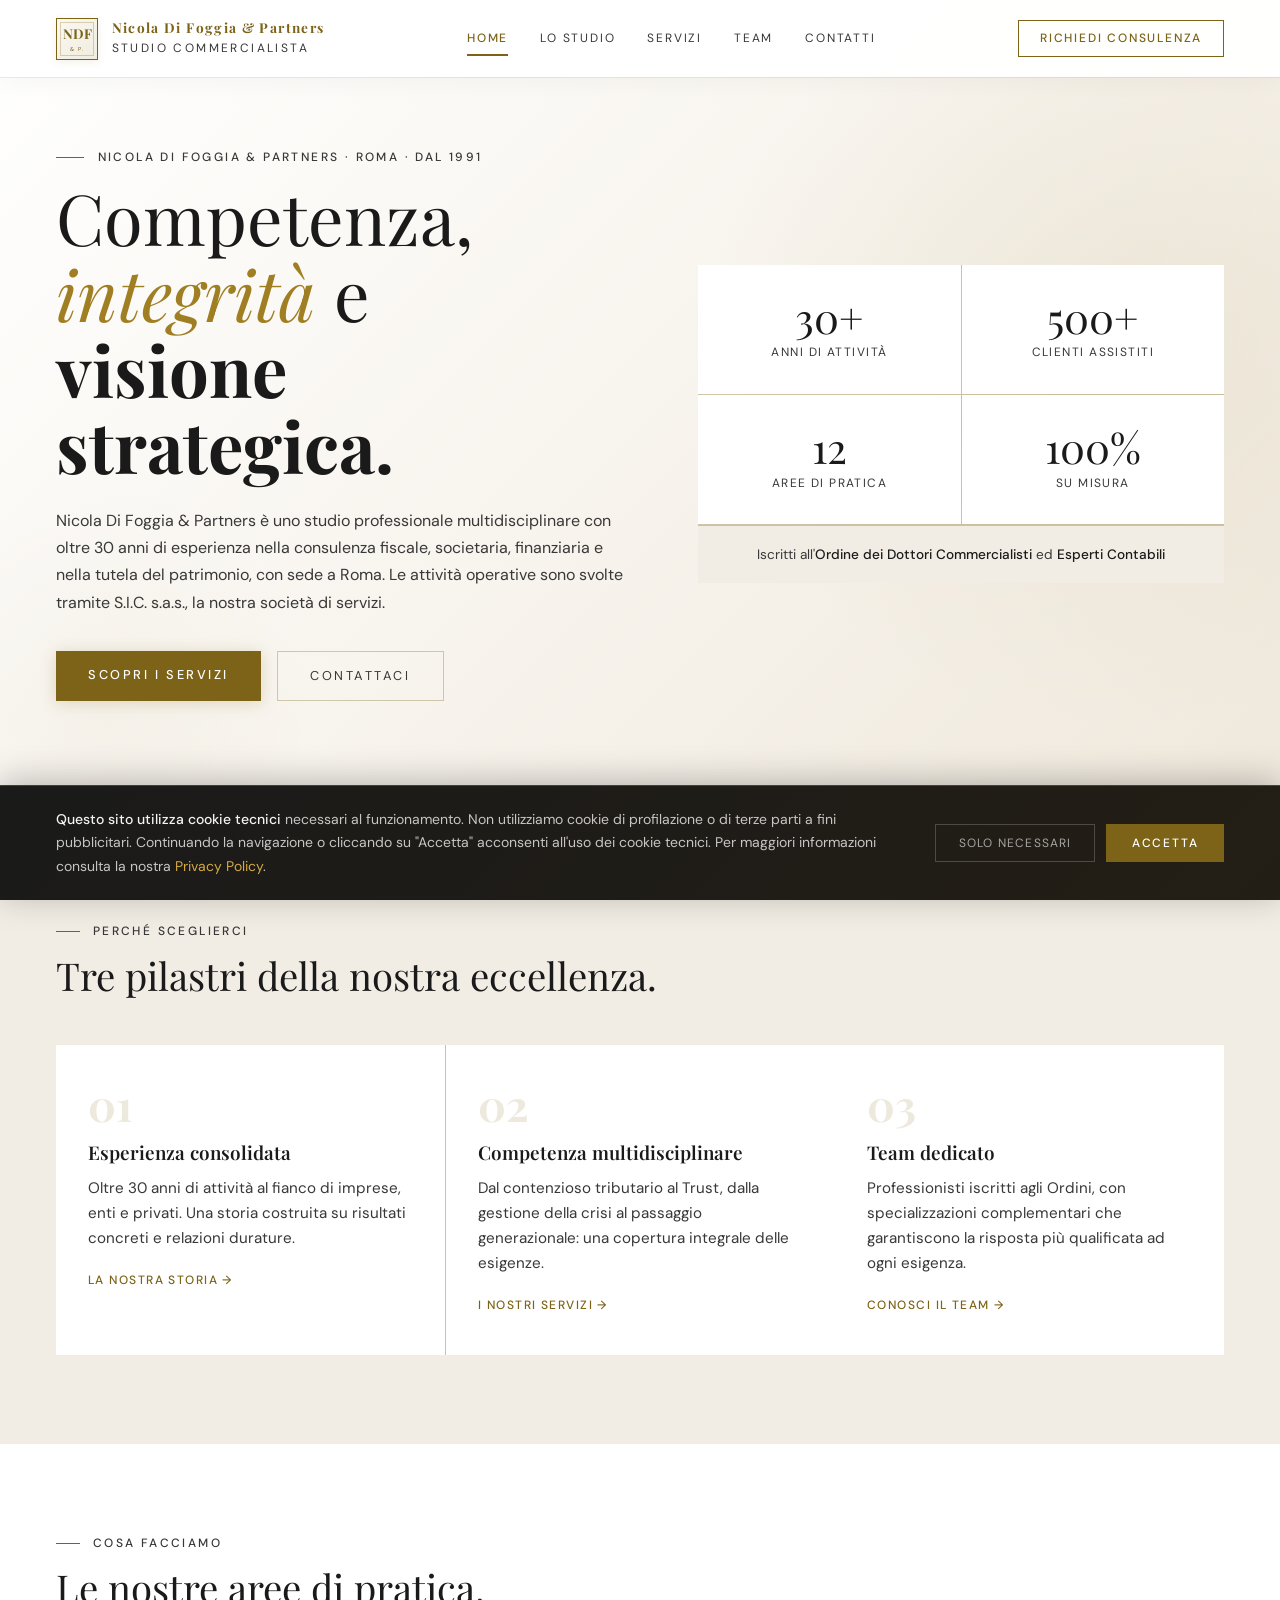
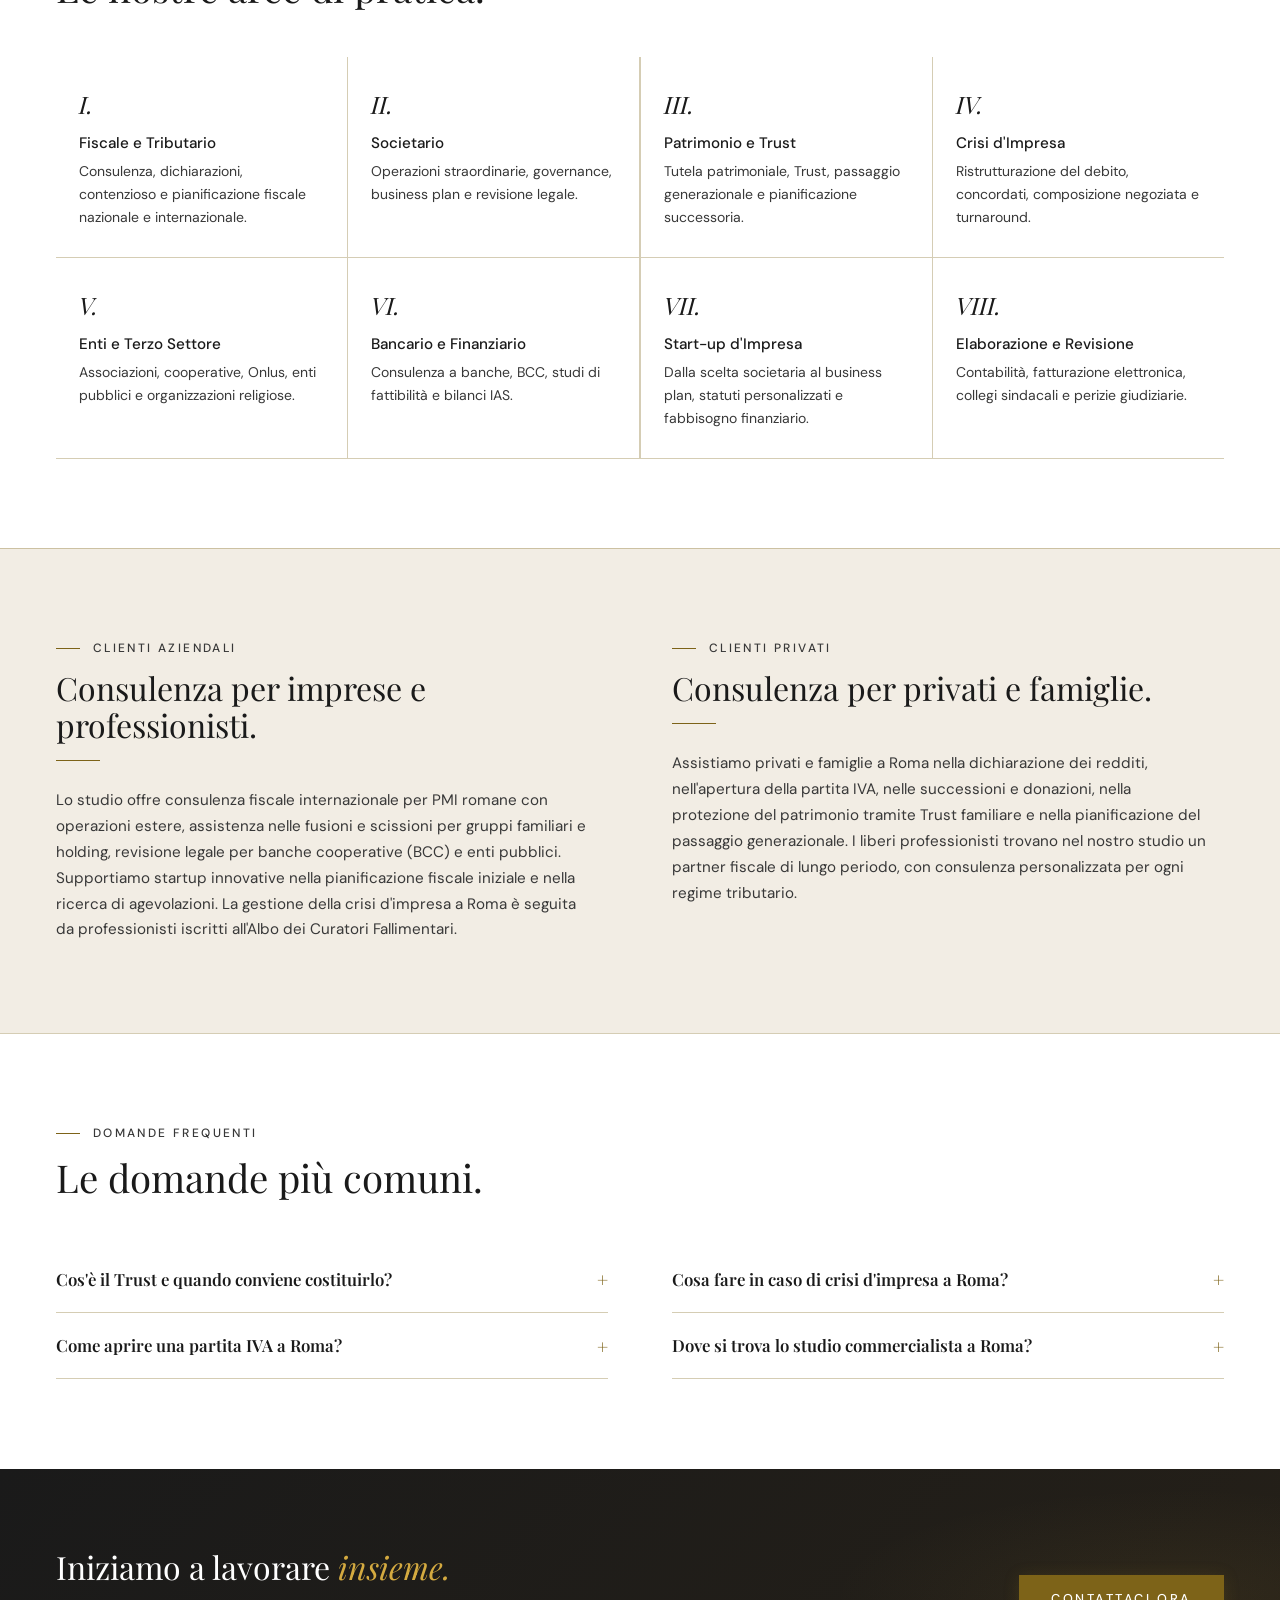
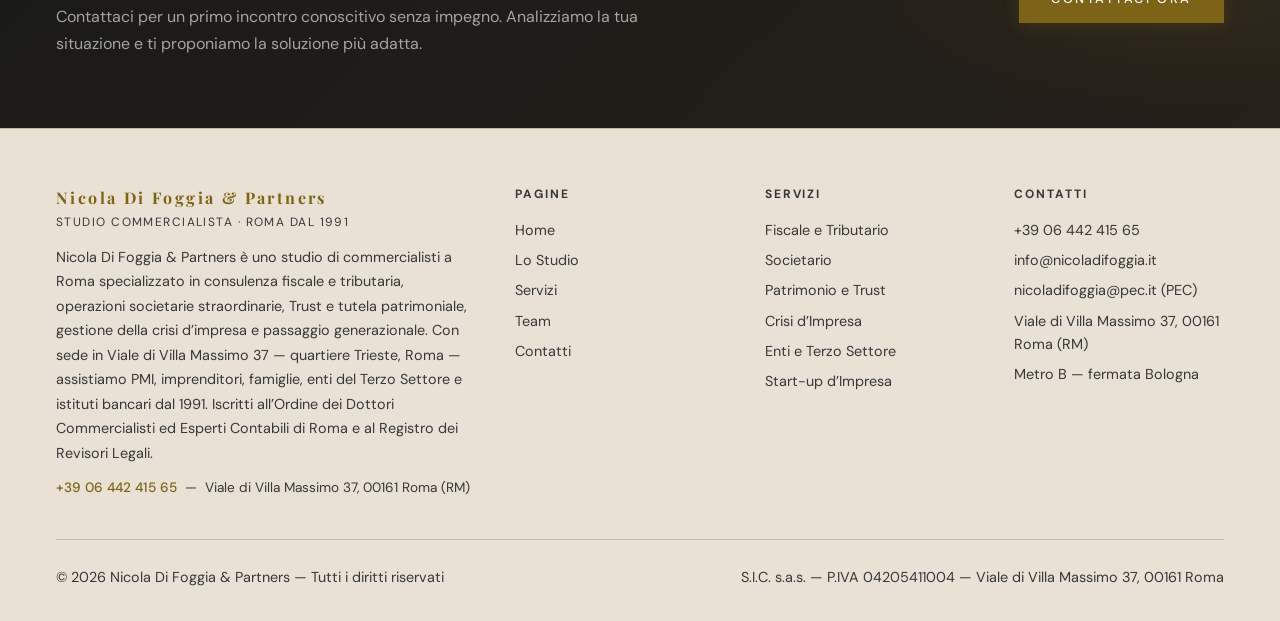
<file: index.html>
<!DOCTYPE html>
<html lang="it">
<head>
<meta charset="UTF-8"/>
<meta name="viewport" content="width=device-width, initial-scale=1.0"/>

<!-- ══ SEO PRIMARIO ══ -->
<title>Nicola Di Foggia &amp; Partners | Commercialista Roma — Fiscale, Trust, Crisi d'Impresa dal 1991</title>
<meta name="description" content="Studio di commercialisti a Roma dal 1991. Nicola Di Foggia &amp; Partners: consulenza fiscale e tributaria, operazioni societarie, Trust, crisi d'impresa e passaggio generazionale. Quartiere Trieste, zona Bologna."/>
<meta name="keywords" content="commercialista Roma, studio fiscale Roma, consulenza tributaria Roma, trust Roma, crisi d'impresa Roma, passaggio generazionale Roma, commercialista Trieste Roma, revisione legale Roma, operazioni straordinarie Roma, commercialista PMI Roma, consulenza societaria Roma, dichiarazione dei redditi Roma, aprire partita IVA Roma, curatore fallimentare Roma, CTU tribunale Roma"/>
<meta name="robots" content="index, follow"/>
<meta name="author" content="Nicola Di Foggia &amp; Partners"/>
<meta name="theme-color" content="#8a6d1b"/>

<!-- ══ CANONICAL ══ -->
<link rel="canonical" href="https://fladifoai.github.io/sito-sic/"/>

<!-- ══ OPEN GRAPH (LinkedIn, WhatsApp, Facebook) ══ -->
<meta property="og:type" content="website"/>
<meta property="og:url" content="https://fladifoai.github.io/sito-sic/"/>
<meta property="og:title" content="Nicola Di Foggia &amp; Partners | Commercialista Roma dal 1991"/>
<meta property="og:description" content="Studio professionale multidisciplinare a Roma: consulenza fiscale, societaria, Trust, crisi d'impresa e passaggio generazionale. Oltre 30 anni di esperienza. Quartiere Trieste, zona Bologna."/>
<meta property="og:image" content="https://fladifoai.github.io/sito-sic/og-image.jpg"/>
<meta property="og:locale" content="it_IT"/>
<meta property="og:site_name" content="Nicola Di Foggia &amp; Partners"/>

<!-- ══ TWITTER/X CARD ══ -->
<meta name="twitter:card" content="summary_large_image"/>
<meta name="twitter:title" content="Nicola Di Foggia &amp; Partners | Commercialista Roma"/>
<meta name="twitter:description" content="Studio di commercialisti a Roma dal 1991 — consulenza fiscale, Trust, crisi d'impresa, passaggio generazionale."/>

<!-- ══ GEO / LOCAL SEO ══ -->
<meta name="geo.region" content="IT-RM"/>
<meta name="geo.placename" content="Roma"/>
<meta name="geo.position" content="41.9082;12.5170"/>
<meta name="ICBM" content="41.9082, 12.5170"/>

<!-- ══ GEO — AI/Freshness signals ══ -->
<meta name="article:modified_time" content="2025-06-01"/>
<meta name="DC.date.modified" content="2025-06-01"/>

<!-- ══ PERFORMANCE: Preconnect ══ -->
<link rel="preconnect" href="https://fonts.googleapis.com"/>
<link rel="preconnect" href="https://fonts.gstatic.com" crossorigin/>

<!-- ══ FONTS ══ -->
<link href="https://fonts.googleapis.com/css2?family=Playfair+Display:ital,wght@0,400;0,600;0,700;1,400&family=DM+Sans:wght@400;500&display=swap" rel="stylesheet"/>
<link rel="stylesheet" href="concalma-animations.css"/>

<!-- ══ SCHEMA MARKUP JSON-LD ══ -->
<script type="application/ld+json">
{
  "@context": "https://schema.org",
  "@graph": [
    {
      "@type": ["AccountingService", "LegalService"],
      "@id": "https://fladifoai.github.io/sito-sic/#organization",
      "name": "Nicola Di Foggia & Partners",
      "alternateName": ["Studio Nicola Di Foggia", "S.I.C. s.a.s."],
      "description": "Studio professionale multidisciplinare con oltre 30 anni di esperienza in consulenza fiscale, societaria, finanziaria e patrimoniale a Roma dal 1991. Specializzato in contenzioso tributario, operazioni straordinarie, Trust, crisi d'impresa e passaggio generazionale.",
      "url": "https://fladifoai.github.io/sito-sic/",
      "telephone": "+390644241565",
      "faxNumber": "+390644241565",
      "email": "info@nicoladifoggia.it",
      "foundingDate": "1991",
      "vatID": "IT04205411004",
      "address": {
        "@type": "PostalAddress",
        "streetAddress": "Viale di Villa Massimo 37",
        "addressLocality": "Roma",
        "addressRegion": "RM",
        "postalCode": "00161",
        "addressCountry": "IT"
      },
      "geo": {
        "@type": "GeoCoordinates",
        "latitude": 41.9082,
        "longitude": 12.5170
      },
      "openingHoursSpecification": [{
        "@type": "OpeningHoursSpecification",
        "dayOfWeek": ["Monday","Tuesday","Wednesday","Thursday","Friday"],
        "opens": "09:00",
        "closes": "18:00"
      }],
      "areaServed": ["Roma", "Lazio", "Italia"],
      "priceRange": "€€€",
      "currenciesAccepted": "EUR",
      "paymentAccepted": "Bonifico bancario",
      "sameAs": [
        "https://www.odcec.roma.it/",
        "https://www.revisionelegale.mef.gov.it/"
      ],
      "hasOfferCatalog": {
        "@type": "OfferCatalog",
        "name": "Servizi professionali",
        "itemListElement": [
          {"@type": "Offer", "itemOffered": {"@type": "Service", "name": "Consulenza Tributaria e Contenzioso Fiscale", "description": "Il contenzioso tributario è la procedura mediante la quale il contribuente si oppone agli atti dell'Amministrazione finanziaria dinanzi alle Corti di Giustizia Tributaria. Assistenza in accertamenti, verifiche fiscali, ricorsi, mediazioni e appelli ai sensi del D.Lgs. 546/1992."}},
          {"@type": "Offer", "itemOffered": {"@type": "Service", "name": "Consulenza Societaria e Operazioni Straordinarie", "description": "Fusioni ai sensi dell'art. 2501 c.c., scissioni, trasformazioni, conferimenti d'azienda. Governance societaria, statuti personalizzati, piani industriali e revisione legale."}},
          {"@type": "Offer", "itemOffered": {"@type": "Service", "name": "Trust e Tutela Patrimoniale", "description": "Il Trust è uno strumento giuridico di segregazione patrimoniale ai sensi della Convenzione dell'Aja del 1° luglio 1985. Costituzione di trust nazionali ed esteri, funzioni di trustee e protector, holding di famiglia, patti di famiglia e fondi patrimoniali."}},
          {"@type": "Offer", "itemOffered": {"@type": "Service", "name": "Gestione della Crisi d'Impresa", "description": "Strumenti previsti dal Codice della Crisi d'Impresa e dell'Insolvenza (D.Lgs. 14/2019): composizione negoziata della crisi, concordato preventivo, piani di ristrutturazione del debito, accordi ex art. 57 CCII, transazione fiscale."}},
          {"@type": "Offer", "itemOffered": {"@type": "Service", "name": "Enti e Terzo Settore", "description": "Consulenza per associazioni, APS, enti del Terzo Settore ai sensi del D.Lgs. 117/2017 (Codice del Terzo Settore), società sportive dilettantistiche, ordini religiosi, cooperative e consorzi."}},
          {"@type": "Offer", "itemOffered": {"@type": "Service", "name": "Consulenza Bancaria e Finanziaria", "description": "Consulenza a BCC e istituti bancari, predisposizione bilanci IAS/IFRS, studi di fattibilità per nuove banche, comitati promotori, prospetti informativi T.U.F."}},
          {"@type": "Offer", "itemOffered": {"@type": "Service", "name": "Start-up d'Impresa e Business Plan", "description": "Costituzione di start-up innovative ai sensi del D.L. 179/2012, scelta della forma societaria, statuti personalizzati, business plan, fabbisogno finanziario e pianificazione fiscale iniziale."}},
          {"@type": "Offer", "itemOffered": {"@type": "Service", "name": "Elaborazione Contabile e Revisione Legale", "description": "Contabilità generale, dichiarazioni fiscali, fatturazione elettronica, collegi sindacali, revisione legale dei conti ai sensi del D.Lgs. 39/2010, perizie giudiziarie civili e penali."}}
        ]
      }
    },
    {
      "@type": "Person",
      "@id": "https://fladifoai.github.io/sito-sic/#nicola-di-foggia",
      "name": "Nicola Di Foggia",
      "jobTitle": "Dottore Commercialista — Fondatore e Titolare",
      "worksFor": {
        "@type": "Organization",
        "name": "Nicola Di Foggia & Partners",
        "@id": "https://fladifoai.github.io/sito-sic/#organization"
      },
      "address": {
        "@type": "PostalAddress",
        "streetAddress": "Viale di Villa Massimo 37",
        "addressLocality": "Roma",
        "postalCode": "00161",
        "addressCountry": "IT"
      },
      "knowsAbout": [
        "diritto tributario",
        "trust e tutela patrimoniale",
        "crisi d'impresa",
        "operazioni straordinarie",
        "passaggio generazionale",
        "pianificazione fiscale internazionale",
        "revisione legale",
        "curatore fallimentare"
      ]
    },
    {
      "@type": "FAQPage",
      "@id": "https://fladifoai.github.io/sito-sic/#faq",
      "mainEntity": [
        {
          "@type": "Question",
          "name": "Cosa fa uno studio di commercialisti a Roma?",
          "acceptedAnswer": {
            "@type": "Answer",
            "text": "Uno studio di commercialisti a Roma offre consulenza fiscale, tributaria, societaria e patrimoniale. Nicola Di Foggia & Partners, fondato nel 1991 e situato in Viale di Villa Massimo 37 nel quartiere Trieste, assiste PMI, privati, enti del Terzo Settore e gruppi familiari in tutte le aree della consulenza professionale. I professionisti dello studio sono iscritti all'Ordine dei Dottori Commercialisti ed Esperti Contabili di Roma e al Registro dei Revisori Legali."
          }
        },
        {
          "@type": "Question",
          "name": "Quanto costa un commercialista a Roma per una PMI?",
          "acceptedAnswer": {
            "@type": "Answer",
            "text": "Il costo dipende dalla complessità dei servizi richiesti (contabilità ordinaria, dichiarazioni fiscali, consulenza societaria, ecc.). Lo studio Nicola Di Foggia & Partners offre un primo incontro conoscitivo senza impegno per valutare le esigenze specifiche dell'impresa. Contattaci al +39 06 442 415 65 o via email a info@nicoladifoggia.it."
          }
        },
        {
          "@type": "Question",
          "name": "Cos'è il Trust e quando conviene costituirlo a Roma?",
          "acceptedAnswer": {
            "@type": "Answer",
            "text": "Il Trust è uno strumento giuridico di tutela e segregazione patrimoniale riconosciuto in Italia ai sensi della Convenzione dell'Aja del 1° luglio 1985 (ratificata con L. 364/1989). Consente di separare beni dal patrimonio del disponente per proteggerli e destinarli a beneficiari specifici. È utilizzato per la protezione del patrimonio familiare, il passaggio generazionale dell'impresa, la tutela di soggetti deboli e la pianificazione successoria. Lo studio Nicola Di Foggia & Partners assiste nella costituzione di trust nazionali ed esteri, nelle funzioni di trustee e protector."
          }
        },
        {
          "@type": "Question",
          "name": "Cosa fare in caso di crisi d'impresa a Roma?",
          "acceptedAnswer": {
            "@type": "Answer",
            "text": "Il Codice della Crisi d'Impresa e dell'Insolvenza (D.Lgs. 14/2019, modificato dal D.Lgs. 83/2022) prevede strumenti di allerta e risanamento: la composizione negoziata della crisi (art. 12 CCII), il concordato preventivo, i piani di ristrutturazione omologati (PRO), gli accordi di ristrutturazione del debito (art. 57 CCII) e la transazione fiscale. Lo studio Nicola Di Foggia & Partners, iscritto all'Albo dei Curatori Fallimentari e Commissari, assiste le imprese in tutte le fasi del risanamento, dalla prevenzione all'uscita dalla crisi."
          }
        },
        {
          "@type": "Question",
          "name": "Dove si trova lo studio Nicola Di Foggia a Roma?",
          "acceptedAnswer": {
            "@type": "Answer",
            "text": "Lo studio Nicola Di Foggia & Partners si trova in Viale di Villa Massimo 37, 00161 Roma, nel quartiere Trieste. È facilmente raggiungibile con la metropolitana Linea B fermata Bologna (pochi minuti a piedi), con i bus linee 310, 360 e 86 (fermata Viale Eritrea/Villa Massimo) o in auto con parcheggio disponibile in zona. Telefono: +39 06 442 415 65. Orari: lunedì-venerdì 9:00-18:00."
          }
        },
        {
          "@type": "Question",
          "name": "Come aprire una partita IVA a Roma con un commercialista?",
          "acceptedAnswer": {
            "@type": "Answer",
            "text": "Per aprire una partita IVA a Roma è necessario scegliere il codice ATECO appropriato, il regime fiscale (ordinario o forfettario ex L. 190/2014) e la forma giuridica (ditta individuale, SRL, SAS, ecc.). Lo studio Nicola Di Foggia & Partners assiste liberi professionisti e imprenditori nell'apertura della partita IVA, nella scelta del regime fiscale ottimale e nella pianificazione tributaria iniziale."
          }
        },
        {
          "@type": "Question",
          "name": "Cosa sono le operazioni straordinarie societarie?",
          "acceptedAnswer": {
            "@type": "Answer",
            "text": "Le operazioni straordinarie sono operazioni che modificano strutturalmente la società: fusioni (art. 2501 c.c.), scissioni (art. 2506 c.c.), trasformazioni (art. 2498 c.c.), conferimenti di aziende o rami aziendali, liquidazioni e procedure concorsuali. Lo studio Nicola Di Foggia & Partners vanta specifica esperienza nell'assistenza a queste operazioni per PMI, gruppi familiari e holding."
          }
        }
      ]
    },
    {
      "@type": "BreadcrumbList",
      "itemListElement": [
        {"@type": "ListItem", "position": 1, "name": "Home", "item": "https://fladifoai.github.io/sito-sic/"},
        {"@type": "ListItem", "position": 2, "name": "Lo Studio", "item": "https://fladifoai.github.io/sito-sic/#studio"},
        {"@type": "ListItem", "position": 3, "name": "Servizi", "item": "https://fladifoai.github.io/sito-sic/#servizi"},
        {"@type": "ListItem", "position": 4, "name": "Team", "item": "https://fladifoai.github.io/sito-sic/#team"},
        {"@type": "ListItem", "position": 5, "name": "Contatti", "item": "https://fladifoai.github.io/sito-sic/#contatti"}
      ]
    },
    {
      "@type": "WebSite",
      "@id": "https://fladifoai.github.io/sito-sic/#website",
      "url": "https://fladifoai.github.io/sito-sic/",
      "name": "Nicola Di Foggia & Partners",
      "description": "Commercialista Roma — Studio professionale multidisciplinare dal 1991",
      "inLanguage": "it-IT",
      "publisher": {
        "@id": "https://fladifoai.github.io/sito-sic/#organization"
      }
    }
  ]
}
</script>
<style>
/* ══════════════════════════════════════
   RESET & VARIABILI
   ══════════════════════════════════════ */
*,*::before,*::after{-webkit-box-sizing:border-box;box-sizing:border-box;margin:0;padding:0}
:root{
  --w:#fff;--bg:#f7f5f2;--bg2:#eeebe6;
  /* WCAG AA: gold scurito per contrasto >=4.5:1 su bianco */
  --gold:#7d6318;--gold2:#a07e22;
  /* gold decorativo (usato solo su sfondi scuri dove ha contrasto sufficiente) */
  --gold-light:#d4aa40;
  --txt:#1a1a1a;--mut:#4a4a4a;/* scurito da #6b6b6b per contrasto AA */
  --brd:rgba(138,109,27,.22);--dk:#1a1a1a;
  /* focus ring */
  --focus-ring:2px solid #0056b3;--focus-offset:2px;
}
html{scroll-behavior:smooth}
body{font-family:'DM Sans',Georgia,sans-serif;color:var(--txt);overflow-x:hidden;font-size:16px;line-height:1.6}

/* ── SKIP LINK (accessibilita') ── */
.skip-link{position:absolute;top:-100px;left:0;background:var(--gold);color:#fff;padding:.8rem 1.5rem;z-index:9999;font-size:1rem;font-weight:500;text-decoration:none;-webkit-transition:top .2s;transition:top .2s}
.skip-link:focus{top:0}

/* ── FOCUS STYLES GLOBALI ── */
a:focus-visible,button:focus-visible,input:focus-visible,textarea:focus-visible,select:focus-visible{outline:var(--focus-ring);outline-offset:var(--focus-offset)}
/* fallback per browser senza :focus-visible */
a:focus,button:focus,input:focus,textarea:focus,select:focus{outline:var(--focus-ring);outline-offset:var(--focus-offset)}
/* rimuovi doppio outline dove :focus-visible e' supportato */
@supports selector(:focus-visible){
  a:focus:not(:focus-visible),button:focus:not(:focus-visible){outline:none}
}

/* ══════════════════════════════════════
   NAVIGAZIONE PAGINE - JS-BASED (cross-browser)
   ══════════════════════════════════════ */
.page{display:none}
.page.active{display:block}

/* ══════════════════════════════════════
   NAVBAR
   ══════════════════════════════════════ */
nav{position:fixed;top:0;left:0;right:0;z-index:500;display:-webkit-box;display:-ms-flexbox;display:flex;-webkit-box-align:center;-ms-flex-align:center;align-items:center;-webkit-box-pack:justify;-ms-flex-pack:justify;justify-content:space-between;padding:1.1rem 3.5rem;background:rgba(255,255,255,.97);border-bottom:1px solid var(--brd)}
nav[role="navigation"]{position:fixed}

/* Hamburger menu mobile */
.hamburger{display:none;background:none;border:1px solid var(--brd);padding:.5rem;cursor:pointer;width:40px;height:40px;-webkit-box-align:center;-ms-flex-align:center;align-items:center;-webkit-box-pack:center;-ms-flex-pack:center;justify-content:center;flex-shrink:0}
.hamburger span{display:block;width:20px;height:2px;background:var(--gold);position:relative}
.hamburger span::before,.hamburger span::after{content:'';position:absolute;width:20px;height:2px;background:var(--gold);left:0}
.hamburger span::before{top:-6px}
.hamburger span::after{top:6px}

.logo{display:-webkit-box;display:-ms-flexbox;display:flex;-webkit-box-align:center;-ms-flex-align:center;align-items:center;gap:.85rem;cursor:pointer;text-decoration:none}
.logo-box{width:42px;height:42px;border:1.5px solid var(--gold);display:-webkit-box;display:-ms-flexbox;display:flex;-webkit-box-orient:vertical;-webkit-box-direction:normal;-ms-flex-direction:column;flex-direction:column;-webkit-box-align:center;-ms-flex-align:center;align-items:center;-webkit-box-pack:center;-ms-flex-pack:center;justify-content:center;position:relative;-ms-flex-negative:0;flex-shrink:0}
.logo-box::before{content:'';position:absolute;top:3px;right:3px;bottom:3px;left:3px;border:.5px solid rgba(138,109,27,.3)}
.logo-box b{font-family:'Playfair Display',serif;font-size:.85rem;font-weight:700;color:var(--gold);position:relative;z-index:1}
.logo-box small{font-size:.35rem;letter-spacing:.15em;color:var(--gold);text-transform:uppercase;position:relative;z-index:1}
.logo-txt{display:-webkit-box;display:-ms-flexbox;display:flex;-webkit-box-orient:vertical;-webkit-box-direction:normal;-ms-flex-direction:column;flex-direction:column}
.logo-main{font-family:'Playfair Display',serif;font-size:.85rem;font-weight:700;color:var(--gold);letter-spacing:.1em;line-height:1.3}
.logo-sub{font-size:.6rem;font-weight:400;letter-spacing:.2em;text-transform:uppercase;color:var(--mut);margin-top:2px}
.nav-links{display:-webkit-box;display:-ms-flexbox;display:flex;list-style:none;gap:.2rem}
.nav-links a{font-size:.75rem;letter-spacing:.15em;text-transform:uppercase;color:var(--mut);text-decoration:none;padding:.5rem .9rem;display:block;-webkit-transition:color .3s;transition:color .3s;position:relative}
.nav-links a::after{content:'';position:absolute;bottom:0;left:.9rem;right:.9rem;height:2px;background:var(--gold);-webkit-transform:scaleX(0);transform:scaleX(0);-webkit-transition:-webkit-transform .3s;transition:transform .3s}
.nav-links a:hover{color:var(--gold)}
.nav-links a:hover::after,.nav-links a[aria-current="page"]::after{-webkit-transform:scaleX(1);transform:scaleX(1)}
.nav-links a[aria-current="page"]{color:var(--gold);font-weight:500}
.nav-cta{padding:.5rem 1.3rem;border:1px solid var(--gold);font-size:.75rem;font-weight:500;letter-spacing:.15em;text-transform:uppercase;color:var(--gold);background:none;cursor:pointer;font-family:inherit;-webkit-transition:all .3s;transition:all .3s;text-decoration:none}
.nav-cta:hover,.nav-cta:focus{background:var(--gold);color:#fff}

.pt{padding-top:68px}

/* ══════════════════════════════════════
   COMPONENTI COMUNI
   ══════════════════════════════════════ */
.etichetta{font-size:.75rem;letter-spacing:.2em;text-transform:uppercase;color:var(--gold);display:-webkit-box;display:-ms-flexbox;display:flex;-webkit-box-align:center;-ms-flex-align:center;align-items:center;gap:.8rem;margin-bottom:.9rem;font-weight:500}
.etichetta::before{content:'';width:24px;height:1.5px;background:var(--gold);display:block}
.titolo{font-family:'Playfair Display',serif;font-size:clamp(1.85rem,3vw,2.8rem);font-weight:400;line-height:1.2;margin-bottom:1.1rem}
.titolo em{font-style:italic;color:var(--gold2)}
.linea-oro{width:44px;height:1.5px;background:var(--gold);margin:1.2rem 0 1.7rem}
.btn-oro{display:inline-block;padding:.85rem 2rem;background:var(--gold);color:#fff;font-size:.8rem;font-weight:500;letter-spacing:.15em;text-transform:uppercase;border:none;cursor:pointer;font-family:inherit;text-decoration:none;-webkit-transition:background .3s;transition:background .3s}
.btn-oro:hover,.btn-oro:focus{background:var(--gold2)}
.btn-bordo{display:inline-block;padding:.85rem 2rem;border:1px solid var(--brd);color:var(--mut);font-size:.8rem;letter-spacing:.15em;text-transform:uppercase;cursor:pointer;text-decoration:none;-webkit-transition:all .3s;transition:all .3s}
.btn-bordo:hover,.btn-bordo:focus{border-color:var(--gold);color:var(--gold)}
.intestazione{background:var(--bg);padding:4rem 3.5rem 3rem;border-bottom:1px solid var(--brd)}
.intestazione h1{font-family:'Playfair Display',serif;font-size:clamp(2.2rem,4vw,3.5rem);font-weight:400;line-height:1.1;margin:.6rem 0 1rem}
.intestazione h1 em{font-style:italic;color:var(--gold2)}
.intestazione p{font-size:1rem;font-weight:400;line-height:1.7;color:var(--mut);max-width:580px}

/* ══════════════════════════════════════
   FOOTER
   ══════════════════════════════════════ */
footer{background:var(--bg2);border-top:1px solid var(--brd);padding:3.5rem 3.5rem 2rem}
.fg{display:grid;grid-template-columns:2fr 1fr 1fr 1fr;gap:2.5rem;margin-bottom:2.5rem}
.fn{font-family:'Playfair Display',serif;font-size:1rem;font-weight:700;color:var(--gold);letter-spacing:.15em}
.fs2{font-size:.65rem;letter-spacing:.18em;text-transform:uppercase;color:var(--mut);margin-top:2px;margin-bottom:.8rem}
.fc2 p{font-size:.875rem;font-weight:400;color:var(--mut);line-height:1.7}
.fc2 h5{font-size:.7rem;letter-spacing:.16em;text-transform:uppercase;color:var(--gold);margin-bottom:.9rem}
.fc2 ul{list-style:none}
.fc2 li{margin-bottom:.45rem}
.fc2 li a,.fc2 li span{font-size:.875rem;font-weight:400;color:var(--mut);text-decoration:none;cursor:pointer;-webkit-transition:color .3s;transition:color .3s;display:block}
.fc2 li a:hover,.fc2 li span:hover{color:var(--gold)}
.fb2{border-top:1px solid var(--brd);padding-top:1.6rem;display:-webkit-box;display:-ms-flexbox;display:flex;-webkit-box-pack:justify;-ms-flex-pack:justify;justify-content:space-between;-ms-flex-wrap:wrap;flex-wrap:wrap;gap:.7rem}
.fb2 span{font-size:.8rem;font-weight:400;color:var(--mut)}

/* ══════════════════════════════════════
   HOME
   ══════════════════════════════════════ */
.hero{min-height:calc(100vh - 68px);display:grid;grid-template-columns:1.1fr 1fr;-webkit-box-align:center;-ms-flex-align:center;align-items:center;padding:4rem 3.5rem 3rem;gap:4rem;position:relative;overflow:hidden;background:var(--w)}
.hero-bg{position:absolute;top:0;right:0;bottom:0;left:0;background:radial-gradient(ellipse 60% 70% at 90% 50%,rgba(138,109,27,.05),transparent 65%);pointer-events:none}
.hero-sx{position:relative;z-index:1}
.hero-tag{font-size:.75rem;letter-spacing:.2em;text-transform:uppercase;color:var(--gold);margin-bottom:1.7rem;display:-webkit-box;display:-ms-flexbox;display:flex;-webkit-box-align:center;-ms-flex-align:center;align-items:center;gap:.85rem;font-weight:500}
.hero-tag::before{content:'';width:28px;height:1.5px;background:var(--gold)}
.hero-sx h1{font-family:'Playfair Display',serif;font-size:clamp(2.7rem,5vw,4.8rem);font-weight:400;line-height:1.08}
.hero-sx h1 em{font-style:italic;color:var(--gold2)}
.hero-sx h1 strong{font-weight:700;display:block}
.hero-desc{margin-top:1.5rem;font-size:1rem;font-weight:400;line-height:1.7;color:var(--mut);max-width:490px}
.hero-btn{margin-top:2.2rem;display:-webkit-box;display:-ms-flexbox;display:flex;gap:1rem;-ms-flex-wrap:wrap;flex-wrap:wrap}
.hero-dx{position:relative;z-index:1}
.sg{display:grid;grid-template-columns:1fr 1fr;gap:1px;background:var(--brd)}
.sb{background:var(--w);padding:1.9rem 1.5rem;text-align:center;border:1px solid transparent;-webkit-transition:border-color .3s;transition:border-color .3s}
.sb:hover{border-color:var(--gold)}
.sn{font-family:'Playfair Display',serif;font-size:2.6rem;font-weight:400;color:var(--gold);line-height:1}
.sl{font-size:.75rem;letter-spacing:.12em;text-transform:uppercase;color:var(--mut);margin-top:.35rem}
.sf{grid-column:1/-1;background:var(--bg);padding:1.1rem;text-align:center;font-size:.85rem;font-weight:400;color:var(--mut);border-top:1px solid var(--brd)}
.sf strong{color:var(--gold);font-weight:500}

.sec-pillars{background:var(--bg);padding:5rem 3.5rem}
.pg3{display:grid;grid-template-columns:repeat(3,1fr);gap:1px;background:var(--brd);margin-top:2.5rem}
.pi{background:var(--w);padding:2.4rem 2rem;text-decoration:none;color:inherit;display:block;position:relative;overflow:hidden;-webkit-transition:background .3s;transition:background .3s}
.pi::after{content:'';position:absolute;bottom:0;left:0;right:0;height:2px;background:var(--gold);-webkit-transform:scaleX(0);transform:scaleX(0);-webkit-transform-origin:left;transform-origin:left;-webkit-transition:-webkit-transform .4s;transition:transform .4s}
.pi:hover,.pi:focus{background:var(--bg)}
.pi:hover::after,.pi:focus::after{-webkit-transform:scaleX(1);transform:scaleX(1)}
.pin{font-family:'Playfair Display',serif;font-size:2.7rem;color:rgba(138,109,27,.15);font-weight:700;line-height:1;margin-bottom:.9rem}
.pi h3{font-family:'Playfair Display',serif;font-size:1.18rem;font-weight:600;margin-bottom:.65rem}
.pi p{font-size:.95rem;font-weight:400;line-height:1.7;color:var(--mut);margin-bottom:.9rem}
.pil{font-size:.75rem;letter-spacing:.15em;text-transform:uppercase;color:var(--gold);font-weight:500}

.sec-aree{background:var(--w);padding:5rem 3.5rem}
.ag4{display:grid;grid-template-columns:repeat(4,1fr);gap:1px;background:var(--brd);margin-top:2.5rem}
.ac{background:var(--w);padding:1.7rem 1.4rem;text-decoration:none;color:inherit;display:block;-webkit-transition:background .3s;transition:background .3s;border:1px solid transparent}
.ac:hover,.ac:focus{background:var(--bg);border-color:var(--gold)}
.ai{font-family:'Playfair Display',serif;font-size:1.5rem;color:var(--gold);margin-bottom:.65rem;font-style:italic}
.ac h4{font-size:.95rem;font-weight:500;margin-bottom:.38rem}
.ac p{font-size:.875rem;font-weight:400;color:var(--mut);line-height:1.6}

.ctab{background:var(--dk);padding:4.5rem 3.5rem;display:-webkit-box;display:-ms-flexbox;display:flex;-webkit-box-align:center;-ms-flex-align:center;align-items:center;-webkit-box-pack:justify;-ms-flex-pack:justify;justify-content:space-between;gap:3rem}
.ctab h2{font-family:'Playfair Display',serif;font-size:2rem;font-weight:400;color:#fff;margin-bottom:.65rem}
.ctab h2 em{font-style:italic;color:var(--gold-light)}
.ctab p{font-size:1rem;font-weight:400;color:rgba(255,255,255,.6);line-height:1.7;max-width:500px}

/* ══════════════════════════════════════
   LO STUDIO
   ══════════════════════════════════════ */
.sec-2col{background:var(--w);padding:5rem 3.5rem;display:grid;grid-template-columns:1fr 1fr;gap:5rem;-webkit-box-align:center;-ms-flex-align:center;align-items:center}
.testo-col p{font-size:1rem;font-weight:400;line-height:1.7;color:var(--mut);margin-bottom:1rem}
.testo-col p strong{color:var(--txt);font-weight:500}
.cit{background:var(--bg);padding:2.6rem;border-left:3px solid var(--gold);position:relative}
.cit::before{content:'\201C';font-family:'Playfair Display',serif;font-size:5rem;color:rgba(138,109,27,.12);position:absolute;top:-1rem;left:1.2rem;line-height:1}
.cit p{font-family:'Playfair Display',serif;font-size:1.22rem;font-style:italic;line-height:1.6;position:relative;z-index:1}
.cit cite{display:block;margin-top:1rem;font-size:.75rem;letter-spacing:.18em;text-transform:uppercase;color:var(--gold);font-style:normal}

.sec-tl{background:var(--bg);padding:5rem 3.5rem}
.tl{max-width:860px;margin:2.5rem auto 0}
.tli{display:-webkit-box;display:-ms-flexbox;display:flex;gap:2rem;margin-bottom:2rem;position:relative}
.tli:not(:last-child)::before{content:'';position:absolute;left:19px;top:40px;bottom:-2rem;width:1px;background:var(--brd)}
.tld{width:40px;height:40px;border:1.5px solid var(--gold);border-radius:50%;display:-webkit-box;display:-ms-flexbox;display:flex;-webkit-box-align:center;-ms-flex-align:center;align-items:center;-webkit-box-pack:center;-ms-flex-pack:center;justify-content:center;font-family:'Playfair Display',serif;font-size:.75rem;color:var(--gold);font-weight:700;-ms-flex-negative:0;flex-shrink:0;background:var(--bg);position:relative;z-index:1}
.tla{font-size:.75rem;letter-spacing:.2em;text-transform:uppercase;color:var(--gold);margin-bottom:.28rem;font-weight:500}
.tlt{font-family:'Playfair Display',serif;font-size:1.1rem;font-weight:600;margin-bottom:.32rem}
.tlx{font-size:1rem;font-weight:400;color:var(--mut);line-height:1.7}
.tlx strong{color:var(--txt);font-weight:500}

.sec-val{background:var(--w);padding:5rem 3.5rem}
.vg4{display:grid;grid-template-columns:repeat(4,1fr);gap:1px;background:var(--brd);margin-top:2.5rem}
.vc{background:var(--w);padding:2.2rem 1.7rem;-webkit-transition:background .3s;transition:background .3s;position:relative;overflow:hidden}
.vc::after{content:'';position:absolute;bottom:0;left:0;right:0;height:2px;background:var(--gold);-webkit-transform:scaleX(0);transform:scaleX(0);-webkit-transform-origin:left;transform-origin:left;-webkit-transition:-webkit-transform .4s;transition:transform .4s}
.vc:hover{background:var(--bg)}.vc:hover::after{-webkit-transform:scaleX(1);transform:scaleX(1)}
.vl{font-family:'Playfair Display',serif;font-size:2.8rem;color:rgba(138,109,27,.15);font-weight:700;line-height:1;margin-bottom:.85rem}
.vc h3{font-family:'Playfair Display',serif;font-size:1.1rem;font-weight:600;margin-bottom:.55rem}
.vc p{font-size:.95rem;font-weight:400;line-height:1.7;color:var(--mut)}

/* ══════════════════════════════════════
   SERVIZI
   ══════════════════════════════════════ */
.sec-ng{display:grid;grid-template-columns:1fr 1fr;gap:1px;background:var(--brd)}
.nb{background:var(--w);padding:1.7rem 1.4rem;text-align:center}
.nn{font-family:'Playfair Display',serif;font-size:2.4rem;color:var(--gold);font-weight:400}
.nl{font-size:.75rem;letter-spacing:.12em;text-transform:uppercase;color:var(--mut);margin-top:.32rem}

.sec-tab{background:var(--bg);padding:0 3.5rem 5.5rem}
.tabn{display:-webkit-box;display:-ms-flexbox;display:flex;-ms-flex-wrap:wrap;flex-wrap:wrap;border-bottom:1px solid var(--brd);background:var(--w);margin-left:-3.5rem;margin-right:-3.5rem;padding:0 3.5rem}
.tabn[role="tablist"]{display:-webkit-box;display:-ms-flexbox;display:flex}
.tabb{padding:.85rem 1.3rem;font-size:.8rem;font-weight:400;letter-spacing:.1em;text-transform:uppercase;color:var(--mut);background:none;border:none;cursor:pointer;border-bottom:2px solid transparent;margin-bottom:-1px;font-family:inherit;white-space:nowrap;-webkit-transition:color .3s;transition:color .3s}
.tabb:hover{color:var(--txt)}
.tabb[aria-selected="true"]{color:var(--gold);border-bottom-color:var(--gold);font-weight:500}
.tabc{display:none}
.tabc[aria-hidden="false"]{display:grid;grid-template-columns:repeat(3,1fr);gap:1px;background:var(--brd)}
.svc{background:var(--w);padding:1.8rem 1.6rem}
.svc:hover{background:#fdfcfa}
.svc h4{font-size:1rem;font-weight:500;margin-bottom:.65rem;padding-bottom:.5rem;border-bottom:1px solid var(--brd)}
.svc ul{list-style:none}
.svc li{font-size:.9rem;font-weight:400;color:var(--mut);padding:.3rem 0;display:-webkit-box;display:-ms-flexbox;display:flex;gap:.5rem;-webkit-box-align:start;-ms-flex-align:start;align-items:flex-start;border-bottom:1px solid rgba(0,0,0,.04);line-height:1.5}
.svc li::before{content:'\2013';color:var(--gold);font-size:.75rem;-ms-flex-negative:0;flex-shrink:0;margin-top:2px}

/* ══════════════════════════════════════
   TEAM
   ══════════════════════════════════════ */
.sec-tmg{background:var(--bg);padding:5rem 3.5rem}
.tgg{display:grid;grid-template-columns:repeat(3,1fr);gap:1px;background:var(--brd);margin-top:2.5rem}
.tmc{background:var(--w);padding:2.2rem 1.7rem;text-align:center;-webkit-transition:background .3s;transition:background .3s}
.tmc:hover{background:#fdfcfa}
.av{width:66px;height:66px;border:1.5px solid var(--brd);border-radius:50%;display:-webkit-box;display:-ms-flexbox;display:flex;-webkit-box-align:center;-ms-flex-align:center;align-items:center;-webkit-box-pack:center;-ms-flex-pack:center;justify-content:center;margin:0 auto .95rem;font-family:'Playfair Display',serif;font-size:1.05rem;color:var(--gold);background:var(--bg);-webkit-transition:border-color .3s;transition:border-color .3s}
.tmc:hover .av{border-color:var(--gold)}
.tnm{font-family:'Playfair Display',serif;font-size:1rem;font-weight:600;margin-bottom:.22rem}
.trl{font-size:.75rem;letter-spacing:.12em;text-transform:uppercase;color:var(--gold);margin-bottom:.65rem}
.tsp{font-size:.875rem;font-weight:400;color:var(--mut);line-height:1.5}

.qlf{background:var(--bg);padding:2.2rem;border:1px solid var(--brd)}
.qlf h4{font-family:'Playfair Display',serif;font-size:1.05rem;font-weight:600;margin-bottom:.85rem}
.qlf ul{list-style:none}
.qlf li{font-size:.95rem;font-weight:400;color:var(--mut);padding:.42rem 0;border-bottom:1px solid var(--brd);display:-webkit-box;display:-ms-flexbox;display:flex;gap:.65rem;-webkit-box-align:start;-ms-flex-align:start;align-items:flex-start}
.qlf li::before{content:'\2022';color:var(--gold);font-size:.65rem;margin-top:4px;-ms-flex-negative:0;flex-shrink:0}

.sec-sett{background:var(--w);padding:5rem 3.5rem}
.stg{display:-webkit-box;display:-ms-flexbox;display:flex;-ms-flex-wrap:wrap;flex-wrap:wrap;gap:.5rem;margin-top:1.8rem}
.stk{padding:.5rem 1rem;border:1px solid var(--brd);font-size:.85rem;font-weight:400;color:var(--mut);-webkit-transition:all .3s;transition:all .3s}
.stk:hover{border-color:var(--gold);color:var(--gold)}

/* ══════════════════════════════════════
   CONTATTI
   ══════════════════════════════════════ */
.c3{display:-webkit-box;display:-ms-flexbox;display:flex;-webkit-box-orient:vertical;-webkit-box-direction:normal;-ms-flex-direction:column;flex-direction:column;gap:1px;background:var(--brd)}
.crow{padding:2.5rem 3.5rem;display:grid;grid-template-columns:220px 1fr;gap:3rem;-webkit-box-align:start;-ms-flex-align:start;align-items:start}
.crow.w{background:var(--w)}.crow.g{background:var(--bg)}
.crow-hdr{display:-webkit-box;display:-ms-flexbox;display:flex;-webkit-box-orient:vertical;-webkit-box-direction:normal;-ms-flex-direction:column;flex-direction:column;padding-top:.2rem}
.crow-hdr h3{font-family:'Playfair Display',serif;font-size:1.15rem;font-weight:600;margin-top:.5rem;line-height:1.25}
.crow-hdr h3 em{font-style:italic;color:var(--gold2)}
.ir{display:-webkit-box;display:-ms-flexbox;display:flex;gap:1.2rem;-webkit-box-align:start;-ms-flex-align:start;align-items:flex-start;padding:.8rem 0;border-bottom:1px solid var(--brd);width:100%}
.il{font-size:.7rem;letter-spacing:.2em;text-transform:uppercase;color:var(--gold);min-width:66px;margin-top:2px;-ms-flex-negative:0;flex-shrink:0;font-weight:500}
.iv{font-size:1rem;font-weight:400;color:var(--txt);line-height:1.55}
.iv a{color:var(--gold);text-decoration:none;font-weight:500}
.iv a:hover,.iv a:focus{text-decoration:underline}
.mw{display:-webkit-box;display:-ms-flexbox;display:flex;-webkit-box-orient:vertical;-webkit-box-direction:normal;-ms-flex-direction:column;flex-direction:column;gap:.75rem;border-top:1px solid var(--brd);padding-top:.8rem}
.mb{border:1px solid var(--brd);overflow:hidden}
.mb iframe{display:block;width:100%;height:200px;border:0}
.ml{display:-webkit-inline-box;display:-ms-inline-flexbox;display:inline-flex;-webkit-box-align:center;-ms-flex-align:center;align-items:center;gap:.4rem;font-size:.75rem;letter-spacing:.15em;text-transform:uppercase;color:var(--gold);text-decoration:none;font-weight:500}
.ml:hover,.ml:focus{text-decoration:underline}
.tr2{display:grid;grid-template-columns:1fr 1fr;gap:1px;background:var(--brd);border-top:1px solid var(--brd)}
.tri{display:-webkit-box;display:-ms-flexbox;display:flex;gap:1rem;-webkit-box-align:start;-ms-flex-align:start;align-items:flex-start;background:var(--w);padding:.9rem 1.1rem}
.crow.g .tri{background:var(--bg)}
.trt{font-size:.7rem;letter-spacing:.15em;text-transform:uppercase;color:var(--gold);min-width:48px;margin-top:2px;-ms-flex-negative:0;flex-shrink:0;font-weight:500}
.tri span:last-child{font-size:.95rem;font-weight:400;color:var(--txt);line-height:1.5}

/* Form contatti */
.sec-form{background:var(--bg);padding:4rem 3.5rem 5.5rem;border-top:1px solid var(--brd)}
.fgri{max-width:900px;display:-webkit-box;display:-ms-flexbox;display:flex;-webkit-box-orient:vertical;-webkit-box-direction:normal;-ms-flex-direction:column;flex-direction:column;gap:1px}
.frig{display:grid;grid-template-columns:1fr 1fr;gap:1px}
.cap{background:var(--w);border:1px solid var(--brd);position:relative;-webkit-transition:border-color .3s;transition:border-color .3s}
.cap:focus-within{border-color:var(--gold)}
.cap label{position:absolute;top:.75rem;left:1.15rem;font-size:.7rem;letter-spacing:.18em;text-transform:uppercase;color:var(--mut);pointer-events:none}
.cap input,.cap textarea,.cap select{width:100%;background:transparent;border:none;outline:none;color:var(--txt);font-family:inherit;font-size:1rem;padding:2rem 1.15rem .75rem}
.cap textarea{min-height:130px;resize:vertical}
.cap select{-webkit-appearance:none;-moz-appearance:none;appearance:none;background-image:url("data:image/svg+xml,%3Csvg xmlns='http://www.w3.org/2000/svg' width='12' height='8'%3E%3Cpath d='M1 1l5 5 5-5' stroke='%238a6d1b' fill='none' stroke-width='1.5'/%3E%3C/svg%3E");background-repeat:no-repeat;background-position:right 1rem center}
.binv{margin-top:1px;padding:1rem 2.2rem;background:var(--gold);color:#fff;border:none;font-family:inherit;font-size:.85rem;font-weight:500;letter-spacing:.2em;text-transform:uppercase;cursor:pointer;-webkit-transition:background .3s;transition:background .3s}
.binv:hover,.binv:focus{background:var(--gold2)}
.mok{display:none;margin-top:1px;padding:1.2rem;border:1px solid var(--gold);background:rgba(138,109,27,.09);font-size:1rem;color:var(--gold)}

/* ARIA live region per annunci screen reader */
.sr-only{position:absolute;width:1px;height:1px;padding:0;margin:-1px;overflow:hidden;clip:rect(0,0,0,0);white-space:nowrap;border:0}

/* ══════════════════════════════════════
   RESPONSIVE
   ══════════════════════════════════════ */
@media(max-width:1060px){
  nav{padding:1rem 1.5rem}
  .hamburger{display:-webkit-box;display:-ms-flexbox;display:flex}
  .nav-links{display:none;position:absolute;top:100%;left:0;right:0;background:var(--w);-webkit-box-orient:vertical;-webkit-box-direction:normal;-ms-flex-direction:column;flex-direction:column;border-bottom:1px solid var(--brd);padding:1rem 0}
  .nav-links.open{display:-webkit-box;display:-ms-flexbox;display:flex}
  .nav-links a{padding:.8rem 1.5rem;font-size:.85rem}
  .nav-cta{display:none}
  .hero,.sec-2col{grid-template-columns:1fr;padding:3rem 1.5rem;gap:2.5rem;min-height:auto}
  .hero-dx,.qlf{display:none}
  .sec-pillars,.sec-aree,.ctab,.sec-tl,.sec-val,.sec-tab,.sec-tmg,.sec-sett,.sec-form{padding-left:1.5rem;padding-right:1.5rem}
  .intestazione{padding:3.2rem 1.5rem 2.2rem}
  .pg3,.vg4{grid-template-columns:1fr 1fr}
  .ag4,.tgg{grid-template-columns:1fr 1fr}
  .tabn{margin-left:-1.5rem;margin-right:-1.5rem;padding:0 1.5rem;overflow-x:auto;-ms-flex-wrap:nowrap;flex-wrap:nowrap;-webkit-overflow-scrolling:touch}
  .tabc[aria-hidden="false"]{grid-template-columns:1fr 1fr}
  .c3{-webkit-box-orient:vertical;-webkit-box-direction:normal;-ms-flex-direction:column;flex-direction:column}
  .crow{grid-template-columns:1fr;padding:2rem 1.5rem;gap:1.5rem}
  .fg{grid-template-columns:1fr 1fr}
  footer{padding:3rem 1.5rem 1.5rem}
  .fb2{-webkit-box-orient:vertical;-webkit-box-direction:normal;-ms-flex-direction:column;flex-direction:column}
  .ctab{-webkit-box-orient:vertical;-webkit-box-direction:normal;-ms-flex-direction:column;flex-direction:column;text-align:center;padding:3.5rem 1.5rem}
  .frig{grid-template-columns:1fr}
}
@media(max-width:600px){
  .pg3,.ag4,.vg4,.tgg,.tabc[aria-hidden="false"]{grid-template-columns:1fr}
  .fg{grid-template-columns:1fr}
  .tr2{grid-template-columns:1fr}
}

/* ══════════════════════════════════════
   LUXURY DESIGN UPGRADE
   ══════════════════════════════════════ */

/* Navbar glass effect */
nav{
  background:rgba(255,255,255,.95);
  -webkit-backdrop-filter:blur(16px);
  backdrop-filter:blur(16px);
  border-bottom:none;
  box-shadow:0 1px 0 rgba(138,109,27,.12),0 4px 24px rgba(0,0,0,.04);
}

/* Logo box refined */
.logo-box{
  background:linear-gradient(135deg,#faf8f2 0%,#f0ecdf 100%);
  box-shadow:0 2px 8px rgba(138,109,27,.1);
}

/* Hero richer */
.hero{
  background:linear-gradient(135deg,#ffffff 0%,#faf8f4 50%,#f4f0e8 100%);
}
.hero-bg{
  background:
    radial-gradient(ellipse 55% 80% at 88% 40%,rgba(138,109,27,.08),transparent 60%),
    radial-gradient(ellipse 30% 50% at 8% 85%,rgba(138,109,27,.04),transparent 55%);
}
.hero-sx h1{font-size:clamp(3rem,5.5vw,5.5rem)}

/* Buttons refined */
.btn-oro{
  letter-spacing:.2em;
  box-shadow:0 2px 16px rgba(138,109,27,.22);
  -webkit-transition:all .35s ease;
  transition:all .35s ease;
}
.btn-oro:hover,.btn-oro:focus{
  background:var(--gold2);
  box-shadow:0 6px 28px rgba(138,109,27,.32);
  -webkit-transform:translateY(-2px);
  transform:translateY(-2px);
}
.btn-bordo{
  letter-spacing:.2em;
  -webkit-transition:all .35s ease;
  transition:all .35s ease;
}
.btn-bordo:hover,.btn-bordo:focus{
  border-color:var(--gold);
  color:var(--gold);
  -webkit-transform:translateY(-2px);
  transform:translateY(-2px);
}
.nav-cta{-webkit-transition:all .35s ease;transition:all .35s ease}
.nav-cta:hover,.nav-cta:focus{background:var(--gold);color:#fff;box-shadow:0 2px 12px rgba(138,109,27,.22)}

/* Intestazione — more dramatic */
.intestazione{
  background:linear-gradient(135deg,#f9f7f2 0%,#edeae2 100%);
  padding:5.5rem 3.5rem 4rem;
  position:relative;
  overflow:hidden;
  border-bottom:1px solid var(--brd);
}
.intestazione::before{
  content:'';
  position:absolute;
  top:0;right:0;bottom:0;
  width:45%;
  background:radial-gradient(ellipse at 80% 50%,rgba(138,109,27,.07),transparent 65%);
  pointer-events:none;
}
.intestazione h1{font-size:clamp(2.6rem,4.5vw,4.2rem)}

/* Pillar cards */
.pi{
  -webkit-transition:background .3s,box-shadow .3s,-webkit-transform .3s;
  transition:background .3s,box-shadow .3s,transform .3s;
}
.pi:hover,.pi:focus{
  background:var(--bg);
  box-shadow:0 8px 32px rgba(0,0,0,.07);
  -webkit-transform:translateY(-4px);
  transform:translateY(-4px);
}

/* Area cards */
.ac{
  -webkit-transition:background .3s,box-shadow .3s,-webkit-transform .3s;
  transition:background .3s,box-shadow .3s,transform .3s;
}
.ac:hover,.ac:focus{
  background:var(--bg);
  border-color:var(--gold);
  box-shadow:0 4px 20px rgba(138,109,27,.08);
  -webkit-transform:translateY(-2px);
  transform:translateY(-2px);
}

/* Team cards — premium */
.tmc{
  padding:2.8rem 2rem;
  -webkit-transition:background .3s,box-shadow .3s,-webkit-transform .3s;
  transition:background .3s,box-shadow .3s,transform .3s;
  position:relative;
  overflow:hidden;
}
.tmc::before{
  content:'';
  position:absolute;
  top:0;left:0;right:0;
  height:3px;
  background:linear-gradient(90deg,transparent,var(--gold-light),transparent);
  opacity:0;
  -webkit-transition:opacity .4s;
  transition:opacity .4s;
}
.tmc:hover::before{opacity:1}
.tmc:hover{
  background:#fdfcf9;
  box-shadow:0 10px 36px rgba(0,0,0,.08);
  -webkit-transform:translateY(-5px);
  transform:translateY(-5px);
}

/* Avatar bigger and refined */
.av{
  width:78px;height:78px;font-size:1.12rem;
  background:linear-gradient(135deg,#faf8f2,#f0ecdf);
  box-shadow:0 2px 12px rgba(138,109,27,.1);
}
.tmc:hover .av{
  border-color:var(--gold);
  box-shadow:0 4px 20px rgba(138,109,27,.2);
}

/* Service cards */
.svc{
  -webkit-transition:background .3s,box-shadow .3s;
  transition:background .3s,box-shadow .3s;
}
.svc:hover{background:#fdfcf9;box-shadow:0 4px 16px rgba(0,0,0,.05)}
.svc h4{font-family:'Playfair Display',serif;font-size:1.05rem;font-weight:600}

/* Values cards */
.vc{
  padding:2.6rem 2rem;
  -webkit-transition:background .3s,box-shadow .3s,-webkit-transform .3s;
  transition:background .3s,box-shadow .3s,transform .3s;
  position:relative;
  overflow:hidden;
}
.vc::before{
  content:'';
  position:absolute;
  top:0;left:0;right:0;
  height:3px;
  background:linear-gradient(90deg,transparent,var(--gold-light),transparent);
  opacity:0;
  -webkit-transition:opacity .4s;
  transition:opacity .4s;
}
.vc:hover::before{opacity:1}
.vc:hover{
  background:#fdfcf9;
  box-shadow:0 10px 32px rgba(0,0,0,.07);
  -webkit-transform:translateY(-4px);
  transform:translateY(-4px);
}

/* CTA section — more dramatic */
.ctab{
  background:linear-gradient(135deg,#1a1a1a 0%,#252018 100%);
  position:relative;
  overflow:hidden;
}
.ctab::after{
  content:'';
  position:absolute;
  top:0;right:0;
  width:40%;height:100%;
  background:radial-gradient(ellipse at 80% 50%,rgba(212,170,64,.07),transparent 60%);
  pointer-events:none;
}

/* CTA button */
.ctab .btn-oro{
  position:relative;z-index:1;
  -ms-flex-negative:0;flex-shrink:0;
}

/* Quote block */
.cit{
  background:linear-gradient(135deg,#f7f5f0,#edeae3);
  box-shadow:0 4px 28px rgba(0,0,0,.06);
  border-left:3px solid var(--gold);
}

/* Timeline dots */
.tld{
  background:linear-gradient(135deg,#faf8f2,#f0ecdf);
  box-shadow:0 2px 12px rgba(138,109,27,.12);
}

/* Sector tags */
.stk{cursor:default;-webkit-transition:all .3s;transition:all .3s}
.stk:hover{background:rgba(138,109,27,.06);border-color:var(--gold);color:var(--gold)}

/* Stats boxes */
.sb{-webkit-transition:all .3s;transition:all .3s}
.sb:hover{background:#faf8f2;border-color:var(--gold);box-shadow:0 4px 16px rgba(138,109,27,.08)}

/* Form */
.cap{-webkit-transition:border-color .3s,box-shadow .3s;transition:border-color .3s,box-shadow .3s}
.cap:focus-within{border-color:var(--gold);box-shadow:0 0 0 3px rgba(138,109,27,.1)}

/* Footer refined */
footer{background:#ede9e2;border-top:1px solid var(--brd)}

/* ── SERVIZI — hover avanzato ── */
.svc{
  position:relative;overflow:hidden;cursor:default;
  -webkit-transition:background .3s,box-shadow .3s,-webkit-transform .25s;
  transition:background .3s,box-shadow .3s,transform .25s;
}
.svc::before{
  content:'';position:absolute;left:0;top:0;bottom:0;width:3px;
  background:var(--gold);
  -webkit-transform:scaleY(0);transform:scaleY(0);
  -webkit-transform-origin:bottom;transform-origin:bottom;
  -webkit-transition:-webkit-transform .35s ease;transition:transform .35s ease;
}
.svc:hover::before{-webkit-transform:scaleY(1);transform:scaleY(1)}
.svc:hover{
  background:#faf8f4;
  box-shadow:0 6px 28px rgba(0,0,0,.07);
  -webkit-transform:translateX(5px);transform:translateX(5px);
}
.svc:hover h4{color:var(--gold);-webkit-transition:color .3s;transition:color .3s}
.svc li{-webkit-transition:padding-left .2s,color .2s;transition:padding-left .2s,color .2s}
.svc:hover li{color:var(--txt);padding-left:.2rem}

/* ── AREA CARDS home — hover gold number ── */
.ac .ai{-webkit-transition:color .3s,-webkit-transform .3s;transition:color .3s,transform .3s}
.ac:hover .ai{color:var(--gold2);-webkit-transform:scale(1.1);transform:scale(1.1)}

/* ── TIMELINE items — hover ── */
.tli{-webkit-transition:background .3s;transition:background .3s;padding:.5rem;border-radius:2px}
.tli:hover{background:rgba(138,109,27,.04)}
.tli:hover .tld{border-color:var(--gold);box-shadow:0 0 0 4px rgba(138,109,27,.12)}

/* ── VALORI cards — number hover ── */
.vc:hover .vl{color:rgba(138,109,27,.3);-webkit-transition:color .4s;transition:color .4s}

/* ── TEAM CARD CLICCABILE (bio) ── */
.tmc-bio{cursor:pointer;-webkit-user-select:none;-moz-user-select:none;user-select:none}
.tmc-bio .bio-hint{
  font-size:.7rem;letter-spacing:.15em;text-transform:uppercase;
  color:var(--gold);margin-top:.9rem;
  opacity:0;-webkit-transform:translateY(4px);transform:translateY(4px);
  -webkit-transition:opacity .3s,-webkit-transform .3s;transition:opacity .3s,transform .3s;
}
.tmc-bio:hover .bio-hint,.tmc-bio:focus .bio-hint{opacity:1;-webkit-transform:translateY(0);transform:translateY(0)}
.tmc-bio:focus{outline:var(--focus-ring);outline-offset:var(--focus-offset)}

/* ── MODAL ── */
.modal-overlay{
  display:none;position:fixed;top:0;left:0;right:0;bottom:0;
  background:rgba(15,12,8,.65);z-index:2000;
  -webkit-box-align:center;-ms-flex-align:center;align-items:center;
  -webkit-box-pack:center;-ms-flex-pack:center;justify-content:center;
  padding:2rem;
  -webkit-backdrop-filter:blur(6px);backdrop-filter:blur(6px);
}
.modal-overlay.open{display:-webkit-box;display:-ms-flexbox;display:flex}
.modal-panel{
  background:#fff;max-width:700px;width:100%;max-height:88vh;
  overflow-y:auto;position:relative;
  -webkit-animation:modalIn .35s ease;animation:modalIn .35s ease;
  box-shadow:0 32px 80px rgba(0,0,0,.3);
}
@-webkit-keyframes modalIn{from{opacity:0;-webkit-transform:translateY(28px);transform:translateY(28px)}to{opacity:1;-webkit-transform:translateY(0);transform:translateY(0)}}
@keyframes modalIn{from{opacity:0;transform:translateY(28px)}to{opacity:1;transform:translateY(0)}}
.modal-hdr{
  background:linear-gradient(135deg,#1a1a1a 0%,#231e15 100%);
  padding:2.8rem 3rem;display:-webkit-box;display:-ms-flexbox;display:flex;
  -webkit-box-align:center;-ms-flex-align:center;align-items:center;
  gap:2rem;position:relative;overflow:hidden;
}
.modal-hdr::after{
  content:'';position:absolute;top:0;right:0;bottom:0;width:50%;
  background:radial-gradient(ellipse at 80% 50%,rgba(212,170,64,.08),transparent 65%);
  pointer-events:none;
}
.modal-av{
  width:82px;height:82px;border:1.5px solid rgba(212,170,64,.45);border-radius:50%;
  display:-webkit-box;display:-ms-flexbox;display:flex;
  -webkit-box-align:center;-ms-flex-align:center;align-items:center;
  -webkit-box-pack:center;-ms-flex-pack:center;justify-content:center;
  font-family:'Playfair Display',serif;font-size:1.35rem;color:var(--gold-light);
  background:rgba(255,255,255,.05);-ms-flex-negative:0;flex-shrink:0;position:relative;z-index:1;
}
.modal-info{position:relative;z-index:1}
.modal-nome{font-family:'Playfair Display',serif;font-size:1.65rem;font-weight:400;color:#fff;line-height:1.2}
.modal-ruolo{font-size:.72rem;letter-spacing:.16em;text-transform:uppercase;color:var(--gold-light);margin-top:.4rem;font-weight:500}
.modal-close{
  position:absolute;top:1.2rem;right:1.5rem;z-index:2;
  background:none;border:1px solid rgba(255,255,255,.2);color:rgba(255,255,255,.65);
  width:36px;height:36px;cursor:pointer;font-size:1rem;
  display:-webkit-box;display:-ms-flexbox;display:flex;
  -webkit-box-align:center;-ms-flex-align:center;align-items:center;
  -webkit-box-pack:center;-ms-flex-pack:center;justify-content:center;
  font-family:inherit;-webkit-transition:all .3s;transition:all .3s;
}
.modal-close:hover{background:rgba(255,255,255,.12);color:#fff;border-color:rgba(255,255,255,.5)}
.modal-body{padding:2.5rem 3rem}
.modal-stitle{
  font-size:.68rem;letter-spacing:.16em;text-transform:uppercase;color:var(--gold);
  margin-bottom:.85rem;display:-webkit-box;display:-ms-flexbox;display:flex;
  -webkit-box-align:center;-ms-flex-align:center;align-items:center;gap:.6rem;
}
.modal-stitle::before{content:'';width:20px;height:1.5px;background:var(--gold);display:block}
.modal-sec{margin-bottom:2.2rem}
.modal-ph{
  background:var(--bg);border:1px dashed rgba(138,109,27,.3);
  padding:2rem;text-align:center;color:var(--mut);
  font-size:.95rem;font-weight:400;font-style:italic;line-height:1.7;
}
.modal-ph strong{color:var(--gold);font-style:normal;font-weight:500}
@media(max-width:600px){
  .modal-hdr{padding:2rem 1.5rem;gap:1.2rem}
  .modal-body{padding:1.8rem 1.5rem}
  .modal-nome{font-size:1.3rem}
}

/* ══════════════════════════════════════
   FAQ DETAILS/SUMMARY
   ══════════════════════════════════════ */
details summary{
  -webkit-user-select:none;-moz-user-select:none;user-select:none;
  position:relative;padding-right:1.5rem;
}
details summary::after{
  content:'+';
  position:absolute;right:0;top:50%;
  -webkit-transform:translateY(-50%);transform:translateY(-50%);
  font-size:1.2rem;color:var(--gold);font-weight:400;
  -webkit-transition:-webkit-transform .3s;transition:transform .3s;
}
details[open] summary::after{content:'−'}
details summary::-webkit-details-marker{display:none}
details[open] summary{color:var(--gold)}

/* Note informative grid — responsive */
@media(max-width:768px){
  .sec-2col + section [style*="grid-template-columns:1fr 1fr"],
  [aria-label="Note informative sui servizi"] [style*="grid-template-columns:1fr 1fr"]{
    grid-template-columns:1fr!important;
  }
  [aria-label="Chi assistiamo"] [style*="grid-template-columns:1fr 1fr"]{
    grid-template-columns:1fr!important;
  }
}

/* ══════════════════════════════════════
   COOKIE BANNER
   ══════════════════════════════════════ */
#cookie-banner{
  position:fixed;bottom:0;left:0;right:0;z-index:3000;
  background:linear-gradient(135deg,#1a1a1a 0%,#231e15 100%);
  border-top:1px solid rgba(212,170,64,.25);
  padding:1.4rem 3.5rem;
  display:-webkit-box;display:-ms-flexbox;display:flex;
  -webkit-box-align:center;-ms-flex-align:center;align-items:center;
  -webkit-box-pack:justify;-ms-flex-pack:justify;justify-content:space-between;
  gap:2rem;
  -webkit-transform:translateY(100%);transform:translateY(100%);
  -webkit-transition:-webkit-transform .45s cubic-bezier(.16,1,.3,1);
  transition:transform .45s cubic-bezier(.16,1,.3,1);
  box-shadow:0 -4px 32px rgba(0,0,0,.25);
}
#cookie-banner.visible{-webkit-transform:translateY(0);transform:translateY(0)}
#cookie-banner.hiding{-webkit-transform:translateY(100%);transform:translateY(100%)}
.cookie-txt{-webkit-box-flex:1;-ms-flex:1;flex:1}
.cookie-txt p{font-size:.875rem;font-weight:400;color:rgba(255,255,255,.75);line-height:1.65}
.cookie-txt strong{color:rgba(255,255,255,.95);font-weight:500}
.cookie-txt a{color:var(--gold-light);text-decoration:none;-webkit-transition:opacity .2s;transition:opacity .2s}
.cookie-txt a:hover{opacity:.75;text-decoration:underline}
.cookie-actions{display:-webkit-box;display:-ms-flexbox;display:flex;gap:.7rem;-ms-flex-negative:0;flex-shrink:0;-ms-flex-wrap:wrap;flex-wrap:wrap}
.cookie-accept{
  padding:.65rem 1.6rem;background:var(--gold);color:#fff;
  border:none;cursor:pointer;font-family:inherit;
  font-size:.75rem;font-weight:500;letter-spacing:.15em;text-transform:uppercase;
  -webkit-transition:all .3s;transition:all .3s;white-space:nowrap;
}
.cookie-accept:hover{background:var(--gold2);box-shadow:0 4px 16px rgba(138,109,27,.3)}
.cookie-decline{
  padding:.65rem 1.4rem;background:none;
  border:1px solid rgba(255,255,255,.2);color:rgba(255,255,255,.6);
  cursor:pointer;font-family:inherit;
  font-size:.75rem;font-weight:400;letter-spacing:.1em;text-transform:uppercase;
  -webkit-transition:all .3s;transition:all .3s;white-space:nowrap;
}
.cookie-decline:hover{border-color:rgba(255,255,255,.45);color:rgba(255,255,255,.9)}
@media(max-width:768px){
  #cookie-banner{padding:1.2rem 1.5rem;-webkit-box-orient:vertical;-webkit-box-direction:normal;-ms-flex-direction:column;flex-direction:column;-webkit-box-align:start;-ms-flex-align:start;align-items:flex-start;gap:1rem}
  .cookie-actions{width:100%;-webkit-box-pack:justify;-ms-flex-pack:justify;justify-content:space-between}
  .cookie-accept,.cookie-decline{-webkit-box-flex:1;-ms-flex:1;flex:1;text-align:center}
}

/* ══════════════════════════════════════
   TIPOGRAFIA, SPAZI E COLORE DEL TESTO
   Regole: righe 45–75 caratteri, interlinea 1.6–1.7,
   testo piccolo mai sotto 12px, prossimità (titolo vicino
   al suo testo, lontano dal blocco precedente), ritmo
   verticale con pochi valori ripetuti.
   ══════════════════════════════════════ */
:root{
  --sec-y:clamp(4rem,7vw,6rem);   /* spazio verticale unico fra sezioni */
  --head-gap:3rem;                /* distanza titolo di sezione → contenuto */
  --measure:54ch;                 /* lunghezza massima riga di lettura */
}
body{-webkit-font-smoothing:antialiased;-moz-osx-font-smoothing:grayscale;text-rendering:optimizeLegibility}

/* Lunghezza riga: niente paragrafi da 110+ caratteri */
.hero-desc,.intestazione p,.testo-col p,.tlx,.ctab p,.cit p,
section[aria-label] p,details p,.sec-form > p{max-width:var(--measure)}
.hero-desc{max-width:48ch}
.intestazione p{max-width:50ch}
.testo-col p+p{margin-top:0}
/* Etichette dentro le colonne di testo ereditavano grigio e 16px */
.testo-col p.etichetta{font-size:.75rem;color:var(--gold);font-weight:500;line-height:1.6;margin-bottom:.75rem;max-width:none}

/* Ritmo verticale: un solo valore per le sezioni */
.sec-pillars,.sec-aree,.sec-tl,.sec-val,.sec-tmg,.sec-sett,.sec-2col,
section[aria-label="Chi assistiamo"],section[aria-label="Domande frequenti"],
section[aria-label="Note informative sui servizi"]{padding-top:var(--sec-y)!important;padding-bottom:var(--sec-y)!important}
.sec-form{padding-top:var(--sec-y);padding-bottom:var(--sec-y)}
.sec-tab{padding-bottom:var(--sec-y)}
.ctab{padding-top:calc(var(--sec-y) * .8);padding-bottom:calc(var(--sec-y) * .8)}

/* Prossimità: etichetta → titolo stretto, titolo → contenuto ampio */
.etichetta,.hero-tag{margin-bottom:.75rem}
.titolo{margin-bottom:1rem;line-height:1.15}
.titolo + .linea-oro{margin-top:.25rem}
.pg3,.ag4,.vg4,.tgg,.tl,.stg{margin-top:var(--head-gap)!important}
section[aria-label="Domande frequenti"] > div,
section[aria-label="Note informative sui servizi"] > div{margin-top:var(--head-gap)!important}
.pi h3,.vc h3,.ac h4,.svc h4{line-height:1.3}
.pi p,.vc p,.ac p{line-height:1.65}

/* Testo piccolo: minimo 12px, spaziatura maiuscoletto moderata */
.fs2,.logo-sub,.il,.trt,.cap label,.bio-hint,.tmc-bio .bio-hint,.modal-stitle,.fc2 h5{font-size:.75rem}
.fs2,.il,.trt,.cap label,.bio-hint,.sl,.nl,.trl,.tla,.pil,cite,.cit cite{letter-spacing:.12em}
.fc2 p,.fc2 li a,.fc2 li span,.fb2 span{font-size:.9rem}

/* Colore: link nel testo riconoscibili anche senza il colore (WCAG 1.4.1) */
.iv a,.fc2 p a,p a[href^="tel"],p a[href^="mailto"],details a{text-decoration:underline;text-decoration-thickness:1px;text-underline-offset:3px;text-decoration-color:rgba(125,99,24,.45)}
.iv a:hover,.fc2 p a:hover,p a[href^="tel"]:hover,details a:hover{text-decoration-color:currentColor}
/* Il grigio del testo secondario resta unico: niente grigi più chiari */
.tsp,.svc li,.ac p,.sl,.nl{color:var(--mut)}

/* ══════════════════════════════════════
   ACCENTO ORO: un solo ruolo
   L'oro segnala le azioni (pulsanti, link, voce attiva del menu).
   Etichette, numeri e ruoli tornano neutri; il trattino oro resta
   come piccolo segno di marca.
   Corsivo oro solo nell'apertura della home e nella call-to-action.
   ══════════════════════════════════════ */
.titolo em,.crow-hdr h3 em{font-style:normal;color:inherit}
.intestazione h1 em{color:inherit}
.etichetta,.hero-tag,.testo-col p.etichetta{color:var(--mut)}
.etichetta::before,.hero-tag::before{background:var(--gold)}
.sn,.nn,.ai{color:var(--txt)}
.ac:hover .ai{color:var(--txt)}
.sf strong{color:var(--txt)}
.trl,.tla,.il,.trt,.cit cite,.fc2 h5,.modal-stitle{color:var(--mut)}
.tld{color:var(--txt)}
.svc:hover h4{color:var(--txt)}
.pil{color:var(--gold)}

/* ══════════════════════════════════════
   CONTENITORE CENTRATO (schermi larghi)
   Il contenuto sta in una colonna di max 1240px centrata;
   gli sfondi delle sezioni restano a tutta larghezza.
   ══════════════════════════════════════ */
:root{--wrap:1240px;--px:max(3.5rem,calc((100vw - var(--wrap)) / 2))}
@media(min-width:1061px){
  nav,.hero,.intestazione,.sec-pillars,.sec-aree,.sec-tl,.sec-val,.sec-tmg,.sec-sett,
  .sec-2col,.sec-tab,.sec-form,.ctab,.crow,footer,#cookie-banner,
  section[aria-label="Chi assistiamo"],section[aria-label="Domande frequenti"],
  section[aria-label="Note informative sui servizi"]{padding-left:var(--px)!important;padding-right:var(--px)!important}
  .tabn{margin-left:calc(-1 * var(--px));margin-right:calc(-1 * var(--px));padding-left:var(--px);padding-right:var(--px)}
  section[aria-label="Chi assistiamo"] > div{max-width:none!important}
  section[aria-label="Domande frequenti"] > div{max-width:none!important;display:grid;grid-template-columns:1fr 1fr;column-gap:4rem;align-items:start}
  section[aria-label="Note informative sui servizi"] > div{max-width:none!important;grid-template-columns:repeat(3,1fr)!important}
  .crow{grid-template-columns:260px 1fr}
  .tabb{padding:.85rem .95rem;letter-spacing:.06em}
  /* Team: niente celle vuote colorate; l'ultima card va al centro */
  .tgg{background:none}
  .tmc{box-shadow:0 0 0 1px var(--brd)}
  .tgg > :last-child:nth-child(3n+1){grid-column:2}
}

/* ══════════════════════════════════════
   CONTRASTO PIÙ DECISO
   Testo secondario più scuro, sezioni alterne distinguibili,
   bordi delle card visibili.
   ══════════════════════════════════════ */
:root{
  --mut:#383838;                    /* testo secondario: 11.6:1 su bianco (era 8.9:1) */
  --bg:#f2ede4;                     /* sezioni alterne: si distinguono dal bianco */
  --bg2:#e8e1d4;
  --brd:rgba(125,99,24,.32);        /* bordi card più visibili */
}
footer{background:var(--bg2)}
.hero{background:linear-gradient(135deg,#ffffff 0%,#f7f3ec 55%,#efe8dc 100%)}
.intestazione{background:linear-gradient(135deg,#f5f1ea 0%,#e9e2d5 100%)}
h1,h2,h3,.titolo,.tnm,.tlt{color:var(--txt)}

/* ══════════════════════════════════════
   MOBILE — adattamento a tutti i telefoni
   (blocco finale: prevale sulle regole "luxury" precedenti)
   ══════════════════════════════════════ */
:root{--nav-h:68px;--gx:1.5rem}
html,body{overflow-x:hidden}
@supports (overflow-x:clip){html,body{overflow-x:clip}}
html{scroll-padding-top:var(--nav-h);-webkit-text-size-adjust:100%;text-size-adjust:100%}
img,iframe,video{max-width:100%}
.pt{padding-top:var(--nav-h)}
.nav-links .nav-mobile-only{display:none}
.hamburger span,.hamburger span::before,.hamburger span::after{transition:transform .25s,top .25s,background .2s}
.hamburger[aria-expanded="true"] span{background:transparent}
.hamburger[aria-expanded="true"] span::before{top:0;transform:rotate(45deg)}
.hamburger[aria-expanded="true"] span::after{top:0;transform:rotate(-45deg)}

@media(max-width:1060px){
  nav{padding:.75rem var(--gx);padding-left:max(var(--gx),env(safe-area-inset-left));padding-right:max(var(--gx),env(safe-area-inset-right))}
  .hamburger{width:44px;height:44px}
  .nav-links{max-height:calc(100vh - var(--nav-h));max-height:calc(100dvh - var(--nav-h));overflow-y:auto;box-shadow:0 12px 24px rgba(0,0,0,.06)}
  .nav-links a{padding:.95rem var(--gx);font-size:.85rem}
  .nav-links a::after{display:none}
  .nav-links .nav-mobile-only{display:block;border-top:1px solid var(--brd);margin-top:.5rem;padding-top:.5rem}
  .nav-links .nav-mobile-only a{color:var(--gold);font-weight:500}

  /* Hero: non finisce sotto la navbar */
  .hero{padding:calc(var(--nav-h) + 2.5rem) var(--gx) 3rem}
  .hero-dx{display:block}
  .qlf{display:block}

  /* Le regole "luxury" sovrascrivevano il padding mobile */
  .intestazione{padding:3rem var(--gx) 2.5rem}
  .sec-2col{padding:3.5rem var(--gx);gap:2.5rem}
  .sec-pillars,.sec-aree,.sec-tl,.sec-val,.sec-tmg,.sec-sett{padding:3.5rem var(--gx)}
  .sec-form{padding:3rem var(--gx) 4rem}
  .sec-tab{padding:0 var(--gx) 4rem}
  section[aria-label="Chi assistiamo"],
  section[aria-label="Domande frequenti"],
  section[aria-label="Note informative sui servizi"]{padding:3.5rem var(--gx)!important}
  section[aria-label="Chi assistiamo"] > div{gap:2.5rem!important}

  /* Team: 2 colonne, l'ultima card dispari occupa la riga intera */
  .tgg{grid-template-columns:1fr 1fr!important}
  .tgg > :last-child:nth-child(odd){grid-column:1/-1}
  .pg3 > :last-child:nth-child(odd),.vg4 > :last-child:nth-child(odd){grid-column:1/-1}
  .tmc,.vc{padding:2.2rem 1.5rem}

  /* Tab servizi: tutte visibili, vanno a capo */
  .tabn{flex-wrap:wrap!important;overflow:visible;gap:.5rem;margin-left:calc(-1 * var(--gx));margin-right:calc(-1 * var(--gx));padding:1.25rem var(--gx);border-bottom:none;background:transparent}
  .tabb{border:1px solid var(--brd);margin:0;padding:.7rem .9rem;font-size:.75rem;white-space:normal;text-align:center;background:var(--w);min-height:44px}
  .tabb[aria-selected="true"]{background:var(--gold);border-color:var(--gold);color:#fff}

  .ctab{padding:3.5rem var(--gx)}
  footer{padding:3rem var(--gx) calc(1.5rem + env(safe-area-inset-bottom))}
  .modal-panel{max-height:calc(100vh - 2rem);max-height:calc(100dvh - 2rem)}
  .modal-overlay{padding:1rem}
}

@media(max-width:600px){
  :root{--gx:1.25rem}
  .hero{padding-top:calc(var(--nav-h) + 2rem);gap:2rem}
  .hero-sx h1{font-size:clamp(2.3rem,11vw,3.2rem)}
  .hero-desc{font-size:.98rem;line-height:1.7}
  .hero-btn{flex-direction:column;align-items:stretch}
  .hero-btn a{text-align:center}
  .intestazione h1{font-size:clamp(2rem,9.5vw,2.8rem)}
  .titolo{font-size:clamp(1.6rem,7.5vw,2.2rem)}
  .etichetta,.hero-tag{letter-spacing:.16em;font-size:.75rem}
  .sn,.nn{font-size:2.1rem}
  .sb,.nb{padding:1.4rem .8rem}
  .sl,.nl{font-size:.68rem;letter-spacing:.08em}

  .tgg{grid-template-columns:1fr!important}
  .tabb{flex:1 1 calc(50% - .5rem)}
  .tabc[aria-hidden="false"]{grid-template-columns:1fr}

  .crow{padding:2rem var(--gx)}
  .ir{flex-direction:column;gap:.25rem}
  .il{min-width:0}
  .iv{word-break:break-word}
  .tri{padding:.9rem 1rem}
  .cit{padding:2rem 1.5rem}
  .tli{gap:1.1rem}
  .ctab h2{font-size:1.7rem}
  .ctab .btn-oro{width:100%;text-align:center}
  .binv{width:100%}
  .modal-close{width:44px;height:44px;top:.75rem;right:.75rem}

  #cookie-banner{padding-bottom:calc(1.2rem + env(safe-area-inset-bottom))}
}

/* Telefoni molto stretti (iPhone SE 1ª gen., Galaxy Fold chiuso) */
@media(max-width:360px){
  :root{--gx:1rem}
  .logo{gap:.6rem}
  .logo-box{width:36px;height:36px}
  .logo-main{font-size:.74rem;letter-spacing:.04em}
  .logo-sub{font-size:.55rem;letter-spacing:.14em}
  .tabb{flex-basis:100%}
  .sg{grid-template-columns:1fr 1fr}
}

/* Telefoni in orizzontale: menu scrollabile e hero compatto */
@media(max-height:500px) and (orientation:landscape){
  .hero{min-height:0}
  #cookie-banner{max-height:70vh;overflow-y:auto}
}

/* Touch: niente hover "appiccicosi" che spostano le card */
@media(hover:none){
  .pi:hover,.ac:hover,.tmc:hover,.vc:hover,.svc:hover,.btn-oro:hover,.btn-bordo:hover{transform:none;box-shadow:none}
  .tmc-bio .bio-hint{opacity:1;transform:none}
}

/* ══════════════════════════════════════
   PRINT STYLES
   ══════════════════════════════════════ */
@media print{
  nav,.hero-bg,.hamburger,.btn-oro,.btn-bordo,.nav-cta,.skip-link{display:none!important}
  body{font-size:12pt;color:#000}
  .page{display:block!important}
  a{color:#000;text-decoration:underline}
}
</style>
<script src="concalma-animations.js" defer></script>
</head>
<body>

<!-- Cookie Banner -->
<div id="cookie-banner" role="dialog" aria-live="polite" aria-label="Informativa sui cookie">
  <div class="cookie-txt">
    <p><strong>Questo sito utilizza cookie tecnici</strong> necessari al funzionamento. Non utilizziamo cookie di profilazione o di terze parti a fini pubblicitari. Continuando la navigazione o cliccando su "Accetta" acconsenti all'uso dei cookie tecnici. Per maggiori informazioni consulta la nostra <a href="#" onclick="return false;">Privacy Policy</a>.</p>
  </div>
  <div class="cookie-actions">
    <button class="cookie-decline" id="cookieDecline">Solo necessari</button>
    <button class="cookie-accept" id="cookieAccept">Accetta</button>
  </div>
</div>

<!-- Skip link per accessibilita' -->
<a href="#main-content" class="skip-link">Vai al contenuto principale</a>

<!-- Screen reader live announcements -->
<div id="sr-announce" class="sr-only" aria-live="polite" aria-atomic="true"></div>

<!-- ══════════════════════════════════════
     NAVIGAZIONE
     ══════════════════════════════════════ -->
<nav role="navigation" aria-label="Menu principale">
  <a class="logo" href="#home" data-nav="home" aria-label="Nicola Di Foggia e Partners - Torna alla home">
    <div class="logo-box" aria-hidden="true"><b>NDF</b><small>&amp; P.</small></div>
    <div class="logo-txt">
      <span class="logo-main">Nicola Di Foggia &amp; Partners</span>
      <span class="logo-sub">Studio Commercialista</span>
    </div>
  </a>
  <button class="hamburger" aria-label="Apri menu di navigazione" aria-expanded="false" id="menuBtn">
    <span aria-hidden="true"></span>
  </button>
  <ul class="nav-links" id="navLinks" role="menubar">
    <li role="none"><a href="#home" role="menuitem" data-nav="home" aria-current="page">Home</a></li>
    <li role="none"><a href="#studio" role="menuitem" data-nav="studio">Lo Studio</a></li>
    <li role="none"><a href="#servizi" role="menuitem" data-nav="servizi">Servizi</a></li>
    <li role="none"><a href="#team" role="menuitem" data-nav="team">Team</a></li>
    <li role="none"><a href="#contatti" role="menuitem" data-nav="contatti">Contatti</a></li>
    <li role="none" class="nav-mobile-only"><a href="tel:+390644241565" role="menuitem">Chiama +39 06 442 415 65</a></li>
  </ul>
  <a class="nav-cta" href="#contatti" data-nav="contatti">Richiedi consulenza</a>
</nav>

<!-- ══════════════════════════════════════
     MAIN CONTENT
     ══════════════════════════════════════ -->
<main id="main-content">

<!-- ────────── HOME ────────── -->
<section id="page-home" class="page active" aria-label="Home">
<div class="hero">
  <div class="hero-bg" aria-hidden="true"></div>
  <div class="hero-sx">
    <p class="hero-tag cc-reveal cc-fade-left" aria-hidden="true">Nicola Di Foggia &amp; Partners &middot; Roma &middot; dal 1991</p>
    <h1 class="cc-reveal cc-fade-up cc-delay-2">Competenza,<br/><em>integrit&agrave;</em> e<br/><strong>visione strategica.</strong></h1>
    <p class="hero-desc cc-reveal cc-fade-up cc-delay-4">Nicola Di Foggia &amp; Partners &egrave; uno studio professionale multidisciplinare con oltre 30 anni di esperienza nella consulenza fiscale, societaria, finanziaria e nella tutela del patrimonio, con sede a Roma. Le attivit&agrave; operative sono svolte tramite S.I.C. s.a.s., la nostra societ&agrave; di servizi.</p>
    <div class="hero-btn cc-reveal cc-fade-up cc-delay-6">
      <a class="btn-oro cc-hover-cta" href="#servizi" data-nav="servizi">Scopri i servizi</a>
      <a class="btn-bordo" href="#contatti" data-nav="contatti">Contattaci</a>
    </div>
  </div>
  <div class="hero-dx" aria-label="Statistiche dello studio">
    <div class="sg">
      <div class="sb"><div class="sn" aria-hidden="true" data-count="30" data-suffix="+">0</div><div class="sl">Anni di attivit&agrave;</div></div>
      <div class="sb"><div class="sn" aria-hidden="true" data-count="500" data-suffix="+">0</div><div class="sl">Clienti assistiti</div></div>
      <div class="sb"><div class="sn" aria-hidden="true" data-count="12" data-suffix="">0</div><div class="sl">Aree di pratica</div></div>
      <div class="sb"><div class="sn" aria-hidden="true" data-count="100" data-suffix="%">0</div><div class="sl">Su misura</div></div>
      <div class="sf">Iscritti all'<strong>Ordine dei Dottori Commercialisti</strong> ed <strong>Esperti Contabili</strong></div>
    </div>
  </div>
</div>

<section class="sec-pillars" aria-label="Perch&eacute; sceglierci">
  <p class="etichetta cc-reveal cc-fade-up" aria-hidden="true">Perch&eacute; sceglierci</p>
  <h2 class="titolo cc-reveal cc-fade-up cc-delay-2">Tre pilastri della nostra <em>eccellenza.</em></h2>
  <div class="pg3 cc-stagger">
    <a class="pi cc-reveal cc-fade-up cc-hover-lift" href="#studio" data-nav="studio" aria-label="Scopri la storia dello studio Nicola Di Foggia &amp; Partners"><div class="pin" aria-hidden="true">01</div><h3>Esperienza consolidata</h3><p>Oltre 30 anni di attivit&agrave; al fianco di imprese, enti e privati. Una storia costruita su risultati concreti e relazioni durature.</p><span class="pil" aria-hidden="true">La nostra storia &rarr;</span></a>
    <a class="pi cc-reveal cc-fade-up cc-hover-lift" href="#servizi" data-nav="servizi" aria-label="Scopri tutti i servizi professionali dello studio"><div class="pin" aria-hidden="true">02</div><h3>Competenza multidisciplinare</h3><p>Dal contenzioso tributario al Trust, dalla gestione della crisi al passaggio generazionale: una copertura integrale delle esigenze.</p><span class="pil" aria-hidden="true">I nostri servizi &rarr;</span></a>
    <a class="pi cc-reveal cc-fade-up cc-hover-lift" href="#team" data-nav="team" aria-label="Conosci il team di professionisti dello studio"><div class="pin" aria-hidden="true">03</div><h3>Team dedicato</h3><p>Professionisti iscritti agli Ordini, con specializzazioni complementari che garantiscono la risposta pi&ugrave; qualificata ad ogni esigenza.</p><span class="pil" aria-hidden="true">Conosci il team &rarr;</span></a>
  </div>
</section>

<section class="sec-aree" aria-label="Aree di pratica">
  <p class="etichetta cc-reveal cc-fade-up" aria-hidden="true">Cosa facciamo</p>
  <h2 class="titolo cc-reveal cc-fade-up cc-delay-2">Le nostre aree di <em>pratica.</em></h2>
  <div class="ag4 cc-stagger">
    <a class="ac cc-reveal cc-fade-up" href="#servizi" data-nav="servizi"><div class="ai" aria-hidden="true">I.</div><h4>Fiscale e Tributario</h4><p>Consulenza, dichiarazioni, contenzioso e pianificazione fiscale nazionale e internazionale.</p></a>
    <a class="ac cc-reveal cc-fade-up" href="#servizi" data-nav="servizi"><div class="ai" aria-hidden="true">II.</div><h4>Societario</h4><p>Operazioni straordinarie, governance, business plan e revisione legale.</p></a>
    <a class="ac cc-reveal cc-fade-up" href="#servizi" data-nav="servizi"><div class="ai" aria-hidden="true">III.</div><h4>Patrimonio e Trust</h4><p>Tutela patrimoniale, Trust, passaggio generazionale e pianificazione successoria.</p></a>
    <a class="ac cc-reveal cc-fade-up" href="#servizi" data-nav="servizi"><div class="ai" aria-hidden="true">IV.</div><h4>Crisi d'Impresa</h4><p>Ristrutturazione del debito, concordati, composizione negoziata e turnaround.</p></a>
    <a class="ac cc-reveal cc-fade-up" href="#servizi" data-nav="servizi"><div class="ai" aria-hidden="true">V.</div><h4>Enti e Terzo Settore</h4><p>Associazioni, cooperative, Onlus, enti pubblici e organizzazioni religiose.</p></a>
    <a class="ac cc-reveal cc-fade-up" href="#servizi" data-nav="servizi"><div class="ai" aria-hidden="true">VI.</div><h4>Bancario e Finanziario</h4><p>Consulenza a banche, BCC, studi di fattibilit&agrave; e bilanci IAS.</p></a>
    <a class="ac cc-reveal cc-fade-up" href="#servizi" data-nav="servizi"><div class="ai" aria-hidden="true">VII.</div><h4>Start-up d'Impresa</h4><p>Dalla scelta societaria al business plan, statuti personalizzati e fabbisogno finanziario.</p></a>
    <a class="ac cc-reveal cc-fade-up" href="#servizi" data-nav="servizi"><div class="ai" aria-hidden="true">VIII.</div><h4>Elaborazione e Revisione</h4><p>Contabilit&agrave;, fatturazione elettronica, collegi sindacali e perizie giudiziarie.</p></a>
  </div>
</section>

<!-- SEO: sezione B2B e B2C ottimizzata per ricerche organiche -->
<section style="background:var(--bg);padding:4rem 3.5rem;border-top:1px solid var(--brd)" aria-label="Chi assistiamo" data-last-updated="2025-06">
  <div style="max-width:1100px;display:grid;grid-template-columns:1fr 1fr;gap:4rem">
    <div>
      <p class="etichetta">Clienti Aziendali</p>
      <h2 class="titolo" style="font-size:clamp(1.4rem,2.5vw,2rem)">Consulenza per <em>imprese e professionisti.</em></h2>
      <div class="linea-oro"></div>
      <p style="font-size:.95rem;font-weight:400;line-height:1.7;color:var(--mut)">Lo studio offre consulenza fiscale internazionale per PMI romane con operazioni estere, assistenza nelle fusioni e scissioni per gruppi familiari e holding, revisione legale per banche cooperative (BCC) e enti pubblici. Supportiamo startup innovative nella pianificazione fiscale iniziale e nella ricerca di agevolazioni. La gestione della crisi d'impresa a Roma è seguita da professionisti iscritti all'Albo dei Curatori Fallimentari.</p>
    </div>
    <div>
      <p class="etichetta">Clienti Privati</p>
      <h2 class="titolo" style="font-size:clamp(1.4rem,2.5vw,2rem)">Consulenza per <em>privati e famiglie.</em></h2>
      <div class="linea-oro"></div>
      <p style="font-size:.95rem;font-weight:400;line-height:1.7;color:var(--mut)">Assistiamo privati e famiglie a Roma nella dichiarazione dei redditi, nell'apertura della partita IVA, nelle successioni e donazioni, nella protezione del patrimonio tramite Trust familiare e nella pianificazione del passaggio generazionale. I liberi professionisti trovano nel nostro studio un partner fiscale di lungo periodo, con consulenza personalizzata per ogni regime tributario.</p>
    </div>
  </div>
</section>

<!-- SEO: FAQ visibile per AI (ChatGPT, Perplexity, Google AI Overviews) -->
<section style="background:var(--w);padding:4rem 3.5rem;border-top:1px solid var(--brd)" aria-label="Domande frequenti" id="faq" data-last-updated="2025-06">
  <p class="etichetta cc-reveal cc-fade-up">Domande Frequenti</p>
  <h2 class="titolo cc-reveal cc-fade-up cc-delay-2">Le domande più <em>comuni.</em></h2>
  <div style="max-width:860px;margin-top:2rem">
    <details style="border-bottom:1px solid var(--brd);padding:1.2rem 0">
      <summary style="font-family:'Playfair Display',serif;font-size:1.05rem;font-weight:600;cursor:pointer;color:var(--txt);list-style:none">Cos'è il Trust e quando conviene costituirlo?</summary>
      <p style="font-size:.95rem;font-weight:400;line-height:1.7;color:var(--mut);margin-top:.8rem">Il Trust è uno strumento giuridico di tutela patrimoniale che consente di segregare beni per proteggere il patrimonio familiare o aziendale, riconosciuto in Italia ai sensi della Convenzione dell'Aja (L. 364/1989). È conveniente per la protezione del patrimonio da rischi imprenditoriali, il passaggio generazionale dell'impresa, la tutela di soggetti vulnerabili (disabili, minori) e la pianificazione successoria. Lo studio Nicola Di Foggia &amp; Partners assiste nella costituzione di trust nazionali ed esteri.</p>
    </details>
    <details style="border-bottom:1px solid var(--brd);padding:1.2rem 0">
      <summary style="font-family:'Playfair Display',serif;font-size:1.05rem;font-weight:600;cursor:pointer;color:var(--txt);list-style:none">Cosa fare in caso di crisi d'impresa a Roma?</summary>
      <p style="font-size:.95rem;font-weight:400;line-height:1.7;color:var(--mut);margin-top:.8rem">Il Codice della Crisi d'Impresa (D.Lgs. 14/2019) prevede strumenti come la composizione negoziata della crisi (art. 12 CCII), il concordato preventivo, i piani di ristrutturazione omologati e gli accordi di ristrutturazione del debito (art. 57 CCII). Lo studio Nicola Di Foggia &amp; Partners, iscritto all'Albo dei Curatori Fallimentari, assiste le imprese in tutte le fasi del risanamento.</p>
    </details>
    <details style="border-bottom:1px solid var(--brd);padding:1.2rem 0">
      <summary style="font-family:'Playfair Display',serif;font-size:1.05rem;font-weight:600;cursor:pointer;color:var(--txt);list-style:none">Come aprire una partita IVA a Roma?</summary>
      <p style="font-size:.95rem;font-weight:400;line-height:1.7;color:var(--mut);margin-top:.8rem">Per aprire una partita IVA a Roma è necessario scegliere il codice ATECO, il regime fiscale (regime forfettario ex L. 190/2014 o regime ordinario) e la forma giuridica. Lo studio Nicola Di Foggia &amp; Partners assiste liberi professionisti e imprenditori nella scelta del regime fiscale ottimale, nell'apertura della partita IVA e nella pianificazione tributaria iniziale.</p>
    </details>
    <details style="border-bottom:1px solid var(--brd);padding:1.2rem 0">
      <summary style="font-family:'Playfair Display',serif;font-size:1.05rem;font-weight:600;cursor:pointer;color:var(--txt);list-style:none">Dove si trova lo studio commercialista a Roma?</summary>
      <p style="font-size:.95rem;font-weight:400;line-height:1.7;color:var(--mut);margin-top:.8rem">Lo studio Nicola Di Foggia &amp; Partners si trova in <strong>Viale di Villa Massimo 37, 00161 Roma</strong>, quartiere Trieste. Raggiungibile con metro Linea B fermata Bologna, bus linee 310, 360, 86. Tel: <a href="tel:+390644241565" style="color:var(--gold);text-decoration:none;font-weight:500">+39 06 442 415 65</a>. Orari: lunedì–venerdì 9:00–18:00.</p>
    </details>
  </div>
</section>

<div class="ctab">
  <div class="cc-reveal cc-fade-left"><h2>Iniziamo a lavorare <em>insieme.</em></h2><p>Contattaci per un primo incontro conoscitivo senza impegno. Analizziamo la tua situazione e ti proponiamo la soluzione pi&ugrave; adatta.</p></div>
  <a class="btn-oro cc-reveal cc-fade-right cc-hover-cta" href="#contatti" data-nav="contatti">Contattaci ora</a>
</div>

<footer role="contentinfo">
  <div class="fg">
    <div class="fc2">
      <div class="fn">Nicola Di Foggia &amp; Partners</div>
      <div class="fs2">Studio Commercialista &middot; Roma dal 1991</div>
      <p>Nicola Di Foggia &amp; Partners &egrave; uno studio di commercialisti a Roma specializzato in consulenza fiscale e tributaria, operazioni societarie straordinarie, Trust e tutela patrimoniale, gestione della crisi d&rsquo;impresa e passaggio generazionale. Con sede in Viale di Villa Massimo 37 &mdash; quartiere Trieste, Roma &mdash; assistiamo PMI, imprenditori, famiglie, enti del Terzo Settore e istituti bancari dal 1991. Iscritti all&rsquo;Ordine dei Dottori Commercialisti ed Esperti Contabili di Roma e al Registro dei Revisori Legali.</p>
      <p style="margin-top:.7rem;font-size:.85rem"><a href="tel:+390644241565" style="color:var(--gold);text-decoration:none;font-weight:500">+39 06 442 415 65</a> &nbsp;&mdash;&nbsp; <span itemscope itemtype="https://schema.org/PostalAddress"><span itemprop="streetAddress">Viale di Villa Massimo 37</span>, <span itemprop="postalCode">00161</span> <span itemprop="addressLocality">Roma</span> (RM)</span></p>
    </div>
    <div class="fc2"><h5>Pagine</h5><ul><li><a href="#home" data-nav="home">Home</a></li><li><a href="#studio" data-nav="studio">Lo Studio</a></li><li><a href="#servizi" data-nav="servizi">Servizi</a></li><li><a href="#team" data-nav="team">Team</a></li><li><a href="#contatti" data-nav="contatti">Contatti</a></li></ul></div>
    <div class="fc2"><h5>Servizi</h5><ul><li><a href="#servizi" data-nav="servizi">Fiscale e Tributario</a></li><li><a href="#servizi" data-nav="servizi">Societario</a></li><li><a href="#servizi" data-nav="servizi">Patrimonio e Trust</a></li><li><a href="#servizi" data-nav="servizi">Crisi d&rsquo;Impresa</a></li><li><a href="#servizi" data-nav="servizi">Enti e Terzo Settore</a></li><li><a href="#servizi" data-nav="servizi">Start-up d&rsquo;Impresa</a></li></ul></div>
    <div class="fc2"><h5>Contatti</h5><ul><li><a href="tel:+390644241565">+39 06 442 415 65</a></li><li><a href="mailto:info@nicoladifoggia.it">info@nicoladifoggia.it</a></li><li><a href="mailto:nicoladifoggia@pec.it">nicoladifoggia@pec.it (PEC)</a></li><li><span>Viale di Villa Massimo 37, 00161 Roma (RM)</span></li><li><span>Metro B &mdash; fermata Bologna</span></li></ul></div>
  </div>
  <div class="fb2"><span>&copy; 2026 Nicola Di Foggia &amp; Partners &mdash; Tutti i diritti riservati</span><span>S.I.C. s.a.s. &mdash; P.IVA 04205411004 &mdash; Viale di Villa Massimo 37, 00161 Roma</span></div>
</footer>
</section>

<!-- ────────── LO STUDIO ────────── -->
<section id="page-studio" class="page" aria-label="Lo Studio">
<div class="pt">
<div class="intestazione"><p class="etichetta cc-reveal cc-fade-up" aria-hidden="true">Lo Studio</p><h1 class="cc-reveal cc-fade-up cc-delay-2">Una storia di <em>eccellenza professionale.</em></h1><p class="cc-reveal cc-fade-up cc-delay-4">Fondato nel 1991, lo studio Nicola Di Foggia &amp; Partners ha costruito nel tempo una solida reputazione come punto di riferimento per la consulenza professionale di alto livello a Roma e in tutta Italia.</p></div>

<div class="sec-2col" data-last-updated="2025-06" itemscope itemtype="https://schema.org/Organization">
  <div class="testo-col cc-reveal cc-fade-right">
    <p class="etichetta" aria-hidden="true">Chi siamo</p>
    <h2 class="titolo">Oltre trent'anni al vostro <em>fianco.</em></h2>
    <div class="linea-oro" aria-hidden="true"></div>
    <p>Nicola Di Foggia &amp; Partners &egrave; uno <strong>studio di commercialisti a Roma</strong> specializzato in consulenza fiscale, tributaria, societaria, finanziaria e patrimoniale. Dalla sua fondazione nel 1991, lo studio ha accompagnato centinaia di imprese, enti e privati attraverso le pi&ugrave; complesse sfide professionali nel quartiere Trieste e in tutta Italia.</p>
    <p>Assistiamo <strong>PMI italiane, multinazionali, fondi di investimento e holding di famiglia</strong> nella pianificazione fiscale nazionale e internazionale, nelle operazioni straordinarie (fusioni e scissioni) e nella revisione legale. Per i privati e i liberi professionisti offriamo consulenza personalizzata per la dichiarazione dei redditi, l&rsquo;apertura della partita IVA e la tutela del patrimonio tramite Trust.</p>
    <p>Oggi lo studio &egrave; molto pi&ugrave; di una realt&agrave; professionale: &egrave; un <strong>partner strategico di lungo periodo</strong>, capace di affiancare l&rsquo;imprenditore, la famiglia e l&rsquo;ente in ogni fase del percorso di crescita. Le attivit&agrave; operative sono gestite tramite S.I.C. s.a.s., la societ&agrave; di servizi dello studio.</p>
    <p style="margin-top:1rem"><a href="tel:+390644241565" style="color:var(--gold);text-decoration:none;font-weight:500">&#128222; +39 06 442 415 65</a> &nbsp;&mdash;&nbsp; <span style="color:var(--mut);font-size:.9rem">Viale di Villa Massimo 37, 00161 Roma &mdash; Lun&ndash;Ven 9:00&ndash;18:00</span></p>
  </div>
  <div class="cit cc-reveal cc-fade-left"><p>La consulenza professionale non &egrave; solo tecnica: &egrave; fiducia, continuit&agrave; e visione condivisa del futuro del cliente.</p><cite>&mdash; Nicola Di Foggia, Fondatore e Dottore Commercialista</cite></div>
</div>

<section class="sec-tl" aria-label="Timeline storica" data-last-updated="2025-06">
  <p class="etichetta cc-reveal cc-fade-up" aria-hidden="true">La nostra storia</p>
  <h2 class="titolo cc-reveal cc-fade-up cc-delay-2">Oltre 30 anni di <em>crescita continua.</em></h2>
  <div class="tl cc-stagger" role="list">
    <div class="tli cc-reveal cc-fade-right" role="listitem"><div class="tld" aria-hidden="true">1991</div><div><div class="tla">Fondazione &mdash; 1991</div><div class="tlt">La nascita dello studio</div><div class="tlx">Lo studio nasce nel 1991 a Roma con una visione chiara: offrire consulenza fiscale e contabile di alto livello per PMI e privati. Fin dall'inizio, <strong>rigore professionale e attenzione al cliente</strong> sono i valori fondanti.</div></div></div>
    <div class="tli cc-reveal cc-fade-right" role="listitem"><div class="tld" aria-hidden="true">2000</div><div><div class="tla">Crescita &mdash; anni 2000</div><div class="tlt">Specializzazione e ampliamento</div><div class="tlx">Lo studio espande la propria offerta verso la <strong>consulenza societaria e le operazioni straordinarie</strong>. Nasce la pratica di diritto tributario avanzato e contenzioso fiscale davanti alle Commissioni Tributarie.</div></div></div>
    <div class="tli cc-reveal cc-fade-right" role="listitem"><div class="tld" aria-hidden="true">2010</div><div><div class="tla">Internazionalizzazione &mdash; anni 2010</div><div class="tlt">Apertura internazionale</div><div class="tlx">Avvio della <strong>pianificazione fiscale internazionale</strong> e dei servizi di Trust. Consolidamento nel settore bancario con collaborazioni con BCC e istituti di credito nazionali.</div></div></div>
    <div class="tli cc-reveal cc-fade-right" role="listitem"><div class="tld" aria-hidden="true">2020</div><div><div class="tla">Oggi &mdash; anni 2020</div><div class="tlt">Leader nella consulenza integrata</div><div class="tlx">Oltre 30 anni di eccellenza. Lo studio &egrave; oggi punto di riferimento per la <strong>gestione della crisi d'impresa, tutela patrimoniale, passaggio generazionale</strong> e consulenza a enti del Terzo Settore.</div></div></div>
  </div>
</section>

<!-- GEO: Note informative enciclopediche per AI (ChatGPT, Perplexity, Google AI Overviews) -->
<section style="background:var(--bg);padding:4rem 3.5rem;border-top:1px solid var(--brd)" aria-label="Note informative sui servizi" data-last-updated="2025-06">
  <p class="etichetta cc-reveal cc-fade-up">Note informative</p>
  <h2 class="titolo cc-reveal cc-fade-up cc-delay-2">Informazioni sui nostri <em>servizi.</em></h2>
  <div style="max-width:900px;margin-top:2rem;display:grid;grid-template-columns:1fr 1fr;gap:2rem">
    <div style="padding:1.5rem;background:var(--w);border:1px solid var(--brd)">
      <h3 style="font-family:'Playfair Display',serif;font-size:1rem;font-weight:600;margin-bottom:.6rem;color:var(--txt)">Contenzioso Tributario</h3>
      <p style="font-size:.875rem;font-weight:400;line-height:1.7;color:var(--mut)">Il contenzioso tributario &egrave; la procedura mediante la quale il contribuente si oppone agli atti impositivi dell&rsquo;Amministrazione finanziaria davanti alle Corti di Giustizia Tributaria, ai sensi del D.Lgs. 546/1992. Comprende ricorsi, mediazioni fiscali obbligatorie (art. 17-bis D.Lgs. 546/1992), appelli e procedimenti in Cassazione.</p>
    </div>
    <div style="padding:1.5rem;background:var(--w);border:1px solid var(--brd)">
      <h3 style="font-family:'Playfair Display',serif;font-size:1rem;font-weight:600;margin-bottom:.6rem;color:var(--txt)">Trust e Tutela Patrimoniale</h3>
      <p style="font-size:.875rem;font-weight:400;line-height:1.7;color:var(--mut)">Il Trust &egrave; uno strumento giuridico di segregazione patrimoniale riconosciuto in Italia ai sensi della Convenzione dell&rsquo;Aja del 1&deg; luglio 1985 (ratificata con L. 364/1989). Consente la separazione dei beni dal patrimonio del disponente e la loro destinazione a beneficiari specifici, con ampia flessibilit&agrave; gestionale per il trustee.</p>
    </div>
    <div style="padding:1.5rem;background:var(--w);border:1px solid var(--brd)">
      <h3 style="font-family:'Playfair Display',serif;font-size:1rem;font-weight:600;margin-bottom:.6rem;color:var(--txt)">Crisi d&rsquo;Impresa</h3>
      <p style="font-size:.875rem;font-weight:400;line-height:1.7;color:var(--mut)">Il Codice della Crisi d&rsquo;Impresa e dell&rsquo;Insolvenza (D.Lgs. 14/2019, modificato dal D.Lgs. 83/2022 in recepimento della Direttiva UE 2019/1023) introduce strumenti di allerta precoce e risanamento: composizione negoziata della crisi (art. 12 CCII), piani di ristrutturazione omologati (PRO, art. 64-bis CCII), concordato preventivo e accordi di ristrutturazione del debito (art. 57 CCII).</p>
    </div>
    <div style="padding:1.5rem;background:var(--w);border:1px solid var(--brd)">
      <h3 style="font-family:'Playfair Display',serif;font-size:1rem;font-weight:600;margin-bottom:.6rem;color:var(--txt)">Operazioni Straordinarie</h3>
      <p style="font-size:.875rem;font-weight:400;line-height:1.7;color:var(--mut)">Le operazioni straordinarie societarie modificano strutturalmente la compagine o il patrimonio aziendale: la fusione (art. 2501 c.c.) unisce due o pi&ugrave; societ&agrave;; la scissione (art. 2506 c.c.) separa rami d&rsquo;azienda; il conferimento (art. 2343 c.c.) trasferisce beni o aziende a un&rsquo;altra societ&agrave; in cambio di partecipazioni. Ogni operazione ha specifica rilevanza fiscale ai sensi del TUIR (D.P.R. 917/1986).</p>
    </div>
    <div style="padding:1.5rem;background:var(--w);border:1px solid var(--brd)">
      <h3 style="font-family:'Playfair Display',serif;font-size:1rem;font-weight:600;margin-bottom:.6rem;color:var(--txt)">Revisione Legale</h3>
      <p style="font-size:.875rem;font-weight:400;line-height:1.7;color:var(--mut)">La revisione legale dei conti &egrave; disciplinata dal D.Lgs. 39/2010 (recepimento Direttiva 2006/43/CE). &Egrave; obbligatoria per le societ&agrave; che superano i limiti dimensionali ex art. 2477 c.c. e per le societ&agrave; quotate. I revisori di Nicola Di Foggia &amp; Partners sono iscritti al Registro dei Revisori Legali tenuto dal MEF.</p>
    </div>
    <div style="padding:1.5rem;background:var(--w);border:1px solid var(--brd)">
      <h3 style="font-family:'Playfair Display',serif;font-size:1rem;font-weight:600;margin-bottom:.6rem;color:var(--txt)">Passaggio Generazionale</h3>
      <p style="font-size:.875rem;font-weight:400;line-height:1.7;color:var(--mut)">Il passaggio generazionale d&rsquo;impresa &egrave; il processo mediante il quale l&rsquo;imprenditore trasferisce la propriet&agrave; e/o la gestione dell&rsquo;azienda ai successori, minimizzando il carico fiscale e garantendo la continuit&agrave; aziendale. Gli strumenti giuridici includono il patto di famiglia (art. 768-bis c.c.), la holding di famiglia, il Trust e la donazione d&rsquo;azienda con agevolazione ex art. 3 co. 4-ter D.Lgs. 346/1990.</p>
    </div>
  </div>
</section>

<section class="sec-val" aria-label="I nostri valori" data-last-updated="2025-06">
  <p class="etichetta cc-reveal cc-fade-up" aria-hidden="true">I nostri valori</p>
  <h2 class="titolo cc-reveal cc-fade-up cc-delay-2">Cosa ci <em>distingue.</em></h2>
  <div class="vg4 cc-stagger">
    <div class="vc cc-reveal cc-scale-up"><div class="vl" aria-hidden="true">I</div><h3>Indipendenza</h3><p>Ogni parere &egrave; formulato con piena autonomia intellettuale, senza condizionamenti, tutelando esclusivamente gli interessi del cliente.</p></div>
    <div class="vc cc-reveal cc-scale-up"><div class="vl" aria-hidden="true">P</div><h3>Precisione</h3><p>Rigore metodologico e attenzione al dettaglio in ogni fase del mandato, dall'analisi preliminare alla consegna finale.</p></div>
    <div class="vc cc-reveal cc-scale-up"><div class="vl" aria-hidden="true">R</div><h3>Riservatezza</h3><p>La tutela delle informazioni confidenziali &egrave; un pilastro irrinunciabile. Ogni dato &egrave; trattato con la massima discrezione professionale.</p></div>
    <div class="vc cc-reveal cc-scale-up"><div class="vl" aria-hidden="true">C</div><h3>Continuit&agrave;</h3><p>Costruiamo relazioni professionali durature, accompagnando imprenditori e famiglie nel tempo con coerenza e dedizione.</p></div>
  </div>
</section>
</div>

<footer role="contentinfo">
  <div class="fg"><div class="fc2"><div class="fn">Nicola Di Foggia &amp; Partners</div><div class="fs2">Studio Commercialista &middot; Roma dal 1991</div><p>Studio di commercialisti a Roma dal 1991. Consulenza fiscale, societaria, Trust e gestione della crisi d&rsquo;impresa nel quartiere Trieste, zona Bologna, e per tutta Roma e l&rsquo;Italia.</p><p style="margin-top:.7rem;font-size:.85rem"><a href="tel:+390644241565" style="color:var(--gold);text-decoration:none;font-weight:500">+39 06 442 415 65</a> &nbsp;&mdash;&nbsp; Viale di Villa Massimo 37, 00161 Roma (RM)</p></div><div class="fc2"><h5>Pagine</h5><ul><li><a href="#home" data-nav="home">Home</a></li><li><a href="#studio" data-nav="studio">Lo Studio</a></li><li><a href="#servizi" data-nav="servizi">Servizi</a></li><li><a href="#team" data-nav="team">Team</a></li><li><a href="#contatti" data-nav="contatti">Contatti</a></li></ul></div><div class="fc2"><h5>Servizi</h5><ul><li><a href="#servizi" data-nav="servizi">Fiscale</a></li><li><a href="#servizi" data-nav="servizi">Societario</a></li><li><a href="#servizi" data-nav="servizi">Trust</a></li><li><a href="#servizi" data-nav="servizi">Crisi d&rsquo;Impresa</a></li></ul></div><div class="fc2"><h5>Contatti</h5><ul><li><a href="tel:+390644241565">+39 06 442 415 65</a></li><li><a href="mailto:info@nicoladifoggia.it">info@nicoladifoggia.it</a></li><li><span>Viale di Villa Massimo 37, 00161 Roma (RM)</span></li><li><span>Metro B &mdash; Bologna</span></li></ul></div></div><div class="fb2"><span>&copy; 2026 Nicola Di Foggia &amp; Partners &mdash; Tutti i diritti riservati</span><span>S.I.C. s.a.s. &mdash; P.IVA 04205411004 &mdash; Viale di Villa Massimo 37, 00161 Roma</span></div>
</footer>
</section>

<!-- ────────── SERVIZI ────────── -->
<section id="page-servizi" class="page" aria-label="Servizi">
<div class="pt">
<div class="intestazione"><p class="etichetta cc-reveal cc-fade-up" aria-hidden="true">Servizi</p><h1 class="cc-reveal cc-fade-up cc-delay-2">Un'offerta <em>completa</em> e specializzata.</h1><p class="cc-reveal cc-fade-up cc-delay-4">Lo studio opera in tutte le principali aree della consulenza professionale. Ogni servizio &egrave; erogato da professionisti specializzati con un approccio integrato e personalizzato.</p></div>

<div class="sec-2col" data-last-updated="2025-06">
  <div class="testo-col cc-reveal cc-fade-right">
    <p class="etichetta" aria-hidden="true">La nostra offerta</p>
    <h2 class="titolo">12 aree di pratica, <em>un unico studio.</em></h2>
    <div class="linea-oro" aria-hidden="true"></div>
    <p>Lo studio offre una gamma completa di servizi professionali per rispondere a tutte le esigenze di imprese, enti e privati. Il <strong>commercialista per PMI a Roma</strong> di Nicola Di Foggia &amp; Partners affianca le aziende nella consulenza fiscale ordinaria, nella gestione della crisi d&rsquo;impresa e nelle operazioni straordinarie come fusioni e scissioni.</p>
    <p>Per le <strong>startup innovative a Roma</strong> offriamo assistenza dalla costituzione al business plan. Per i <strong>liberi professionisti</strong>, dalla partita IVA alla dichiarazione dei redditi. Per le famiglie, Trust patrimoniale e passaggio generazionale. La <strong>consulenza a BCC e banche cooperative</strong> comprende bilanci IAS e studi di fattibilit&agrave;.</p>
    <p style="margin-top:1rem"><a href="tel:+390644241565" style="color:var(--gold);text-decoration:none;font-weight:500">&#128222; +39 06 442 415 65</a> &nbsp;&mdash;&nbsp; <span style="color:var(--mut);font-size:.9rem">Primo colloquio senza impegno</span></p>
  </div>
  <div class="sec-ng cc-reveal cc-fade-left" aria-label="Numeri chiave">
    <div class="nb"><div class="nn" data-count="12" data-suffix="">0</div><div class="nl">Aree di pratica</div></div>
    <div class="nb"><div class="nn" data-count="50" data-suffix="+">0</div><div class="nl">Tipologie di servizio</div></div>
    <div class="nb"><div class="nn" data-count="30" data-suffix="+">0</div><div class="nl">Anni di esperienza</div></div>
    <div class="nb"><div class="nn" data-count="100" data-suffix="%">0</div><div class="nl">Su misura</div></div>
  </div>
</div>

<div class="sec-tab">
  <div class="tabn" role="tablist" aria-label="Categorie di servizi">
    <button class="tabb" role="tab" id="tab-fiscale" aria-selected="true" aria-controls="sv-fiscale" tabindex="0">Fiscale e Tributario</button>
    <button class="tabb" role="tab" id="tab-societario" aria-selected="false" aria-controls="sv-societario" tabindex="-1">Societario</button>
    <button class="tabb" role="tab" id="tab-patrimonio" aria-selected="false" aria-controls="sv-patrimonio" tabindex="-1">Patrimonio e Trust</button>
    <button class="tabb" role="tab" id="tab-crisi" aria-selected="false" aria-controls="sv-crisi" tabindex="-1">Crisi d'Impresa</button>
    <button class="tabb" role="tab" id="tab-enti" aria-selected="false" aria-controls="sv-enti" tabindex="-1">Enti e Terzo Settore</button>
    <button class="tabb" role="tab" id="tab-bancario" aria-selected="false" aria-controls="sv-bancario" tabindex="-1">Bancario e Finanziario</button>
    <button class="tabb" role="tab" id="tab-elaborazione" aria-selected="false" aria-controls="sv-elaborazione" tabindex="-1">Elaborazione e Org.</button>
  </div>

  <div id="sv-fiscale" class="tabc" role="tabpanel" aria-labelledby="tab-fiscale" aria-hidden="false" tabindex="0" data-last-updated="2025-06">
    <div class="svc"><h4>Contenzioso Tributario</h4><p style="font-size:.85rem;font-weight:400;color:var(--mut);margin-bottom:.8rem;line-height:1.6">Il contenzioso tributario è la procedura mediante la quale il contribuente si oppone agli atti dell'Amministrazione finanziaria davanti alle Corti di Giustizia Tributaria, ai sensi del D.Lgs. 546/1992. Lo studio assiste PMI e privati nelle fasi di verifica, contraddittorio e ricorso.</p><ul><li>Accertamenti con adesione</li><li>Memorie, ricorsi, mediazioni e appelli</li><li>Procedimenti in Corte di Cassazione</li><li>Rappresentanza nelle verifiche fiscali</li><li>Assistenza presso gli Uffici Finanziari</li><li>Rappresentanza nelle Commissioni Tributarie</li></ul></div>
    <div class="svc"><h4>Consulenza Tributaria</h4><p style="font-size:.85rem;font-weight:400;color:var(--mut);margin-bottom:.8rem;line-height:1.6">La consulenza fiscale per PMI e privati a Roma comprende la pianificazione tributaria nazionale e internazionale, la gestione delle dichiarazioni dei redditi, le successioni e donazioni e la consulenza per liberi professionisti e imprenditori.</p><ul><li>Dichiarazioni fiscali</li><li>Imposte dirette e indirette</li><li>Pianificazione fiscale nazionale</li><li>Pianificazione fiscale internazionale</li><li>Redazione di pareri</li><li>Successioni e donazioni</li><li>Reti d'imprese</li></ul></div>
    <div class="svc"><h4>Contrattualistica</h4><ul><li>Affiancamento nelle trattative</li><li>Assistenza nella stipula di contratti</li><li>Elaborazione e revisione contratti</li><li>Contenzioso giusvaloristico</li></ul></div>
  </div>
  <div id="sv-societario" class="tabc" role="tabpanel" aria-labelledby="tab-societario" aria-hidden="true" tabindex="0" data-last-updated="2025-06">
    <div class="svc"><h4>Consulenza Societaria</h4><p style="font-size:.85rem;font-weight:400;color:var(--mut);margin-bottom:.8rem;line-height:1.6">La consulenza societaria per PMI, multinazionali e holding di famiglia a Roma comprende la corporate governance, la scelta della forma giuridica ottimale e la gestione delle assemblee societarie.</p><ul><li>Analisi di bilancio</li><li>Scelta forma giuridica societaria</li><li>Redazione statuti personalizzati</li><li>Costituzione societaria</li><li>Rappresentanze in assemblee</li><li>Corporate governance</li></ul></div>
    <div class="svc"><h4>Operazioni Straordinarie</h4><p style="font-size:.85rem;font-weight:400;color:var(--mut);margin-bottom:.8rem;line-height:1.6">Le operazioni straordinarie — fusioni (art. 2501 c.c.), scissioni (art. 2506 c.c.), trasformazioni e conferimenti d'azienda — richiedono assistenza specializzata per massimizzare i benefici fiscali e societari. Lo studio assiste PMI e gruppi familiari in queste operazioni a Roma e in tutta Italia.</p><ul><li>Fusioni e incorporazioni</li><li>Trasformazioni e scissioni</li><li>Conferimenti di aziende o rami</li><li>Liquidazioni</li><li>Procedure concorsuali ed arbitrati</li><li>Turnaround e risanamento</li></ul></div>
    <div class="svc"><h4>Pianificazione e Controllo</h4><ul><li>Business plan e piani industriali</li><li>Controllo di gestione</li><li>Valutazioni d'azienda</li><li>Valutazione del capitale economico</li><li>Piani di incentivi per il personale</li><li>Revisione legale</li></ul></div>
  </div>
  <div id="sv-patrimonio" class="tabc" role="tabpanel" aria-labelledby="tab-patrimonio" aria-hidden="true" tabindex="0" data-last-updated="2025-06">
    <div class="svc"><h4>Tutela del Patrimonio</h4><p style="font-size:.85rem;font-weight:400;color:var(--mut);margin-bottom:.8rem;line-height:1.6">La tutela patrimoniale per famiglie e imprenditori a Roma utilizza strumenti come la holding di famiglia, il fondo patrimoniale, i patti di famiglia (art. 768-bis c.c.) e gli atti di destinazione (art. 2645-ter c.c.) per proteggere il patrimonio da rischi imprenditoriali e pianificare il passaggio generazionale.</p><ul><li>Intestazioni fiduciarie</li><li>Polizze assicurative</li><li>Patti di famiglia</li><li>Impresa familiare</li><li>Atti di destinazione</li><li>Fondo patrimoniale</li><li>Holding di famiglia</li></ul></div>
    <div class="svc"><h4>Trust</h4><p style="font-size:.85rem;font-weight:400;color:var(--mut);margin-bottom:.8rem;line-height:1.6">Il Trust è uno strumento giuridico di segregazione patrimoniale riconosciuto in Italia ai sensi della Convenzione dell'Aja (L. 364/1989). È utilizzato da famiglie e imprenditori per proteggere il patrimonio, garantire il passaggio generazionale e tutelare soggetti vulnerabili. Lo studio assiste nella costituzione di trust nazionali ed esteri con funzioni di trustee e protector.</p><ul><li>Trust nazionali ed esteri</li><li>Costituzione Trust Company</li><li>Funzione di trustee</li><li>Funzioni di protector</li><li>Impostazione tecnico giuridica Trust</li></ul></div>
    <div class="svc"><h4>Successioni e Passaggio Generazionale</h4><p style="font-size:.85rem;font-weight:400;color:var(--mut);margin-bottom:.8rem;line-height:1.6">Il passaggio generazionale dell'impresa a Roma richiede una pianificazione strategica che integri aspetti fiscali, civilistici e organizzativi. Lo studio assiste le famiglie imprenditoriali nella trasmissione del patrimonio e nella continuità aziendale.</p><ul><li>Pianificazione successoria</li><li>Passaggio generazionale dell'impresa</li><li>Preparazione manageriale</li><li>Gestione patrimoni immobiliari</li><li>Gestioni fiduciarie statiche</li></ul></div>
  </div>
  <div id="sv-crisi" class="tabc" role="tabpanel" aria-labelledby="tab-crisi" aria-hidden="true" tabindex="0" data-last-updated="2025-06">
    <div class="svc"><h4>Gestione della Crisi d'Impresa</h4><p style="font-size:.85rem;font-weight:400;color:var(--mut);margin-bottom:.8rem;line-height:1.6">Il Codice della Crisi d'Impresa e dell'Insolvenza (D.Lgs. 14/2019, riformato dal D.Lgs. 83/2022) offre alle imprese in difficoltà strumenti per il risanamento precoce. Lo studio, iscritto all'Albo dei Curatori Fallimentari, assiste imprese di ogni dimensione nella gestione della crisi a Roma e in tutta Italia.</p><ul><li>Piani di ristrutturazione del debito</li><li>Concordati stragiudiziali e preventivi</li><li>Piani attestati di risanamento</li><li>Composizione negoziata della crisi</li><li>Concordato semplificato per la liquidazione</li><li>Accordi di ristrutturazione del debito</li></ul></div>
    <div class="svc"><h4>Strumenti di Risanamento</h4><ul><li>Transazione fiscale</li><li>Turnaround management</li><li>Finanza d'azienda</li></ul></div>
    <div class="svc"><h4>Start-up d'Impresa</h4><p style="font-size:.85rem;font-weight:400;color:var(--mut);margin-bottom:.8rem;line-height:1.6">Assistenza completa per la costituzione di start-up e start-up innovative a Roma ai sensi del D.L. 179/2012. Dalla scelta della forma societaria al business plan, fino all'accesso alle agevolazioni fiscali per le imprese innovative.</p><ul><li>Scelta forma societaria</li><li>Start-up e start-up innovative</li><li>Fabbisogno finanziario</li><li>Statuti personalizzati</li><li>Business plan e piani industriali</li></ul></div>
  </div>
  <div id="sv-enti" class="tabc" role="tabpanel" aria-labelledby="tab-enti" aria-hidden="true" tabindex="0" data-last-updated="2025-06">
    <div class="svc"><h4>Enti del Terzo Settore</h4><ul><li>Associazioni culturali</li><li>Associazioni di promozione sociale</li><li>Societ&agrave; sportive dilettantistiche</li><li>Enti del Terzo Settore e Onlus</li><li>Ordini religiosi</li><li>Consorzi</li></ul></div>
    <div class="svc"><h4>Enti Pubblici e Cooperative</h4><ul><li>Societ&agrave; cooperative</li><li>Societ&agrave; pubbliche di servizi</li><li>Revisore Enti Locali</li><li>Associazioni lavorative</li><li>Corsi di formazione</li></ul></div>
    <div class="svc"><h4>Servizi Specifici</h4><ul><li>Domiciliazione sedi societarie</li><li>Modelli organizzativi L. 231/2007</li><li>Piani di incentivazione del personale</li><li>Redazione Piani Marketing</li><li>Informatizzazione d'impresa</li></ul></div>
  </div>
  <div id="sv-bancario" class="tabc" role="tabpanel" aria-labelledby="tab-bancario" aria-hidden="true" tabindex="0" data-last-updated="2025-06">
    <div class="svc"><h4>Bancario e Finanziario</h4><ul><li>Consulenza a societ&agrave; del settore finanziario</li><li>Comitati Promotori di Banche (BCC)</li><li>Predisposizione bilanci bancari (IAS)</li><li>Studi di fattibilit&agrave; per nuove banche</li><li>Prospetti Informativi T.U.F.</li></ul></div>
    <div class="svc"><h4>Revisione e Consulenza Tecnica</h4><ul><li>Apposizione visto di conformit&agrave;</li><li>Check-up aziendali</li><li>Collegi sindacali e revisioni contabili</li><li>Funzioni di Sindaco e Revisore</li><li>Perizie giudiziarie civili e penali</li></ul></div>
    <div class="svc"><h4>Elaborazione Dati</h4><ul><li>Contabilit&agrave; generale</li><li>Dichiarazioni fiscali</li><li>Fatturazione elettronica</li><li>Modello RED, ISEE, F24</li></ul></div>
  </div>
  <div id="sv-elaborazione" class="tabc" role="tabpanel" aria-labelledby="tab-elaborazione" aria-hidden="true" tabindex="0" data-last-updated="2025-06">
    <div class="svc"><h4>Elaborazione Dati</h4><ul><li>Contabilit&agrave; generale</li><li>Dichiarazioni fiscali</li><li>Fatturazione elettronica</li><li>Modello RED, ISEE, F24</li></ul></div>
    <div class="svc"><h4>Organizzazione Aziendale</h4><ul><li>Elaborazione e revisione processi</li><li>Modelli organizzativi L. 231/2007</li><li>Piani Marketing e Business Plan</li><li>Piani di incentivazione del personale</li><li>Informatizzazione d'impresa</li></ul></div>
    <div class="svc"><h4>Revisione e Controllo</h4><ul><li>Check-up aziendali</li><li>Collegi sindacali</li><li>Funzioni di Sindaco e Revisore</li><li>Perizie giudiziarie</li><li>Valutazione di aziende</li></ul></div>
  </div>
</div>
</div>

<footer role="contentinfo">
  <div class="fg"><div class="fc2"><div class="fn">Nicola Di Foggia &amp; Partners</div><div class="fs2">Studio Commercialista &middot; Roma dal 1991</div><p>Studio di commercialisti a Roma specializzato in consulenza fiscale, societaria, Trust, crisi d&rsquo;impresa e passaggio generazionale. Sede: quartiere Trieste, zona Bologna.</p><p style="margin-top:.7rem;font-size:.85rem"><a href="tel:+390644241565" style="color:var(--gold);text-decoration:none;font-weight:500">+39 06 442 415 65</a> &nbsp;&mdash;&nbsp; Viale di Villa Massimo 37, 00161 Roma (RM)</p></div><div class="fc2"><h5>Pagine</h5><ul><li><a href="#home" data-nav="home">Home</a></li><li><a href="#studio" data-nav="studio">Lo Studio</a></li><li><a href="#servizi" data-nav="servizi">Servizi</a></li><li><a href="#team" data-nav="team">Team</a></li><li><a href="#contatti" data-nav="contatti">Contatti</a></li></ul></div><div class="fc2"><h5>Aree</h5><ul><li><a href="#servizi" data-nav="servizi">Fiscale</a></li><li><a href="#servizi" data-nav="servizi">Societario</a></li><li><a href="#servizi" data-nav="servizi">Trust</a></li><li><a href="#servizi" data-nav="servizi">Crisi d&rsquo;Impresa</a></li></ul></div><div class="fc2"><h5>Contatti</h5><ul><li><a href="tel:+390644241565">+39 06 442 415 65</a></li><li><a href="mailto:info@nicoladifoggia.it">info@nicoladifoggia.it</a></li><li><span>Viale di Villa Massimo 37, 00161 Roma (RM)</span></li><li><span>Metro B &mdash; Bologna</span></li></ul></div></div><div class="fb2"><span>&copy; 2026 Nicola Di Foggia &amp; Partners &mdash; Tutti i diritti riservati</span><span>S.I.C. s.a.s. &mdash; P.IVA 04205411004 &mdash; Viale di Villa Massimo 37, 00161 Roma</span></div>
</footer>
</section>

<!-- ────────── TEAM ────────── -->
<section id="page-team" class="page" aria-label="Team">
<div class="pt">
<div class="intestazione"><p class="etichetta cc-reveal cc-fade-up" aria-hidden="true">Il nostro team</p><h1 class="cc-reveal cc-fade-up cc-delay-2">Professionisti <em>al vostro fianco.</em></h1><p class="cc-reveal cc-fade-up cc-delay-4">Il nostro team &egrave; composto da Dottori Commercialisti ed Esperti Contabili con specializzazioni complementari, per una copertura integrata e qualificata in tutte le aree di pratica.</p></div>

<div class="sec-2col">
  <div class="testo-col cc-reveal cc-fade-right">
    <p class="etichetta" aria-hidden="true">Il nostro approccio</p>
    <h2 class="titolo">Specialisti integrati, <em>risultati superiori.</em></h2>
    <div class="linea-oro" aria-hidden="true"></div>
    <p>Nicola Di Foggia &amp; Partners si distingue per un modello professionale in cui <strong>specializzazione e collaborazione</strong> si fondono per offrire il meglio di entrambi i mondi: la competenza verticale del singolo esperto e la visione d'insieme di un team affiatato.</p>
    <p>Ogni cliente ha un professionista di riferimento dedicato, ma pu&ograve; contare sull'intera struttura per le esigenze pi&ugrave; complesse. Un modello che garantisce <strong>continuit&agrave;, reattivit&agrave; e qualit&agrave; costante</strong>.</p>
  </div>
  <div class="qlf cc-reveal cc-fade-left"><h4>Iscrizioni e qualifiche</h4><ul>
    <li>Ordine dei Dottori Commercialisti ed Esperti Contabili di Roma</li>
    <li>Registro dei Revisori Legali</li>
    <li>Registro dei Consulenti Tecnici del Tribunale</li>
    <li>Albo dei Curatori Fallimentari e Commissari</li>
    <li>Mediatori civili e commerciali accreditati</li>
  </ul></div>
</div>

<section class="sec-tmg" aria-label="I professionisti dello studio" data-last-updated="2025-06">
  <p class="etichetta cc-reveal cc-fade-up" aria-hidden="true">I nostri professionisti</p>
  <h2 class="titolo cc-reveal cc-fade-up cc-delay-2">Il <em>team</em> dello studio.</h2>
  <div class="tgg cc-stagger" style="grid-template-columns:repeat(3,1fr)">
    <div class="tmc tmc-bio cc-reveal cc-scale-up" role="button" tabindex="0" data-profile="ndf" aria-label="Visualizza il profilo completo di Nicola Di Foggia, Fondatore e Dottore Commercialista" itemprop="employee" itemscope itemtype="https://schema.org/Person"><div class="av" aria-hidden="true">NDF</div><div class="tnm" itemprop="name">Nicola Di Foggia</div><div class="trl" itemprop="jobTitle">Fondatore &amp; Titolare — Dottore Commercialista</div><div class="tsp" itemprop="description">Consulenza fiscale &middot; Societario &middot; Trust &middot; Crisi d&rsquo;impresa &middot; Passaggio generazionale</div><div class="bio-hint" aria-hidden="true">Scopri il profilo &rarr;</div></div>
    <div class="tmc tmc-bio cc-reveal cc-scale-up" role="button" tabindex="0" data-profile="bdp" aria-label="Visualizza il profilo completo di Barbara De Propris, Partner" itemprop="employee" itemscope itemtype="https://schema.org/Person"><div class="av" aria-hidden="true">BDP</div><div class="tnm" itemprop="name">Barbara De Propris</div><div class="trl" itemprop="jobTitle">Partner</div><div class="tsp" itemprop="description">Consulenza professionale &middot; Collaborazione strategica con lo studio</div><div class="bio-hint" aria-hidden="true">Scopri il profilo &rarr;</div></div>
    <div class="tmc cc-reveal cc-scale-up cc-hover-lift" itemprop="employee" itemscope itemtype="https://schema.org/Person"><div class="av" aria-hidden="true">AS</div><div class="tnm" itemprop="name">Andrea Scacchioli</div><div class="trl" itemprop="jobTitle">Dottore Commercialista</div><div class="tsp" itemprop="description">Consulenza fiscale e societaria per PMI e professionisti</div></div>
    <div class="tmc cc-reveal cc-scale-up cc-hover-lift" itemprop="employee" itemscope itemtype="https://schema.org/Person"><div class="av" aria-hidden="true">FG</div><div class="tnm" itemprop="name">Francesca Guidi</div><div class="trl" itemprop="jobTitle">Responsabile Contabile</div><div class="tsp" itemprop="description">Elaborazione contabile, fatturazione elettronica e supporto operativo</div></div>
    <div class="tmc cc-reveal cc-scale-up cc-hover-lift" itemprop="employee" itemscope itemtype="https://schema.org/Person"><div class="av" aria-hidden="true">AR</div><div class="tnm" itemprop="name">Alessandra Regnucci</div><div class="trl" itemprop="jobTitle">Responsabile Contabile</div><div class="tsp" itemprop="description">Elaborazione contabile, dichiarazioni fiscali e supporto operativo</div></div>
    <div class="tmc cc-reveal cc-scale-up cc-hover-lift" itemprop="employee" itemscope itemtype="https://schema.org/Person"><div class="av" aria-hidden="true">SM</div><div class="tnm" itemprop="name">Samuel Moscato</div><div class="trl" itemprop="jobTitle">Praticante</div><div class="tsp">Tirocinio professionale presso lo studio</div></div>
    <div class="tmc cc-reveal cc-scale-up cc-hover-lift" itemprop="employee" itemscope itemtype="https://schema.org/Person"><div class="av" aria-hidden="true">LN</div><div class="tnm" itemprop="name">Lorenzo Napolitano</div><div class="trl" itemprop="jobTitle">Praticante</div><div class="tsp">Tirocinio professionale presso lo studio</div></div>
  </div>
</section>

<section class="sec-sett" aria-label="Settori di clientela" data-last-updated="2025-06">
  <p class="etichetta cc-reveal cc-fade-up" aria-hidden="true">Chi assistiamo</p>
  <h2 class="titolo cc-reveal cc-fade-up cc-delay-2">Settori di <em>clientela.</em></h2>
  <div class="stg cc-reveal cc-fade-up cc-delay-4" role="list">
    <span class="stk" role="listitem">PMI italiane</span><span class="stk" role="listitem">Gruppi familiari</span><span class="stk" role="listitem">Multinazionali</span><span class="stk" role="listitem">Fondi di investimento</span><span class="stk" role="listitem">Enti del Terzo Settore</span><span class="stk" role="listitem">Istituti bancari (BCC)</span><span class="stk" role="listitem">Start-up innovative</span><span class="stk" role="listitem">Societ&agrave; sportive</span><span class="stk" role="listitem">Ordini religiosi</span><span class="stk" role="listitem">Enti pubblici</span><span class="stk" role="listitem">Liberi professionisti</span><span class="stk" role="listitem">Privati e famiglie</span><span class="stk" role="listitem">Societ&agrave; cooperative</span><span class="stk" role="listitem">Holding di famiglia</span>
  </div>
</section>
</div>

<footer role="contentinfo">
  <div class="fg"><div class="fc2"><div class="fn">Nicola Di Foggia &amp; Partners</div><div class="fs2">Studio Commercialista &middot; Roma dal 1991</div><p>Studio di commercialisti a Roma specializzato in consulenza fiscale, societaria, Trust, crisi d&rsquo;impresa e passaggio generazionale. Iscritti all&rsquo;Ordine DCEC Roma e Registro Revisori Legali.</p><p style="margin-top:.7rem;font-size:.85rem"><a href="tel:+390644241565" style="color:var(--gold);text-decoration:none;font-weight:500">+39 06 442 415 65</a> &nbsp;&mdash;&nbsp; Viale di Villa Massimo 37, 00161 Roma (RM)</p></div><div class="fc2"><h5>Pagine</h5><ul><li><a href="#home" data-nav="home">Home</a></li><li><a href="#studio" data-nav="studio">Lo Studio</a></li><li><a href="#servizi" data-nav="servizi">Servizi</a></li><li><a href="#team" data-nav="team">Team</a></li><li><a href="#contatti" data-nav="contatti">Contatti</a></li></ul></div><div class="fc2"><h5>Servizi</h5><ul><li><a href="#servizi" data-nav="servizi">Fiscale</a></li><li><a href="#servizi" data-nav="servizi">Societario</a></li><li><a href="#servizi" data-nav="servizi">Trust</a></li><li><a href="#servizi" data-nav="servizi">Crisi d&rsquo;Impresa</a></li></ul></div><div class="fc2"><h5>Contatti</h5><ul><li><a href="tel:+390644241565">+39 06 442 415 65</a></li><li><a href="mailto:info@nicoladifoggia.it">info@nicoladifoggia.it</a></li><li><span>Viale di Villa Massimo 37, 00161 Roma (RM)</span></li><li><span>Metro B &mdash; Bologna</span></li></ul></div></div><div class="fb2"><span>&copy; 2026 Nicola Di Foggia &amp; Partners &mdash; Tutti i diritti riservati</span><span>S.I.C. s.a.s. &mdash; P.IVA 04205411004 &mdash; Viale di Villa Massimo 37, 00161 Roma</span></div>
</footer>
</section>

<!-- ────────── CONTATTI ────────── -->
<section id="page-contatti" class="page" aria-label="Contatti">
<div class="pt">
<div class="intestazione" data-last-updated="2025-06" itemscope itemtype="https://schema.org/LocalBusiness">
  <p class="etichetta cc-reveal cc-fade-up" aria-hidden="true">Contatti</p>
  <h1 class="cc-reveal cc-fade-up cc-delay-2">Iniziamo a lavorare <em>insieme.</em></h1>
  <p class="cc-reveal cc-fade-up cc-delay-4">Lo <strong>studio commercialista Nicola Di Foggia &amp; Partners</strong> &egrave; disponibile per un primo incontro conoscitivo senza impegno. Siamo in <strong itemprop="address" itemscope itemtype="https://schema.org/PostalAddress"><span itemprop="streetAddress">Viale di Villa Massimo 37</span>, <span itemprop="postalCode">00161</span> <span itemprop="addressLocality">Roma</span></strong> &mdash; quartiere Trieste, a pochi passi dalla metro Linea B fermata Bologna. Chiamaci al <a href="tel:+390644241565" style="color:var(--gold);font-weight:700;text-decoration:none" itemprop="telephone">+39 06 442 415 65</a> o compila il modulo.</p>
</div>

<div class="c3">
  <div class="crow w cc-reveal cc-fade-up">
    <div class="crow-hdr"><p class="etichetta" aria-hidden="true">Recapiti</p><h3>Contattaci <em>direttamente.</em></h3></div>
    <div>
      <div class="ir"><span class="il">Studio</span><span class="iv">Nicola Di Foggia &amp; Partners</span></div>
      <div class="ir"><span class="il">Telefono</span><span class="iv"><a href="tel:+390644241565">+39 06 442 415 65</a></span></div>
      <div class="ir"><span class="il">Email</span><span class="iv"><a href="mailto:info@nicoladifoggia.it">info@nicoladifoggia.it</a></span></div>
      <div class="ir"><span class="il">PEC</span><span class="iv"><a href="mailto:nicoladifoggia@pec.it">nicoladifoggia@pec.it</a></span></div>
      <div class="ir"><span class="il">Orari</span><span class="iv">Luned&igrave; &ndash; Venerd&igrave; &nbsp;|&nbsp; 9:00 &ndash; 18:00</span></div>
    </div>
  </div>
  <div class="crow g cc-reveal cc-fade-up cc-delay-2">
    <div class="crow-hdr"><p class="etichetta" aria-hidden="true">Sede</p><h3>Dove <em>trovarci.</em></h3></div>
    <div class="mw">
      <div class="ir" style="border-top:none;padding-top:0"><span class="il">Indirizzo</span><span class="iv">Viale di Villa Massimo 37 &mdash; 00161 Roma (RM)</span></div>
      <div class="mb"><iframe src="https://maps.google.com/maps?q=Viale+di+Villa+Massimo+37+Roma+00161&amp;t=&amp;z=15&amp;ie=UTF8&amp;iwloc=&amp;output=embed" width="100%" height="200" style="border:0;display:block" allowfullscreen="" loading="lazy" referrerpolicy="no-referrer-when-downgrade" title="Mappa della sede di Nicola Di Foggia &amp; Partners — Commercialista Roma, Viale di Villa Massimo 37, quartiere Trieste"></iframe></div>
      <a class="ml" href="https://www.google.com/maps/dir/?api=1&amp;destination=Viale+di+Villa+Massimo+37+Roma+00161" target="_blank" rel="noopener noreferrer">Indicazioni stradali &rarr;</a>
    </div>
  </div>
  <div class="crow w cc-reveal cc-fade-up cc-delay-4">
    <div class="crow-hdr"><p class="etichetta" aria-hidden="true">Come raggiungerci</p><h3>Facilmente <em>raggiungibile.</em></h3></div>
    <div class="tr2">
      <div class="tri"><span class="trt">Metro</span><span>Linea B &mdash; fermata <strong>Bologna</strong>, a pochi minuti a piedi</span></div>
      <div class="tri"><span class="trt">Bus</span><span>Linee 310, 360, 86 &mdash; fermata Viale Eritrea / Villa Massimo</span></div>
      <div class="tri"><span class="trt">Auto</span><span>Parcheggi disponibili in Viale di Villa Massimo e nelle strade limitrofe</span></div>
      <div class="tri"><span class="trt">Zona</span><span>Quartiere Trieste &mdash; zona residenziale centrale, facilmente accessibile</span></div>
    </div>
  </div>
</div>

<div class="sec-form">
  <p class="etichetta cc-reveal cc-fade-up" aria-hidden="true">Scrivici</p>
  <h2 class="titolo cc-reveal cc-fade-up cc-delay-2">Inviaci un <em>messaggio.</em></h2>
  <p class="cc-reveal cc-fade-up cc-delay-3" style="font-size:1rem;font-weight:400;color:var(--mut);margin-bottom:2rem;max-width:600px">Compila il modulo e ti risponderemo entro 24 ore lavorative. Per urgenze chiama al <a href="tel:+390644241565" style="color:var(--gold);text-decoration:none;font-weight:500">+39 06 442 415 65</a>.</p>
  <div class="fgri cc-reveal cc-fade-up cc-delay-4" role="form" aria-label="Modulo di contatto">
    <div class="frig">
      <div class="cap"><label for="f-nome">Nome</label><input type="text" id="f-nome" name="nome" autocomplete="given-name" required/></div>
      <div class="cap"><label for="f-cognome">Cognome</label><input type="text" id="f-cognome" name="cognome" autocomplete="family-name" required/></div>
    </div>
    <div class="frig">
      <div class="cap"><label for="f-email">Email</label><input type="email" id="f-email" name="email" autocomplete="email" required/></div>
      <div class="cap"><label for="f-tel">Telefono</label><input type="tel" id="f-tel" name="telefono" autocomplete="tel"/></div>
    </div>
    <div class="frig">
      <div class="cap"><label for="f-azienda">Azienda / Ente (opzionale)</label><input type="text" id="f-azienda" name="azienda" autocomplete="organization"/></div>
      <div class="cap"><label for="f-area">Area di interesse</label><select id="f-area" name="area"><option value="">Seleziona un'area</option><option>Contenzioso e Consulenza Tributaria</option><option>Consulenza Societaria e Operazioni Straordinarie</option><option>Tutela del Patrimonio e Trust</option><option>Gestione della Crisi d'Impresa</option><option>Bancario e Finanziario</option><option>Enti e Terzo Settore</option><option>Elaborazione Dati e Contabilit&agrave;</option><option>Start-up d'Impresa</option><option>Passaggio Generazionale</option><option>Altro</option></select></div>
    </div>
    <div class="cap"><label for="f-msg">Messaggio</label><textarea id="f-msg" name="messaggio" required></textarea></div>
    <button class="binv" type="button" id="btnInvia">Invia messaggio</button>
    <div class="mok" id="msgOk" role="alert">Messaggio inviato con successo. La contatteremo entro 24 ore lavorative.</div>
  </div>
</div>
</div>

<footer role="contentinfo">
  <div class="fg"><div class="fc2"><div class="fn">Nicola Di Foggia &amp; Partners</div><div class="fs2">Studio Commercialista &middot; Roma dal 1991</div><p>Nicola Di Foggia &amp; Partners &egrave; uno studio di commercialisti a Roma specializzato in consulenza fiscale e tributaria, operazioni societarie straordinarie, Trust e tutela patrimoniale, gestione della crisi d&rsquo;impresa e passaggio generazionale. Con sede in Viale di Villa Massimo 37 &mdash; quartiere Trieste, Roma &mdash; assistiamo PMI, imprenditori, famiglie, enti del Terzo Settore e istituti bancari dal 1991. Iscritti all&rsquo;Ordine dei Dottori Commercialisti ed Esperti Contabili di Roma e al Registro dei Revisori Legali.</p><p style="margin-top:.7rem;font-size:.85rem"><a href="tel:+390644241565" style="color:var(--gold);text-decoration:none;font-weight:500">+39 06 442 415 65</a> &nbsp;&mdash;&nbsp; <a href="mailto:info@nicoladifoggia.it" style="color:var(--gold);text-decoration:none">info@nicoladifoggia.it</a></p></div><div class="fc2"><h5>Pagine</h5><ul><li><a href="#home" data-nav="home">Home</a></li><li><a href="#studio" data-nav="studio">Lo Studio</a></li><li><a href="#servizi" data-nav="servizi">Servizi</a></li><li><a href="#team" data-nav="team">Team</a></li><li><a href="#contatti" data-nav="contatti">Contatti</a></li></ul></div><div class="fc2"><h5>Servizi</h5><ul><li><a href="#servizi" data-nav="servizi">Fiscale e Tributario</a></li><li><a href="#servizi" data-nav="servizi">Societario</a></li><li><a href="#servizi" data-nav="servizi">Trust</a></li><li><a href="#servizi" data-nav="servizi">Crisi d&rsquo;Impresa</a></li><li><a href="#servizi" data-nav="servizi">Start-up</a></li></ul></div><div class="fc2"><h5>Contatti</h5><ul><li><a href="tel:+390644241565">+39 06 442 415 65</a></li><li><a href="mailto:info@nicoladifoggia.it">info@nicoladifoggia.it</a></li><li><a href="mailto:nicoladifoggia@pec.it">nicoladifoggia@pec.it (PEC)</a></li><li><span>Viale di Villa Massimo 37, 00161 Roma (RM)</span></li><li><span>Lun&ndash;Ven: 9:00&ndash;18:00</span></li></ul></div></div><div class="fb2"><span>&copy; 2026 Nicola Di Foggia &amp; Partners &mdash; Tutti i diritti riservati</span><span>S.I.C. s.a.s. &mdash; P.IVA 04205411004 &mdash; Viale di Villa Massimo 37, 00161 Roma</span></div>
</footer>
</section>

</main>

<!-- ══════════════════════════════════════
     MODAL PROFILI
     ══════════════════════════════════════ -->
<div class="modal-overlay" id="modalProfilo" role="dialog" aria-modal="true" aria-labelledby="modalTitolo">
  <div class="modal-panel">
    <button class="modal-close" aria-label="Chiudi profilo">&times;</button>

    <!-- NICOLA DI FOGGIA -->
    <div id="modal-ndf">
      <div class="modal-hdr">
        <div class="modal-av" aria-hidden="true">NDF</div>
        <div class="modal-info">
          <div class="modal-nome" id="modalTitolo">Nicola Di Foggia</div>
          <div class="modal-ruolo">Fondatore &amp; Titolare &mdash; Dottore Commercialista</div>
        </div>
      </div>
      <div class="modal-body">
        <div class="modal-sec">
          <div class="modal-stitle">Chi &egrave;</div>
          <div class="modal-ph"><strong>Biografia in arrivo.</strong><br/>In questo spazio verr&agrave; inserita la biografia professionale di Nicola Di Foggia, fondatore dello studio dal 1991.</div>
        </div>
        <div class="modal-sec">
          <div class="modal-stitle">Curriculum Vitae</div>
          <div class="modal-ph"><strong>CV in arrivo.</strong><br/>Il curriculum professionale dettagliato verr&agrave; aggiunto in un secondo momento.</div>
        </div>
      </div>
    </div>

    <!-- BARBARA DE PROPRIS -->
    <div id="modal-bdp" style="display:none">
      <div class="modal-hdr">
        <div class="modal-av" aria-hidden="true">BDP</div>
        <div class="modal-info">
          <div class="modal-nome">Barbara De Propris</div>
          <div class="modal-ruolo">Partner</div>
        </div>
      </div>
      <div class="modal-body">
        <div class="modal-sec">
          <div class="modal-stitle">Chi &egrave;</div>
          <div class="modal-ph"><strong>Biografia in arrivo.</strong><br/>In questo spazio verr&agrave; inserita la biografia professionale di Barbara De Propris, Partner dello studio.</div>
        </div>
        <div class="modal-sec">
          <div class="modal-stitle">Curriculum Vitae</div>
          <div class="modal-ph"><strong>CV in arrivo.</strong><br/>Il curriculum professionale dettagliato verr&agrave; aggiunto in un secondo momento.</div>
        </div>
      </div>
    </div>
  </div>
</div>

<!-- ══════════════════════════════════════
     JAVASCRIPT - Cross-browser compatible
     ══════════════════════════════════════ -->
<script>
(function(){
  'use strict';

  // ── Mappa pagine ──
  var pageNames = ['home','studio','servizi','team','contatti'];
  var pageLabels = {
    home:'Home',
    studio:'Lo Studio',
    servizi:'Servizi',
    team:'Team',
    contatti:'Contatti'
  };

  // ── Navigazione pagine ──
  function showPage(name){
    if(pageNames.indexOf(name)===-1) name='home';
    // Nascondi tutte
    var pages=document.querySelectorAll('.page');
    for(var i=0;i<pages.length;i++){
      pages[i].className='page';
    }
    // Mostra quella richiesta
    var target=document.getElementById('page-'+name);
    if(target) target.className='page active';

    // Aggiorna aria-current nella nav
    var links=document.querySelectorAll('[data-nav]');
    for(var j=0;j<links.length;j++){
      if(links[j].getAttribute('data-nav')===name){
        links[j].setAttribute('aria-current','page');
      } else {
        links[j].removeAttribute('aria-current');
      }
    }

    // Scroll in cima
    window.scrollTo(0,0);

    // Annuncio screen reader
    var announce=document.getElementById('sr-announce');
    if(announce) announce.textContent='Pagina '+pageLabels[name]+' caricata';

    // Chiudi menu mobile se aperto
    var navLinks=document.getElementById('navLinks');
    var menuBtn=document.getElementById('menuBtn');
    if(navLinks) navLinks.className='nav-links';
    if(menuBtn) menuBtn.setAttribute('aria-expanded','false');
  }

  // ── Intercetta tutti i click su link di navigazione ──
  document.addEventListener('click',function(e){
    var el=e.target;
    // risali fino a trovare un [data-nav]
    while(el && el!==document){
      if(el.getAttribute && el.getAttribute('data-nav')){
        e.preventDefault();
        var page=el.getAttribute('data-nav');
        showPage(page);
        // Aggiorna URL hash senza scroll
        if(history.pushState){
          history.pushState(null,null,'#'+page);
        }
        return;
      }
      el=el.parentNode;
    }
  },false);

  // ── Gestione back/forward del browser ──
  window.addEventListener('popstate',function(){
    var h=location.hash.replace('#','');
    showPage(h||'home');
  },false);

  // ── All'avvio, leggi hash ──
  var initHash=location.hash.replace('#','');
  if(initHash && pageNames.indexOf(initHash)!==-1){
    showPage(initHash);
  }

  // ── Altezza reale della navbar (varia se il logo va a capo) ──
  var navEl=document.querySelector('nav');
  function syncNavH(){
    if(navEl) document.documentElement.style.setProperty('--nav-h',navEl.offsetHeight+'px');
  }
  syncNavH();
  window.addEventListener('resize',syncNavH,false);
  window.addEventListener('orientationchange',syncNavH,false);
  if(document.fonts && document.fonts.ready) document.fonts.ready.then(syncNavH);

  // ── Menu hamburger mobile ──
  var menuBtn=document.getElementById('menuBtn');
  var navLinks=document.getElementById('navLinks');
  if(menuBtn && navLinks){
    menuBtn.addEventListener('click',function(){
      var isOpen=navLinks.className.indexOf('open')!==-1;
      if(isOpen){
        navLinks.className='nav-links';
        menuBtn.setAttribute('aria-expanded','false');
        menuBtn.setAttribute('aria-label','Apri menu di navigazione');
      } else {
        navLinks.className='nav-links open';
        menuBtn.setAttribute('aria-expanded','true');
        menuBtn.setAttribute('aria-label','Chiudi menu di navigazione');
      }
    },false);
    // Chiudi toccando fuori dal menu o premendo Esc
    document.addEventListener('click',function(e){
      if(navLinks.className.indexOf('open')===-1) return;
      if(navLinks.contains(e.target)||menuBtn.contains(e.target)) return;
      navLinks.className='nav-links';
      menuBtn.setAttribute('aria-expanded','false');
      menuBtn.setAttribute('aria-label','Apri menu di navigazione');
    },false);
    document.addEventListener('keydown',function(e){
      if(e.keyCode===27 && navLinks.className.indexOf('open')!==-1){
        navLinks.className='nav-links';
        menuBtn.setAttribute('aria-expanded','false');
        menuBtn.focus();
      }
    },false);
  }

  // ── Tab servizi (accessibile) ──
  var tabs=document.querySelectorAll('[role="tab"]');
  var panels=document.querySelectorAll('[role="tabpanel"]');

  function activateTab(tab){
    // Deseleziona tutti
    for(var i=0;i<tabs.length;i++){
      tabs[i].setAttribute('aria-selected','false');
      tabs[i].setAttribute('tabindex','-1');
    }
    // Nascondi tutti i panel
    for(var j=0;j<panels.length;j++){
      panels[j].setAttribute('aria-hidden','true');
    }
    // Attiva tab
    tab.setAttribute('aria-selected','true');
    tab.setAttribute('tabindex','0');
    tab.focus();
    // Mostra panel
    var panelId=tab.getAttribute('aria-controls');
    var panel=document.getElementById(panelId);
    if(panel) panel.setAttribute('aria-hidden','false');
  }

  for(var t=0;t<tabs.length;t++){
    tabs[t].addEventListener('click',function(){
      activateTab(this);
    },false);

    // Navigazione da tastiera per tab
    tabs[t].addEventListener('keydown',function(e){
      var idx=-1;
      for(var k=0;k<tabs.length;k++){
        if(tabs[k]===this){idx=k;break;}
      }
      var newIdx=-1;
      if(e.keyCode===39||e.keyCode===40){// freccia destra/giu'
        newIdx=(idx+1)%tabs.length;
      } else if(e.keyCode===37||e.keyCode===38){// freccia sinistra/su
        newIdx=(idx-1+tabs.length)%tabs.length;
      } else if(e.keyCode===36){// Home
        newIdx=0;
      } else if(e.keyCode===35){// End
        newIdx=tabs.length-1;
      }
      if(newIdx!==-1){
        e.preventDefault();
        activateTab(tabs[newIdx]);
      }
    },false);
  }

  // ── Pulsante invio form ──
  var btnInvia=document.getElementById('btnInvia');
  var msgOk=document.getElementById('msgOk');
  if(btnInvia && msgOk){
    btnInvia.addEventListener('click',function(){
      // Validazione basica
      var nome=document.getElementById('f-nome');
      var cognome=document.getElementById('f-cognome');
      var email=document.getElementById('f-email');
      var msg=document.getElementById('f-msg');
      if(nome && !nome.value.trim()){nome.focus();return;}
      if(cognome && !cognome.value.trim()){cognome.focus();return;}
      if(email && !email.value.trim()){email.focus();return;}
      if(msg && !msg.value.trim()){msg.focus();return;}
      btnInvia.style.display='none';
      msgOk.style.display='block';
    },false);
  }

  // ── Counter animation (numeri che si caricano) ──
  function animateCounters(){
    var counters=document.querySelectorAll('[data-count]');
    for(var i=0;i<counters.length;i++){
      (function(el){
        var target=parseInt(el.getAttribute('data-count'),10);
        var suffix=el.getAttribute('data-suffix')||'';
        var duration=1800;// ms
        var start=0;
        var startTime=null;
        function step(timestamp){
          if(!startTime) startTime=timestamp;
          var progress=Math.min((timestamp-startTime)/duration,1);
          // easeOutQuart per rallentare verso la fine
          var ease=1-Math.pow(1-progress,4);
          var current=Math.floor(ease*target);
          el.textContent=current+suffix;
          if(progress<1){
            window.requestAnimationFrame(step);
          } else {
            el.textContent=target+suffix;
          }
        }
        // requestAnimationFrame con fallback
        if(window.requestAnimationFrame){
          window.requestAnimationFrame(step);
        } else {
          el.textContent=target+suffix;
        }
      })(counters[i]);
    }
  }

  // Avvia i counter quando si naviga alla home
  var origShowPage=showPage;
  // Esegui al caricamento iniziale
  setTimeout(animateCounters,300);

  // Osserva cambio pagina per ri-animare i counter (home + servizi)
  if(window.MutationObserver){
    var watchPages=['page-home','page-servizi'];
    for(var wp=0;wp<watchPages.length;wp++){
      (function(pageId){
        var sec=document.getElementById(pageId);
        if(sec){
          new MutationObserver(function(mutations){
            for(var m=0;m<mutations.length;m++){
              if(mutations[m].attributeName==='class' && sec.className.indexOf('active')!==-1){
                setTimeout(animateCounters,200);
              }
            }
          }).observe(sec,{attributes:true});
        }
      })(watchPages[wp]);
    }
  }

  // ── Cookie banner ──
  var cookieBanner=document.getElementById('cookie-banner');
  var cookieKey='ndf_cookie_consent';

  function hideCookieBanner(){
    if(!cookieBanner) return;
    cookieBanner.classList.remove('visible');
    cookieBanner.classList.add('hiding');
    setTimeout(function(){cookieBanner.style.display='none';},460);
  }

  if(cookieBanner && !localStorage.getItem(cookieKey)){
    setTimeout(function(){cookieBanner.classList.add('visible');},800);
  } else if(cookieBanner){
    cookieBanner.style.display='none';
  }

  var btnAccept=document.getElementById('cookieAccept');
  var btnDecline=document.getElementById('cookieDecline');
  if(btnAccept){
    btnAccept.addEventListener('click',function(){
      localStorage.setItem(cookieKey,'accepted');
      hideCookieBanner();
    },false);
  }
  if(btnDecline){
    btnDecline.addEventListener('click',function(){
      localStorage.setItem(cookieKey,'declined');
      hideCookieBanner();
    },false);
  }

  // ── Modal profili ──
  var modalOverlay=document.getElementById('modalProfilo');

  function openModal(id){
    var sections=['modal-ndf','modal-bdp'];
    for(var s=0;s<sections.length;s++){
      var el=document.getElementById(sections[s]);
      if(el) el.style.display=(sections[s]===('modal-'+id))?'block':'none';
    }
    if(modalOverlay){
      modalOverlay.className='modal-overlay open';
      document.body.style.overflow='hidden';
      var closeBtn=modalOverlay.querySelector('.modal-close');
      if(closeBtn) setTimeout(function(){closeBtn.focus();},60);
    }
  }

  function closeModal(){
    if(modalOverlay){
      modalOverlay.className='modal-overlay';
      document.body.style.overflow='';
    }
  }

  // Click sulle card bio
  var bioCards=document.querySelectorAll('.tmc-bio');
  for(var bc=0;bc<bioCards.length;bc++){
    (function(card){
      card.addEventListener('click',function(){openModal(card.getAttribute('data-profile'));},false);
      card.addEventListener('keydown',function(e){
        if(e.keyCode===13||e.keyCode===32){e.preventDefault();openModal(card.getAttribute('data-profile'));}
      },false);
    })(bioCards[bc]);
  }

  // Chiusura modal
  if(modalOverlay){
    modalOverlay.addEventListener('click',function(e){if(e.target===modalOverlay)closeModal();},false);
  }
  var closeBtns=document.querySelectorAll('.modal-close');
  for(var cb=0;cb<closeBtns.length;cb++){
    closeBtns[cb].addEventListener('click',closeModal,false);
  }
  document.addEventListener('keydown',function(e){
    if(e.keyCode===27&&modalOverlay&&modalOverlay.className.indexOf('open')!==-1)closeModal();
  },false);

})();
</script>
</body>
</html>
</file>
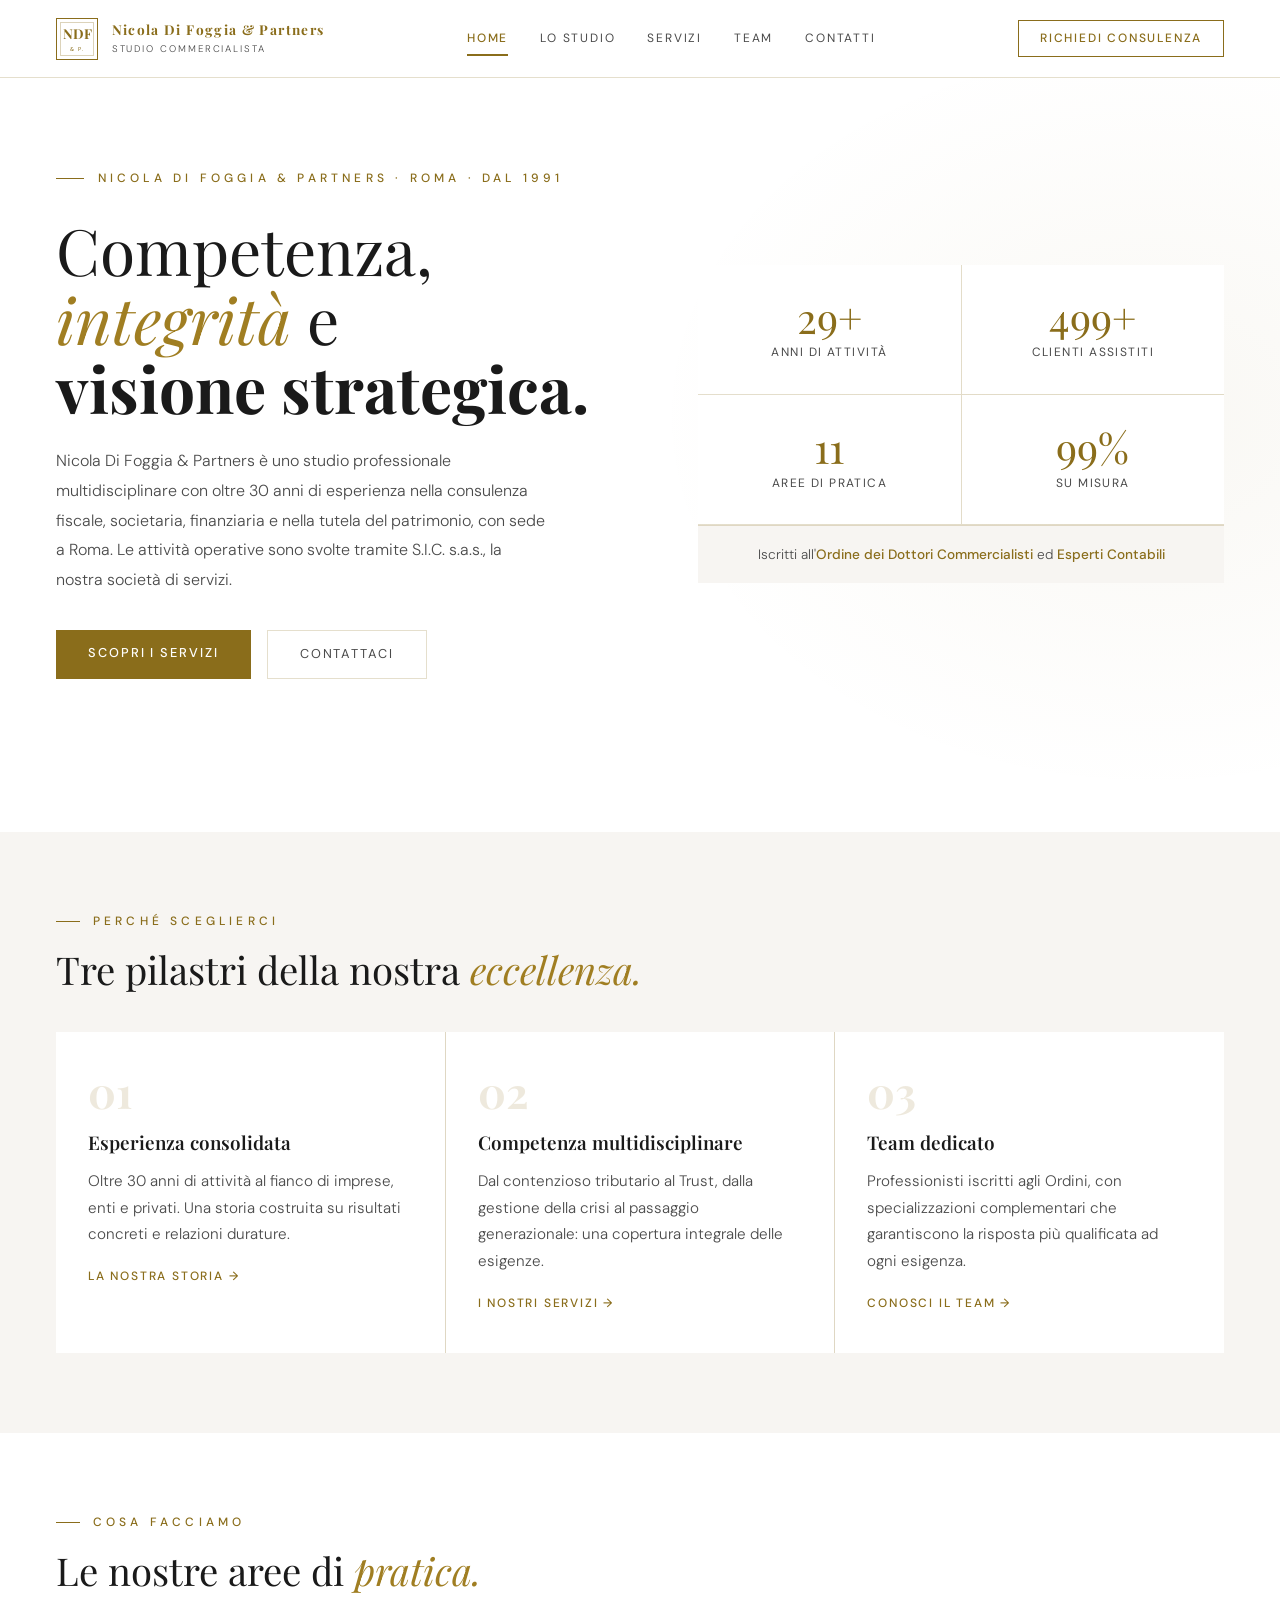
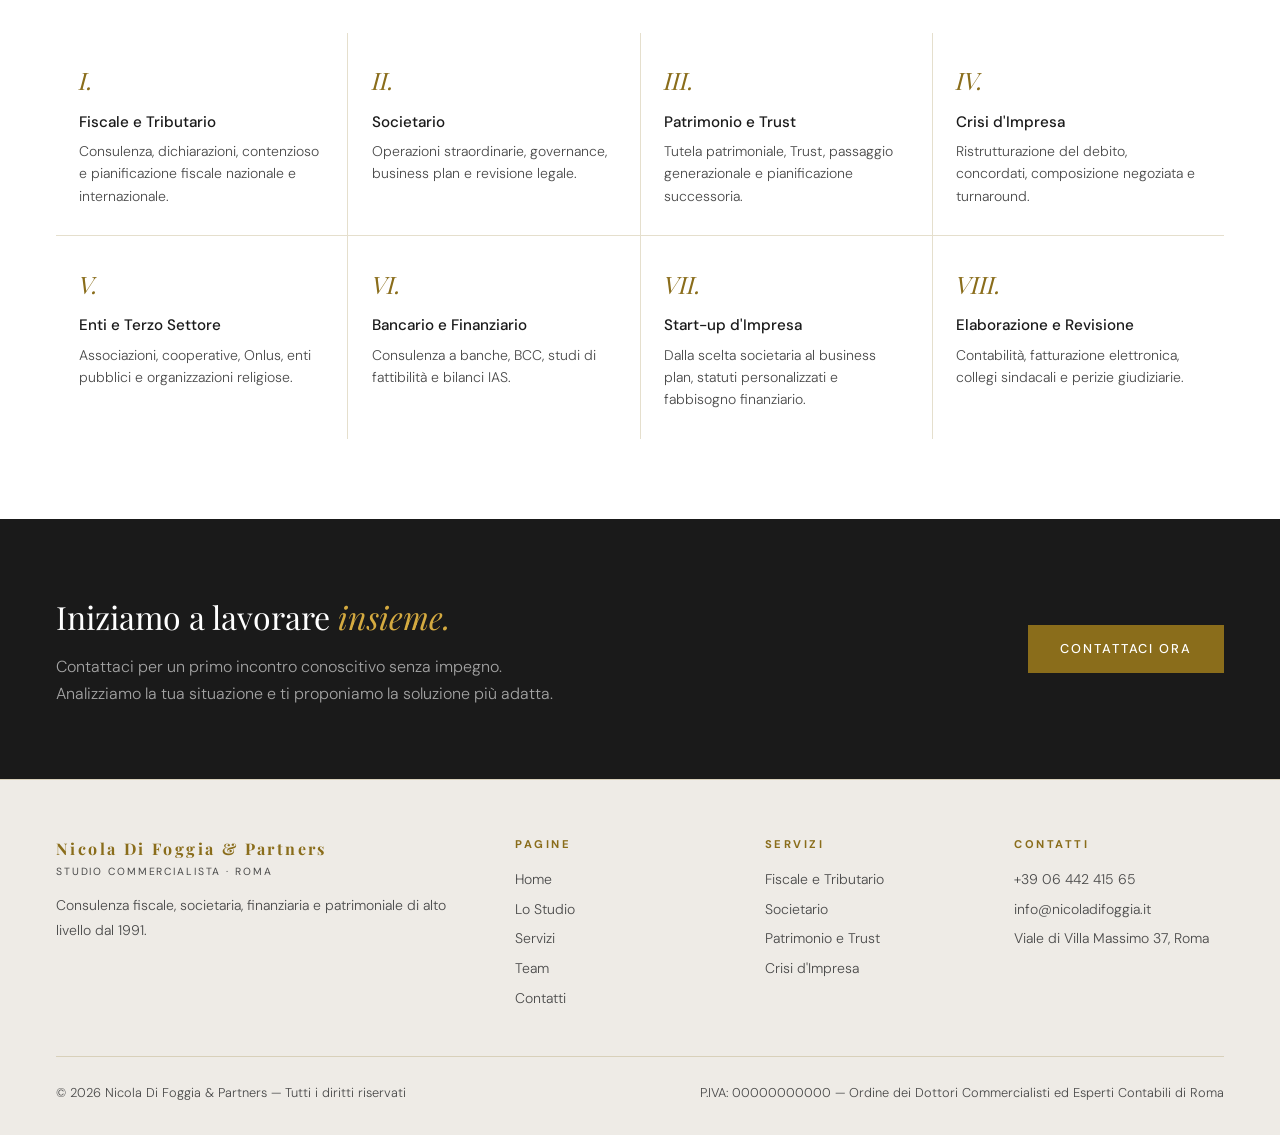
<file: sic-website.html>
<!DOCTYPE html>
<html lang="it">
<head>
<meta charset="UTF-8"/>
<meta name="viewport" content="width=device-width, initial-scale=1.0"/>
<meta name="description" content="Nicola Di Foggia &amp; Partners - Studio di consulenza fiscale, societaria, finanziaria e patrimoniale a Roma dal 1991."/>
<title>Nicola Di Foggia &amp; Partners - Consulenza Fiscale, Societaria e Patrimoniale</title>
<link href="https://fonts.googleapis.com/css2?family=Playfair+Display:ital,wght@0,400;0,600;0,700;1,400&family=DM+Sans:wght@300;400;500&display=swap" rel="stylesheet"/>
<style>
/* ══════════════════════════════════════
   RESET & VARIABILI
   ══════════════════════════════════════ */
*,*::before,*::after{-webkit-box-sizing:border-box;box-sizing:border-box;margin:0;padding:0}
:root{
  --w:#fff;--bg:#f7f5f2;--bg2:#eeebe6;
  /* WCAG AA: gold scurito per contrasto >=4.5:1 su bianco */
  --gold:#8a6d1b;--gold2:#a07e22;
  /* gold decorativo (usato solo su sfondi scuri dove ha contrasto sufficiente) */
  --gold-light:#d4aa40;
  --txt:#1a1a1a;--mut:#4a4a4a;/* scurito da #6b6b6b per contrasto AA */
  --brd:rgba(138,109,27,.22);--dk:#1a1a1a;
  /* focus ring */
  --focus-ring:2px solid #0056b3;--focus-offset:2px;
}
html{scroll-behavior:smooth}
body{font-family:'DM Sans',Georgia,sans-serif;color:var(--txt);overflow-x:hidden;font-size:16px;line-height:1.6}

/* ── SKIP LINK (accessibilita') ── */
.skip-link{position:absolute;top:-100px;left:0;background:var(--gold);color:#fff;padding:.8rem 1.5rem;z-index:9999;font-size:1rem;font-weight:500;text-decoration:none;-webkit-transition:top .2s;transition:top .2s}
.skip-link:focus{top:0}

/* ── FOCUS STYLES GLOBALI ── */
a:focus-visible,button:focus-visible,input:focus-visible,textarea:focus-visible,select:focus-visible{outline:var(--focus-ring);outline-offset:var(--focus-offset)}
/* fallback per browser senza :focus-visible */
a:focus,button:focus,input:focus,textarea:focus,select:focus{outline:var(--focus-ring);outline-offset:var(--focus-offset)}
/* rimuovi doppio outline dove :focus-visible e' supportato */
@supports selector(:focus-visible){
  a:focus:not(:focus-visible),button:focus:not(:focus-visible){outline:none}
}

/* ══════════════════════════════════════
   NAVIGAZIONE PAGINE - JS-BASED (cross-browser)
   ══════════════════════════════════════ */
.page{display:none}
.page.active{display:block}

/* ══════════════════════════════════════
   NAVBAR
   ══════════════════════════════════════ */
nav{position:fixed;top:0;left:0;right:0;z-index:500;display:-webkit-box;display:-ms-flexbox;display:flex;-webkit-box-align:center;-ms-flex-align:center;align-items:center;-webkit-box-pack:justify;-ms-flex-pack:justify;justify-content:space-between;padding:1.1rem 3.5rem;background:rgba(255,255,255,.97);border-bottom:1px solid var(--brd)}
nav[role="navigation"]{position:fixed}

/* Hamburger menu mobile */
.hamburger{display:none;background:none;border:1px solid var(--brd);padding:.5rem;cursor:pointer;width:40px;height:40px;-webkit-box-align:center;-ms-flex-align:center;align-items:center;-webkit-box-pack:center;-ms-flex-pack:center;justify-content:center;flex-shrink:0}
.hamburger span{display:block;width:20px;height:2px;background:var(--gold);position:relative}
.hamburger span::before,.hamburger span::after{content:'';position:absolute;width:20px;height:2px;background:var(--gold);left:0}
.hamburger span::before{top:-6px}
.hamburger span::after{top:6px}

.logo{display:-webkit-box;display:-ms-flexbox;display:flex;-webkit-box-align:center;-ms-flex-align:center;align-items:center;gap:.85rem;cursor:pointer;text-decoration:none}
.logo-box{width:42px;height:42px;border:1.5px solid var(--gold);display:-webkit-box;display:-ms-flexbox;display:flex;-webkit-box-orient:vertical;-webkit-box-direction:normal;-ms-flex-direction:column;flex-direction:column;-webkit-box-align:center;-ms-flex-align:center;align-items:center;-webkit-box-pack:center;-ms-flex-pack:center;justify-content:center;position:relative;-ms-flex-negative:0;flex-shrink:0}
.logo-box::before{content:'';position:absolute;top:3px;right:3px;bottom:3px;left:3px;border:.5px solid rgba(138,109,27,.3)}
.logo-box b{font-family:'Playfair Display',serif;font-size:.85rem;font-weight:700;color:var(--gold);position:relative;z-index:1}
.logo-box small{font-size:.35rem;letter-spacing:.15em;color:var(--gold);text-transform:uppercase;position:relative;z-index:1}
.logo-txt{display:-webkit-box;display:-ms-flexbox;display:flex;-webkit-box-orient:vertical;-webkit-box-direction:normal;-ms-flex-direction:column;flex-direction:column}
.logo-main{font-family:'Playfair Display',serif;font-size:.85rem;font-weight:700;color:var(--gold);letter-spacing:.1em;line-height:1.3}
.logo-sub{font-size:.6rem;font-weight:300;letter-spacing:.2em;text-transform:uppercase;color:var(--mut);margin-top:2px}
.nav-links{display:-webkit-box;display:-ms-flexbox;display:flex;list-style:none;gap:.2rem}
.nav-links a{font-size:.75rem;letter-spacing:.15em;text-transform:uppercase;color:var(--mut);text-decoration:none;padding:.5rem .9rem;display:block;-webkit-transition:color .3s;transition:color .3s;position:relative}
.nav-links a::after{content:'';position:absolute;bottom:0;left:.9rem;right:.9rem;height:2px;background:var(--gold);-webkit-transform:scaleX(0);transform:scaleX(0);-webkit-transition:-webkit-transform .3s;transition:transform .3s}
.nav-links a:hover{color:var(--gold)}
.nav-links a:hover::after,.nav-links a[aria-current="page"]::after{-webkit-transform:scaleX(1);transform:scaleX(1)}
.nav-links a[aria-current="page"]{color:var(--gold);font-weight:500}
.nav-cta{padding:.5rem 1.3rem;border:1px solid var(--gold);font-size:.75rem;font-weight:500;letter-spacing:.15em;text-transform:uppercase;color:var(--gold);background:none;cursor:pointer;font-family:inherit;-webkit-transition:all .3s;transition:all .3s;text-decoration:none}
.nav-cta:hover,.nav-cta:focus{background:var(--gold);color:#fff}

.pt{padding-top:68px}

/* ══════════════════════════════════════
   COMPONENTI COMUNI
   ══════════════════════════════════════ */
.etichetta{font-size:.75rem;letter-spacing:.35em;text-transform:uppercase;color:var(--gold);display:-webkit-box;display:-ms-flexbox;display:flex;-webkit-box-align:center;-ms-flex-align:center;align-items:center;gap:.8rem;margin-bottom:.9rem;font-weight:500}
.etichetta::before{content:'';width:24px;height:1.5px;background:var(--gold);display:block}
.titolo{font-family:'Playfair Display',serif;font-size:clamp(1.85rem,3vw,2.8rem);font-weight:400;line-height:1.2;margin-bottom:1.1rem}
.titolo em{font-style:italic;color:var(--gold2)}
.linea-oro{width:44px;height:1.5px;background:var(--gold);margin:1.2rem 0 1.7rem}
.btn-oro{display:inline-block;padding:.85rem 2rem;background:var(--gold);color:#fff;font-size:.8rem;font-weight:500;letter-spacing:.15em;text-transform:uppercase;border:none;cursor:pointer;font-family:inherit;text-decoration:none;-webkit-transition:background .3s;transition:background .3s}
.btn-oro:hover,.btn-oro:focus{background:var(--gold2)}
.btn-bordo{display:inline-block;padding:.85rem 2rem;border:1px solid var(--brd);color:var(--mut);font-size:.8rem;letter-spacing:.15em;text-transform:uppercase;cursor:pointer;text-decoration:none;-webkit-transition:all .3s;transition:all .3s}
.btn-bordo:hover,.btn-bordo:focus{border-color:var(--gold);color:var(--gold)}
.intestazione{background:var(--bg);padding:4rem 3.5rem 3rem;border-bottom:1px solid var(--brd)}
.intestazione h1{font-family:'Playfair Display',serif;font-size:clamp(2.2rem,4vw,3.5rem);font-weight:400;line-height:1.1;margin:.6rem 0 1rem}
.intestazione h1 em{font-style:italic;color:var(--gold2)}
.intestazione p{font-size:1rem;font-weight:300;line-height:1.85;color:var(--mut);max-width:580px}

/* ══════════════════════════════════════
   FOOTER
   ══════════════════════════════════════ */
footer{background:var(--bg2);border-top:1px solid var(--brd);padding:3.5rem 3.5rem 2rem}
.fg{display:grid;grid-template-columns:2fr 1fr 1fr 1fr;gap:2.5rem;margin-bottom:2.5rem}
.fn{font-family:'Playfair Display',serif;font-size:1rem;font-weight:700;color:var(--gold);letter-spacing:.15em}
.fs2{font-size:.65rem;letter-spacing:.18em;text-transform:uppercase;color:var(--mut);margin-top:2px;margin-bottom:.8rem}
.fc2 p{font-size:.875rem;font-weight:300;color:var(--mut);line-height:1.75}
.fc2 h5{font-size:.7rem;letter-spacing:.22em;text-transform:uppercase;color:var(--gold);margin-bottom:.9rem}
.fc2 ul{list-style:none}
.fc2 li{margin-bottom:.45rem}
.fc2 li a,.fc2 li span{font-size:.875rem;font-weight:300;color:var(--mut);text-decoration:none;cursor:pointer;-webkit-transition:color .3s;transition:color .3s;display:block}
.fc2 li a:hover,.fc2 li span:hover{color:var(--gold)}
.fb2{border-top:1px solid var(--brd);padding-top:1.6rem;display:-webkit-box;display:-ms-flexbox;display:flex;-webkit-box-pack:justify;-ms-flex-pack:justify;justify-content:space-between;-ms-flex-wrap:wrap;flex-wrap:wrap;gap:.7rem}
.fb2 span{font-size:.8rem;font-weight:300;color:var(--mut)}

/* ══════════════════════════════════════
   HOME
   ══════════════════════════════════════ */
.hero{min-height:calc(100vh - 68px);display:grid;grid-template-columns:1.1fr 1fr;-webkit-box-align:center;-ms-flex-align:center;align-items:center;padding:4rem 3.5rem 3rem;gap:4rem;position:relative;overflow:hidden;background:var(--w)}
.hero-bg{position:absolute;top:0;right:0;bottom:0;left:0;background:radial-gradient(ellipse 60% 70% at 90% 50%,rgba(138,109,27,.05),transparent 65%);pointer-events:none}
.hero-sx{position:relative;z-index:1}
.hero-tag{font-size:.75rem;letter-spacing:.35em;text-transform:uppercase;color:var(--gold);margin-bottom:1.7rem;display:-webkit-box;display:-ms-flexbox;display:flex;-webkit-box-align:center;-ms-flex-align:center;align-items:center;gap:.85rem;font-weight:500}
.hero-tag::before{content:'';width:28px;height:1.5px;background:var(--gold)}
.hero-sx h1{font-family:'Playfair Display',serif;font-size:clamp(2.7rem,5vw,4.8rem);font-weight:400;line-height:1.08}
.hero-sx h1 em{font-style:italic;color:var(--gold2)}
.hero-sx h1 strong{font-weight:700;display:block}
.hero-desc{margin-top:1.5rem;font-size:1rem;font-weight:300;line-height:1.85;color:var(--mut);max-width:490px}
.hero-btn{margin-top:2.2rem;display:-webkit-box;display:-ms-flexbox;display:flex;gap:1rem;-ms-flex-wrap:wrap;flex-wrap:wrap}
.hero-dx{position:relative;z-index:1}
.sg{display:grid;grid-template-columns:1fr 1fr;gap:1px;background:var(--brd)}
.sb{background:var(--w);padding:1.9rem 1.5rem;text-align:center;border:1px solid transparent;-webkit-transition:border-color .3s;transition:border-color .3s}
.sb:hover{border-color:var(--gold)}
.sn{font-family:'Playfair Display',serif;font-size:2.6rem;font-weight:400;color:var(--gold);line-height:1}
.sl{font-size:.75rem;letter-spacing:.12em;text-transform:uppercase;color:var(--mut);margin-top:.35rem}
.sf{grid-column:1/-1;background:var(--bg);padding:1.1rem;text-align:center;font-size:.85rem;font-weight:300;color:var(--mut);border-top:1px solid var(--brd)}
.sf strong{color:var(--gold);font-weight:500}

.sec-pillars{background:var(--bg);padding:5rem 3.5rem}
.pg3{display:grid;grid-template-columns:repeat(3,1fr);gap:1px;background:var(--brd);margin-top:2.5rem}
.pi{background:var(--w);padding:2.4rem 2rem;text-decoration:none;color:inherit;display:block;position:relative;overflow:hidden;-webkit-transition:background .3s;transition:background .3s}
.pi::after{content:'';position:absolute;bottom:0;left:0;right:0;height:2px;background:var(--gold);-webkit-transform:scaleX(0);transform:scaleX(0);-webkit-transform-origin:left;transform-origin:left;-webkit-transition:-webkit-transform .4s;transition:transform .4s}
.pi:hover,.pi:focus{background:var(--bg)}
.pi:hover::after,.pi:focus::after{-webkit-transform:scaleX(1);transform:scaleX(1)}
.pin{font-family:'Playfair Display',serif;font-size:2.7rem;color:rgba(138,109,27,.15);font-weight:700;line-height:1;margin-bottom:.9rem}
.pi h3{font-family:'Playfair Display',serif;font-size:1.18rem;font-weight:600;margin-bottom:.65rem}
.pi p{font-size:.95rem;font-weight:300;line-height:1.75;color:var(--mut);margin-bottom:.9rem}
.pil{font-size:.75rem;letter-spacing:.15em;text-transform:uppercase;color:var(--gold);font-weight:500}

.sec-aree{background:var(--w);padding:5rem 3.5rem}
.ag4{display:grid;grid-template-columns:repeat(4,1fr);gap:1px;background:var(--brd);margin-top:2.5rem}
.ac{background:var(--w);padding:1.7rem 1.4rem;text-decoration:none;color:inherit;display:block;-webkit-transition:background .3s;transition:background .3s;border:1px solid transparent}
.ac:hover,.ac:focus{background:var(--bg);border-color:var(--gold)}
.ai{font-family:'Playfair Display',serif;font-size:1.5rem;color:var(--gold);margin-bottom:.65rem;font-style:italic}
.ac h4{font-size:.95rem;font-weight:500;margin-bottom:.38rem}
.ac p{font-size:.875rem;font-weight:300;color:var(--mut);line-height:1.6}

.ctab{background:var(--dk);padding:4.5rem 3.5rem;display:-webkit-box;display:-ms-flexbox;display:flex;-webkit-box-align:center;-ms-flex-align:center;align-items:center;-webkit-box-pack:justify;-ms-flex-pack:justify;justify-content:space-between;gap:3rem}
.ctab h2{font-family:'Playfair Display',serif;font-size:2rem;font-weight:400;color:#fff;margin-bottom:.65rem}
.ctab h2 em{font-style:italic;color:var(--gold-light)}
.ctab p{font-size:1rem;font-weight:300;color:rgba(255,255,255,.6);line-height:1.7;max-width:500px}

/* ══════════════════════════════════════
   LO STUDIO
   ══════════════════════════════════════ */
.sec-2col{background:var(--w);padding:5rem 3.5rem;display:grid;grid-template-columns:1fr 1fr;gap:5rem;-webkit-box-align:center;-ms-flex-align:center;align-items:center}
.testo-col p{font-size:1rem;font-weight:300;line-height:1.9;color:var(--mut);margin-bottom:1rem}
.testo-col p strong{color:var(--txt);font-weight:500}
.cit{background:var(--bg);padding:2.6rem;border-left:3px solid var(--gold);position:relative}
.cit::before{content:'\201C';font-family:'Playfair Display',serif;font-size:5rem;color:rgba(138,109,27,.12);position:absolute;top:-1rem;left:1.2rem;line-height:1}
.cit p{font-family:'Playfair Display',serif;font-size:1.22rem;font-style:italic;line-height:1.6;position:relative;z-index:1}
.cit cite{display:block;margin-top:1rem;font-size:.75rem;letter-spacing:.18em;text-transform:uppercase;color:var(--gold);font-style:normal}

.sec-tl{background:var(--bg);padding:5rem 3.5rem}
.tl{max-width:860px;margin:2.5rem auto 0}
.tli{display:-webkit-box;display:-ms-flexbox;display:flex;gap:2rem;margin-bottom:2rem;position:relative}
.tli:not(:last-child)::before{content:'';position:absolute;left:19px;top:40px;bottom:-2rem;width:1px;background:var(--brd)}
.tld{width:40px;height:40px;border:1.5px solid var(--gold);border-radius:50%;display:-webkit-box;display:-ms-flexbox;display:flex;-webkit-box-align:center;-ms-flex-align:center;align-items:center;-webkit-box-pack:center;-ms-flex-pack:center;justify-content:center;font-family:'Playfair Display',serif;font-size:.75rem;color:var(--gold);font-weight:700;-ms-flex-negative:0;flex-shrink:0;background:var(--bg);position:relative;z-index:1}
.tla{font-size:.75rem;letter-spacing:.2em;text-transform:uppercase;color:var(--gold);margin-bottom:.28rem;font-weight:500}
.tlt{font-family:'Playfair Display',serif;font-size:1.1rem;font-weight:600;margin-bottom:.32rem}
.tlx{font-size:1rem;font-weight:300;color:var(--mut);line-height:1.72}
.tlx strong{color:var(--txt);font-weight:500}

.sec-val{background:var(--w);padding:5rem 3.5rem}
.vg4{display:grid;grid-template-columns:repeat(4,1fr);gap:1px;background:var(--brd);margin-top:2.5rem}
.vc{background:var(--w);padding:2.2rem 1.7rem;-webkit-transition:background .3s;transition:background .3s;position:relative;overflow:hidden}
.vc::after{content:'';position:absolute;bottom:0;left:0;right:0;height:2px;background:var(--gold);-webkit-transform:scaleX(0);transform:scaleX(0);-webkit-transform-origin:left;transform-origin:left;-webkit-transition:-webkit-transform .4s;transition:transform .4s}
.vc:hover{background:var(--bg)}.vc:hover::after{-webkit-transform:scaleX(1);transform:scaleX(1)}
.vl{font-family:'Playfair Display',serif;font-size:2.8rem;color:rgba(138,109,27,.15);font-weight:700;line-height:1;margin-bottom:.85rem}
.vc h3{font-family:'Playfair Display',serif;font-size:1.1rem;font-weight:600;margin-bottom:.55rem}
.vc p{font-size:.95rem;font-weight:300;line-height:1.72;color:var(--mut)}

/* ══════════════════════════════════════
   SERVIZI
   ══════════════════════════════════════ */
.sec-ng{display:grid;grid-template-columns:1fr 1fr;gap:1px;background:var(--brd)}
.nb{background:var(--w);padding:1.7rem 1.4rem;text-align:center}
.nn{font-family:'Playfair Display',serif;font-size:2.4rem;color:var(--gold);font-weight:400}
.nl{font-size:.75rem;letter-spacing:.12em;text-transform:uppercase;color:var(--mut);margin-top:.32rem}

.sec-tab{background:var(--bg);padding:0 3.5rem 5.5rem}
.tabn{display:-webkit-box;display:-ms-flexbox;display:flex;-ms-flex-wrap:wrap;flex-wrap:wrap;border-bottom:1px solid var(--brd);background:var(--w);margin-left:-3.5rem;margin-right:-3.5rem;padding:0 3.5rem}
.tabn[role="tablist"]{display:-webkit-box;display:-ms-flexbox;display:flex}
.tabb{padding:.85rem 1.3rem;font-size:.8rem;font-weight:400;letter-spacing:.1em;text-transform:uppercase;color:var(--mut);background:none;border:none;cursor:pointer;border-bottom:2px solid transparent;margin-bottom:-1px;font-family:inherit;white-space:nowrap;-webkit-transition:color .3s;transition:color .3s}
.tabb:hover{color:var(--txt)}
.tabb[aria-selected="true"]{color:var(--gold);border-bottom-color:var(--gold);font-weight:500}
.tabc{display:none}
.tabc[aria-hidden="false"]{display:grid;grid-template-columns:repeat(3,1fr);gap:1px;background:var(--brd)}
.svc{background:var(--w);padding:1.8rem 1.6rem}
.svc:hover{background:#fdfcfa}
.svc h4{font-size:1rem;font-weight:500;margin-bottom:.65rem;padding-bottom:.5rem;border-bottom:1px solid var(--brd)}
.svc ul{list-style:none}
.svc li{font-size:.9rem;font-weight:300;color:var(--mut);padding:.3rem 0;display:-webkit-box;display:-ms-flexbox;display:flex;gap:.5rem;-webkit-box-align:start;-ms-flex-align:start;align-items:flex-start;border-bottom:1px solid rgba(0,0,0,.04);line-height:1.5}
.svc li::before{content:'\2013';color:var(--gold);font-size:.75rem;-ms-flex-negative:0;flex-shrink:0;margin-top:2px}

/* ══════════════════════════════════════
   TEAM
   ══════════════════════════════════════ */
.sec-tmg{background:var(--bg);padding:5rem 3.5rem}
.tgg{display:grid;grid-template-columns:repeat(3,1fr);gap:1px;background:var(--brd);margin-top:2.5rem}
.tmc{background:var(--w);padding:2.2rem 1.7rem;text-align:center;-webkit-transition:background .3s;transition:background .3s}
.tmc:hover{background:#fdfcfa}
.av{width:66px;height:66px;border:1.5px solid var(--brd);border-radius:50%;display:-webkit-box;display:-ms-flexbox;display:flex;-webkit-box-align:center;-ms-flex-align:center;align-items:center;-webkit-box-pack:center;-ms-flex-pack:center;justify-content:center;margin:0 auto .95rem;font-family:'Playfair Display',serif;font-size:1.05rem;color:var(--gold);background:var(--bg);-webkit-transition:border-color .3s;transition:border-color .3s}
.tmc:hover .av{border-color:var(--gold)}
.tnm{font-family:'Playfair Display',serif;font-size:1rem;font-weight:600;margin-bottom:.22rem}
.trl{font-size:.75rem;letter-spacing:.12em;text-transform:uppercase;color:var(--gold);margin-bottom:.65rem}
.tsp{font-size:.875rem;font-weight:300;color:var(--mut);line-height:1.5}

.qlf{background:var(--bg);padding:2.2rem;border:1px solid var(--brd)}
.qlf h4{font-family:'Playfair Display',serif;font-size:1.05rem;font-weight:600;margin-bottom:.85rem}
.qlf ul{list-style:none}
.qlf li{font-size:.95rem;font-weight:300;color:var(--mut);padding:.42rem 0;border-bottom:1px solid var(--brd);display:-webkit-box;display:-ms-flexbox;display:flex;gap:.65rem;-webkit-box-align:start;-ms-flex-align:start;align-items:flex-start}
.qlf li::before{content:'\2022';color:var(--gold);font-size:.65rem;margin-top:4px;-ms-flex-negative:0;flex-shrink:0}

.sec-sett{background:var(--w);padding:5rem 3.5rem}
.stg{display:-webkit-box;display:-ms-flexbox;display:flex;-ms-flex-wrap:wrap;flex-wrap:wrap;gap:.5rem;margin-top:1.8rem}
.stk{padding:.5rem 1rem;border:1px solid var(--brd);font-size:.85rem;font-weight:300;color:var(--mut);-webkit-transition:all .3s;transition:all .3s}
.stk:hover{border-color:var(--gold);color:var(--gold)}

/* ══════════════════════════════════════
   CONTATTI
   ══════════════════════════════════════ */
.c3{display:-webkit-box;display:-ms-flexbox;display:flex;-webkit-box-orient:vertical;-webkit-box-direction:normal;-ms-flex-direction:column;flex-direction:column;gap:1px;background:var(--brd)}
.crow{padding:2.5rem 3.5rem;display:grid;grid-template-columns:220px 1fr;gap:3rem;-webkit-box-align:start;-ms-flex-align:start;align-items:start}
.crow.w{background:var(--w)}.crow.g{background:var(--bg)}
.crow-hdr{display:-webkit-box;display:-ms-flexbox;display:flex;-webkit-box-orient:vertical;-webkit-box-direction:normal;-ms-flex-direction:column;flex-direction:column;padding-top:.2rem}
.crow-hdr h3{font-family:'Playfair Display',serif;font-size:1.15rem;font-weight:600;margin-top:.5rem;line-height:1.25}
.crow-hdr h3 em{font-style:italic;color:var(--gold2)}
.ir{display:-webkit-box;display:-ms-flexbox;display:flex;gap:1.2rem;-webkit-box-align:start;-ms-flex-align:start;align-items:flex-start;padding:.8rem 0;border-bottom:1px solid var(--brd);width:100%}
.il{font-size:.7rem;letter-spacing:.2em;text-transform:uppercase;color:var(--gold);min-width:66px;margin-top:2px;-ms-flex-negative:0;flex-shrink:0;font-weight:500}
.iv{font-size:1rem;font-weight:300;color:var(--txt);line-height:1.55}
.iv a{color:var(--gold);text-decoration:none;font-weight:500}
.iv a:hover,.iv a:focus{text-decoration:underline}
.mw{display:-webkit-box;display:-ms-flexbox;display:flex;-webkit-box-orient:vertical;-webkit-box-direction:normal;-ms-flex-direction:column;flex-direction:column;gap:.75rem;border-top:1px solid var(--brd);padding-top:.8rem}
.mb{border:1px solid var(--brd);overflow:hidden}
.mb iframe{display:block;width:100%;height:200px;border:0}
.ml{display:-webkit-inline-box;display:-ms-inline-flexbox;display:inline-flex;-webkit-box-align:center;-ms-flex-align:center;align-items:center;gap:.4rem;font-size:.75rem;letter-spacing:.15em;text-transform:uppercase;color:var(--gold);text-decoration:none;font-weight:500}
.ml:hover,.ml:focus{text-decoration:underline}
.tr2{display:grid;grid-template-columns:1fr 1fr;gap:1px;background:var(--brd);border-top:1px solid var(--brd)}
.tri{display:-webkit-box;display:-ms-flexbox;display:flex;gap:1rem;-webkit-box-align:start;-ms-flex-align:start;align-items:flex-start;background:var(--w);padding:.9rem 1.1rem}
.crow.g .tri{background:var(--bg)}
.trt{font-size:.7rem;letter-spacing:.15em;text-transform:uppercase;color:var(--gold);min-width:48px;margin-top:2px;-ms-flex-negative:0;flex-shrink:0;font-weight:500}
.tri span:last-child{font-size:.95rem;font-weight:300;color:var(--txt);line-height:1.5}

/* Form contatti */
.sec-form{background:var(--bg);padding:4rem 3.5rem 5.5rem;border-top:1px solid var(--brd)}
.fgri{max-width:900px;display:-webkit-box;display:-ms-flexbox;display:flex;-webkit-box-orient:vertical;-webkit-box-direction:normal;-ms-flex-direction:column;flex-direction:column;gap:1px}
.frig{display:grid;grid-template-columns:1fr 1fr;gap:1px}
.cap{background:var(--w);border:1px solid var(--brd);position:relative;-webkit-transition:border-color .3s;transition:border-color .3s}
.cap:focus-within{border-color:var(--gold)}
.cap label{position:absolute;top:.75rem;left:1.15rem;font-size:.7rem;letter-spacing:.18em;text-transform:uppercase;color:var(--mut);pointer-events:none}
.cap input,.cap textarea,.cap select{width:100%;background:transparent;border:none;outline:none;color:var(--txt);font-family:inherit;font-size:1rem;padding:2rem 1.15rem .75rem}
.cap textarea{min-height:130px;resize:vertical}
.cap select{-webkit-appearance:none;-moz-appearance:none;appearance:none;background-image:url("data:image/svg+xml,%3Csvg xmlns='http://www.w3.org/2000/svg' width='12' height='8'%3E%3Cpath d='M1 1l5 5 5-5' stroke='%238a6d1b' fill='none' stroke-width='1.5'/%3E%3C/svg%3E");background-repeat:no-repeat;background-position:right 1rem center}
.binv{margin-top:1px;padding:1rem 2.2rem;background:var(--gold);color:#fff;border:none;font-family:inherit;font-size:.85rem;font-weight:500;letter-spacing:.2em;text-transform:uppercase;cursor:pointer;-webkit-transition:background .3s;transition:background .3s}
.binv:hover,.binv:focus{background:var(--gold2)}
.mok{display:none;margin-top:1px;padding:1.2rem;border:1px solid var(--gold);background:rgba(138,109,27,.09);font-size:1rem;color:var(--gold)}

/* ARIA live region per annunci screen reader */
.sr-only{position:absolute;width:1px;height:1px;padding:0;margin:-1px;overflow:hidden;clip:rect(0,0,0,0);white-space:nowrap;border:0}

/* ══════════════════════════════════════
   RESPONSIVE
   ══════════════════════════════════════ */
@media(max-width:1060px){
  nav{padding:1rem 1.5rem}
  .hamburger{display:-webkit-box;display:-ms-flexbox;display:flex}
  .nav-links{display:none;position:absolute;top:100%;left:0;right:0;background:var(--w);-webkit-box-orient:vertical;-webkit-box-direction:normal;-ms-flex-direction:column;flex-direction:column;border-bottom:1px solid var(--brd);padding:1rem 0}
  .nav-links.open{display:-webkit-box;display:-ms-flexbox;display:flex}
  .nav-links a{padding:.8rem 1.5rem;font-size:.85rem}
  .nav-cta{display:none}
  .hero,.sec-2col{grid-template-columns:1fr;padding:3rem 1.5rem;gap:2.5rem;min-height:auto}
  .hero-dx,.qlf{display:none}
  .sec-pillars,.sec-aree,.ctab,.sec-tl,.sec-val,.sec-tab,.sec-tmg,.sec-sett,.sec-form{padding-left:1.5rem;padding-right:1.5rem}
  .intestazione{padding:3.2rem 1.5rem 2.2rem}
  .pg3,.vg4{grid-template-columns:1fr 1fr}
  .ag4,.tgg{grid-template-columns:1fr 1fr}
  .tabn{margin-left:-1.5rem;margin-right:-1.5rem;padding:0 1.5rem;overflow-x:auto;-ms-flex-wrap:nowrap;flex-wrap:nowrap;-webkit-overflow-scrolling:touch}
  .tabc[aria-hidden="false"]{grid-template-columns:1fr 1fr}
  .c3{-webkit-box-orient:vertical;-webkit-box-direction:normal;-ms-flex-direction:column;flex-direction:column}
  .crow{grid-template-columns:1fr;padding:2rem 1.5rem;gap:1.5rem}
  .fg{grid-template-columns:1fr 1fr}
  footer{padding:3rem 1.5rem 1.5rem}
  .fb2{-webkit-box-orient:vertical;-webkit-box-direction:normal;-ms-flex-direction:column;flex-direction:column}
  .ctab{-webkit-box-orient:vertical;-webkit-box-direction:normal;-ms-flex-direction:column;flex-direction:column;text-align:center;padding:3.5rem 1.5rem}
  .frig{grid-template-columns:1fr}
}
@media(max-width:600px){
  .pg3,.ag4,.vg4,.tgg,.tabc[aria-hidden="false"]{grid-template-columns:1fr}
  .fg{grid-template-columns:1fr}
  .tr2{grid-template-columns:1fr}
}

/* ══════════════════════════════════════
   PRINT STYLES
   ══════════════════════════════════════ */
@media print{
  nav,.hero-bg,.hamburger,.btn-oro,.btn-bordo,.nav-cta,.skip-link{display:none!important}
  body{font-size:12pt;color:#000}
  .page{display:block!important}
  a{color:#000;text-decoration:underline}
}
</style>
</head>
<body>

<!-- Skip link per accessibilita' -->
<a href="#main-content" class="skip-link">Vai al contenuto principale</a>

<!-- Screen reader live announcements -->
<div id="sr-announce" class="sr-only" aria-live="polite" aria-atomic="true"></div>

<!-- ══════════════════════════════════════
     NAVIGAZIONE
     ══════════════════════════════════════ -->
<nav role="navigation" aria-label="Menu principale">
  <a class="logo" href="#home" data-nav="home" aria-label="Nicola Di Foggia e Partners - Torna alla home">
    <div class="logo-box" aria-hidden="true"><b>NDF</b><small>&amp; P.</small></div>
    <div class="logo-txt">
      <span class="logo-main">Nicola Di Foggia &amp; Partners</span>
      <span class="logo-sub">Studio Commercialista</span>
    </div>
  </a>
  <button class="hamburger" aria-label="Apri menu di navigazione" aria-expanded="false" id="menuBtn">
    <span aria-hidden="true"></span>
  </button>
  <ul class="nav-links" id="navLinks" role="menubar">
    <li role="none"><a href="#home" role="menuitem" data-nav="home" aria-current="page">Home</a></li>
    <li role="none"><a href="#studio" role="menuitem" data-nav="studio">Lo Studio</a></li>
    <li role="none"><a href="#servizi" role="menuitem" data-nav="servizi">Servizi</a></li>
    <li role="none"><a href="#team" role="menuitem" data-nav="team">Team</a></li>
    <li role="none"><a href="#contatti" role="menuitem" data-nav="contatti">Contatti</a></li>
  </ul>
  <a class="nav-cta" href="#contatti" data-nav="contatti">Richiedi consulenza</a>
</nav>

<!-- ══════════════════════════════════════
     MAIN CONTENT
     ══════════════════════════════════════ -->
<main id="main-content">

<!-- ────────── HOME ────────── -->
<section id="page-home" class="page active" aria-label="Home">
<div class="hero">
  <div class="hero-bg" aria-hidden="true"></div>
  <div class="hero-sx">
    <p class="hero-tag" aria-hidden="true">Nicola Di Foggia &amp; Partners &middot; Roma &middot; dal 1991</p>
    <h1>Competenza,<br/><em>integrit&agrave;</em> e<br/><strong>visione strategica.</strong></h1>
    <p class="hero-desc">Nicola Di Foggia &amp; Partners &egrave; uno studio professionale multidisciplinare con oltre 30 anni di esperienza nella consulenza fiscale, societaria, finanziaria e nella tutela del patrimonio, con sede a Roma. Le attivit&agrave; operative sono svolte tramite S.I.C. s.a.s., la nostra societ&agrave; di servizi.</p>
    <div class="hero-btn">
      <a class="btn-oro" href="#servizi" data-nav="servizi">Scopri i servizi</a>
      <a class="btn-bordo" href="#contatti" data-nav="contatti">Contattaci</a>
    </div>
  </div>
  <div class="hero-dx" aria-label="Statistiche dello studio">
    <div class="sg">
      <div class="sb"><div class="sn" aria-hidden="true" data-count="30" data-suffix="+">0</div><div class="sl">Anni di attivit&agrave;</div></div>
      <div class="sb"><div class="sn" aria-hidden="true" data-count="500" data-suffix="+">0</div><div class="sl">Clienti assistiti</div></div>
      <div class="sb"><div class="sn" aria-hidden="true" data-count="12" data-suffix="">0</div><div class="sl">Aree di pratica</div></div>
      <div class="sb"><div class="sn" aria-hidden="true" data-count="100" data-suffix="%">0</div><div class="sl">Su misura</div></div>
      <div class="sf">Iscritti all'<strong>Ordine dei Dottori Commercialisti</strong> ed <strong>Esperti Contabili</strong></div>
    </div>
  </div>
</div>

<section class="sec-pillars" aria-label="Perch&eacute; sceglierci">
  <p class="etichetta" aria-hidden="true">Perch&eacute; sceglierci</p>
  <h2 class="titolo">Tre pilastri della nostra <em>eccellenza.</em></h2>
  <div class="pg3">
    <a class="pi" href="#studio" data-nav="studio"><div class="pin" aria-hidden="true">01</div><h3>Esperienza consolidata</h3><p>Oltre 30 anni di attivit&agrave; al fianco di imprese, enti e privati. Una storia costruita su risultati concreti e relazioni durature.</p><span class="pil" aria-hidden="true">La nostra storia &rarr;</span></a>
    <a class="pi" href="#servizi" data-nav="servizi"><div class="pin" aria-hidden="true">02</div><h3>Competenza multidisciplinare</h3><p>Dal contenzioso tributario al Trust, dalla gestione della crisi al passaggio generazionale: una copertura integrale delle esigenze.</p><span class="pil" aria-hidden="true">I nostri servizi &rarr;</span></a>
    <a class="pi" href="#team" data-nav="team"><div class="pin" aria-hidden="true">03</div><h3>Team dedicato</h3><p>Professionisti iscritti agli Ordini, con specializzazioni complementari che garantiscono la risposta pi&ugrave; qualificata ad ogni esigenza.</p><span class="pil" aria-hidden="true">Conosci il team &rarr;</span></a>
  </div>
</section>

<section class="sec-aree" aria-label="Aree di pratica">
  <p class="etichetta" aria-hidden="true">Cosa facciamo</p>
  <h2 class="titolo">Le nostre aree di <em>pratica.</em></h2>
  <div class="ag4">
    <a class="ac" href="#servizi" data-nav="servizi"><div class="ai" aria-hidden="true">I.</div><h4>Fiscale e Tributario</h4><p>Consulenza, dichiarazioni, contenzioso e pianificazione fiscale nazionale e internazionale.</p></a>
    <a class="ac" href="#servizi" data-nav="servizi"><div class="ai" aria-hidden="true">II.</div><h4>Societario</h4><p>Operazioni straordinarie, governance, business plan e revisione legale.</p></a>
    <a class="ac" href="#servizi" data-nav="servizi"><div class="ai" aria-hidden="true">III.</div><h4>Patrimonio e Trust</h4><p>Tutela patrimoniale, Trust, passaggio generazionale e pianificazione successoria.</p></a>
    <a class="ac" href="#servizi" data-nav="servizi"><div class="ai" aria-hidden="true">IV.</div><h4>Crisi d'Impresa</h4><p>Ristrutturazione del debito, concordati, composizione negoziata e turnaround.</p></a>
    <a class="ac" href="#servizi" data-nav="servizi"><div class="ai" aria-hidden="true">V.</div><h4>Enti e Terzo Settore</h4><p>Associazioni, cooperative, Onlus, enti pubblici e organizzazioni religiose.</p></a>
    <a class="ac" href="#servizi" data-nav="servizi"><div class="ai" aria-hidden="true">VI.</div><h4>Bancario e Finanziario</h4><p>Consulenza a banche, BCC, studi di fattibilit&agrave; e bilanci IAS.</p></a>
    <a class="ac" href="#servizi" data-nav="servizi"><div class="ai" aria-hidden="true">VII.</div><h4>Start-up d'Impresa</h4><p>Dalla scelta societaria al business plan, statuti personalizzati e fabbisogno finanziario.</p></a>
    <a class="ac" href="#servizi" data-nav="servizi"><div class="ai" aria-hidden="true">VIII.</div><h4>Elaborazione e Revisione</h4><p>Contabilit&agrave;, fatturazione elettronica, collegi sindacali e perizie giudiziarie.</p></a>
  </div>
</section>

<div class="ctab">
  <div><h2>Iniziamo a lavorare <em>insieme.</em></h2><p>Contattaci per un primo incontro conoscitivo senza impegno. Analizziamo la tua situazione e ti proponiamo la soluzione pi&ugrave; adatta.</p></div>
  <a class="btn-oro" href="#contatti" data-nav="contatti">Contattaci ora</a>
</div>

<footer>
  <div class="fg">
    <div class="fc2"><div class="fn">Nicola Di Foggia &amp; Partners</div><div class="fs2">Studio Commercialista &middot; Roma</div><p>Consulenza fiscale, societaria, finanziaria e patrimoniale di alto livello dal 1991.</p></div>
    <div class="fc2"><h5>Pagine</h5><ul><li><a href="#home" data-nav="home">Home</a></li><li><a href="#studio" data-nav="studio">Lo Studio</a></li><li><a href="#servizi" data-nav="servizi">Servizi</a></li><li><a href="#team" data-nav="team">Team</a></li><li><a href="#contatti" data-nav="contatti">Contatti</a></li></ul></div>
    <div class="fc2"><h5>Servizi</h5><ul><li><a href="#servizi" data-nav="servizi">Fiscale e Tributario</a></li><li><a href="#servizi" data-nav="servizi">Societario</a></li><li><a href="#servizi" data-nav="servizi">Patrimonio e Trust</a></li><li><a href="#servizi" data-nav="servizi">Crisi d'Impresa</a></li></ul></div>
    <div class="fc2"><h5>Contatti</h5><ul><li><a href="tel:+390644241565">+39 06 442 415 65</a></li><li><a href="mailto:info@nicoladifoggia.it">info@nicoladifoggia.it</a></li><li><span>Viale di Villa Massimo 37, Roma</span></li></ul></div>
  </div>
  <div class="fb2"><span>&copy; 2026 Nicola Di Foggia &amp; Partners &mdash; Tutti i diritti riservati</span><span>P.IVA: 00000000000 &mdash; Ordine dei Dottori Commercialisti ed Esperti Contabili di Roma</span></div>
</footer>
</section>

<!-- ────────── LO STUDIO ────────── -->
<section id="page-studio" class="page" aria-label="Lo Studio">
<div class="pt">
<div class="intestazione"><p class="etichetta" aria-hidden="true">Lo Studio</p><h1>Una storia di <em>eccellenza professionale.</em></h1><p>Fondato nel 1991, lo studio Nicola Di Foggia &amp; Partners ha costruito nel tempo una solida reputazione come punto di riferimento per la consulenza professionale di alto livello a Roma e in tutta Italia.</p></div>

<div class="sec-2col">
  <div class="testo-col">
    <p class="etichetta" aria-hidden="true">Chi siamo</p>
    <h2 class="titolo">Oltre trent'anni al vostro <em>fianco.</em></h2>
    <div class="linea-oro" aria-hidden="true"></div>
    <p>Nicola Di Foggia &amp; Partners &egrave; uno studio multidisciplinare specializzato in consulenza fiscale, tributaria, societaria, finanziaria e patrimoniale. Dalla sua fondazione nel 1991, lo studio ha accompagnato centinaia di imprese, enti e privati attraverso le pi&ugrave; complesse sfide professionali.</p>
    <p>La nostra forza sta nella capacit&agrave; di offrire un approccio <strong>integrato e personalizzato</strong>: ogni cliente riceve una consulenza cucita sulle proprie esigenze specifiche, con la garanzia di professionisti altamente specializzati in ogni area di pratica.</p>
    <p>Oggi lo studio &egrave; molto pi&ugrave; di una realt&agrave; professionale: &egrave; un <strong>partner strategico di lungo periodo</strong>, capace di affiancare l'imprenditore, la famiglia e l'ente in ogni fase del percorso di crescita. Le attivit&agrave; operative sono gestite tramite S.I.C. s.a.s., la societ&agrave; di servizi dello studio.</p>
  </div>
  <div class="cit"><p>La consulenza professionale non &egrave; solo tecnica: &egrave; fiducia, continuit&agrave; e visione condivisa del futuro del cliente.</p><cite>&mdash; Nicola Di Foggia, Fondatore</cite></div>
</div>

<section class="sec-tl" aria-label="Timeline storica">
  <p class="etichetta" aria-hidden="true">La nostra storia</p>
  <h2 class="titolo">Oltre 30 anni di <em>crescita continua.</em></h2>
  <div class="tl" role="list">
    <div class="tli" role="listitem"><div class="tld" aria-hidden="true">1991</div><div><div class="tla">Fondazione &mdash; 1991</div><div class="tlt">La nascita dello studio</div><div class="tlx">Lo studio nasce nel 1991 a Roma con una visione chiara: offrire consulenza fiscale e contabile di alto livello per PMI e privati. Fin dall'inizio, <strong>rigore professionale e attenzione al cliente</strong> sono i valori fondanti.</div></div></div>
    <div class="tli" role="listitem"><div class="tld" aria-hidden="true">2000</div><div><div class="tla">Crescita &mdash; anni 2000</div><div class="tlt">Specializzazione e ampliamento</div><div class="tlx">Lo studio espande la propria offerta verso la <strong>consulenza societaria e le operazioni straordinarie</strong>. Nasce la pratica di diritto tributario avanzato e contenzioso fiscale davanti alle Commissioni Tributarie.</div></div></div>
    <div class="tli" role="listitem"><div class="tld" aria-hidden="true">2010</div><div><div class="tla">Internazionalizzazione &mdash; anni 2010</div><div class="tlt">Apertura internazionale</div><div class="tlx">Avvio della <strong>pianificazione fiscale internazionale</strong> e dei servizi di Trust. Consolidamento nel settore bancario con collaborazioni con BCC e istituti di credito nazionali.</div></div></div>
    <div class="tli" role="listitem"><div class="tld" aria-hidden="true">2020</div><div><div class="tla">Oggi &mdash; anni 2020</div><div class="tlt">Leader nella consulenza integrata</div><div class="tlx">Oltre 30 anni di eccellenza. Lo studio &egrave; oggi punto di riferimento per la <strong>gestione della crisi d'impresa, tutela patrimoniale, passaggio generazionale</strong> e consulenza a enti del Terzo Settore.</div></div></div>
  </div>
</section>

<section class="sec-val" aria-label="I nostri valori">
  <p class="etichetta" aria-hidden="true">I nostri valori</p>
  <h2 class="titolo">Cosa ci <em>distingue.</em></h2>
  <div class="vg4">
    <div class="vc"><div class="vl" aria-hidden="true">I</div><h3>Indipendenza</h3><p>Ogni parere &egrave; formulato con piena autonomia intellettuale, senza condizionamenti, tutelando esclusivamente gli interessi del cliente.</p></div>
    <div class="vc"><div class="vl" aria-hidden="true">P</div><h3>Precisione</h3><p>Rigore metodologico e attenzione al dettaglio in ogni fase del mandato, dall'analisi preliminare alla consegna finale.</p></div>
    <div class="vc"><div class="vl" aria-hidden="true">R</div><h3>Riservatezza</h3><p>La tutela delle informazioni confidenziali &egrave; un pilastro irrinunciabile. Ogni dato &egrave; trattato con la massima discrezione professionale.</p></div>
    <div class="vc"><div class="vl" aria-hidden="true">C</div><h3>Continuit&agrave;</h3><p>Costruiamo relazioni professionali durature, accompagnando imprenditori e famiglie nel tempo con coerenza e dedizione.</p></div>
  </div>
</section>
</div>

<footer>
  <div class="fg"><div class="fc2"><div class="fn">Nicola Di Foggia &amp; Partners</div><div class="fs2">Studio Commercialista &middot; Roma</div><p>Consulenza professionale di alto livello dal 1991.</p></div><div class="fc2"><h5>Pagine</h5><ul><li><a href="#home" data-nav="home">Home</a></li><li><a href="#studio" data-nav="studio">Lo Studio</a></li><li><a href="#servizi" data-nav="servizi">Servizi</a></li><li><a href="#team" data-nav="team">Team</a></li><li><a href="#contatti" data-nav="contatti">Contatti</a></li></ul></div><div class="fc2"><h5>Servizi</h5><ul><li><a href="#servizi" data-nav="servizi">Fiscale</a></li><li><a href="#servizi" data-nav="servizi">Societario</a></li><li><a href="#servizi" data-nav="servizi">Trust</a></li><li><a href="#servizi" data-nav="servizi">Crisi d'Impresa</a></li></ul></div><div class="fc2"><h5>Contatti</h5><ul><li><a href="tel:+390644241565">+39 06 442 415 65</a></li><li><a href="mailto:info@nicoladifoggia.it">info@nicoladifoggia.it</a></li><li><span>Viale di Villa Massimo 37, Roma</span></li></ul></div></div><div class="fb2"><span>&copy; 2026 Nicola Di Foggia &amp; Partners</span><span>Ordine dei Dottori Commercialisti ed Esperti Contabili di Roma</span></div>
</footer>
</section>

<!-- ────────── SERVIZI ────────── -->
<section id="page-servizi" class="page" aria-label="Servizi">
<div class="pt">
<div class="intestazione"><p class="etichetta" aria-hidden="true">Servizi</p><h1>Un'offerta <em>completa</em> e specializzata.</h1><p>Lo studio opera in tutte le principali aree della consulenza professionale. Ogni servizio &egrave; erogato da professionisti specializzati con un approccio integrato e personalizzato.</p></div>

<div class="sec-2col">
  <div class="testo-col">
    <p class="etichetta" aria-hidden="true">La nostra offerta</p>
    <h2 class="titolo">12 aree di pratica, <em>un unico studio.</em></h2>
    <div class="linea-oro" aria-hidden="true"></div>
    <p>Lo studio offre una gamma completa di servizi professionali per rispondere a tutte le esigenze di imprese, enti e privati. La struttura multidisciplinare consente di affrontare anche le situazioni pi&ugrave; complesse con un approccio coordinato e integrato.</p>
    <p>Dalla consulenza ordinaria alle operazioni straordinarie, dal contenzioso tributario alla tutela patrimoniale: siete sempre seguiti dagli stessi professionisti che conoscono la vostra realt&agrave;.</p>
  </div>
  <div class="sec-ng" aria-label="Numeri chiave">
    <div class="nb"><div class="nn">12</div><div class="nl">Aree di pratica</div></div>
    <div class="nb"><div class="nn">50+</div><div class="nl">Tipologie di servizio</div></div>
    <div class="nb"><div class="nn">30+</div><div class="nl">Anni di esperienza</div></div>
    <div class="nb"><div class="nn">100%</div><div class="nl">Su misura</div></div>
  </div>
</div>

<div class="sec-tab">
  <div class="tabn" role="tablist" aria-label="Categorie di servizi">
    <button class="tabb" role="tab" id="tab-fiscale" aria-selected="true" aria-controls="sv-fiscale" tabindex="0">Fiscale e Tributario</button>
    <button class="tabb" role="tab" id="tab-societario" aria-selected="false" aria-controls="sv-societario" tabindex="-1">Societario</button>
    <button class="tabb" role="tab" id="tab-patrimonio" aria-selected="false" aria-controls="sv-patrimonio" tabindex="-1">Patrimonio e Trust</button>
    <button class="tabb" role="tab" id="tab-crisi" aria-selected="false" aria-controls="sv-crisi" tabindex="-1">Crisi d'Impresa</button>
    <button class="tabb" role="tab" id="tab-enti" aria-selected="false" aria-controls="sv-enti" tabindex="-1">Enti e Terzo Settore</button>
    <button class="tabb" role="tab" id="tab-bancario" aria-selected="false" aria-controls="sv-bancario" tabindex="-1">Bancario e Finanziario</button>
    <button class="tabb" role="tab" id="tab-elaborazione" aria-selected="false" aria-controls="sv-elaborazione" tabindex="-1">Elaborazione e Org.</button>
  </div>

  <div id="sv-fiscale" class="tabc" role="tabpanel" aria-labelledby="tab-fiscale" aria-hidden="false" tabindex="0">
    <div class="svc"><h4>Contenzioso Tributario</h4><ul><li>Accertamenti con adesione</li><li>Memorie, ricorsi, mediazioni e appelli</li><li>Procedimenti in Corte di Cassazione</li><li>Rappresentanza nelle verifiche fiscali</li><li>Assistenza presso gli Uffici Finanziari</li><li>Rappresentanza nelle Commissioni Tributarie</li></ul></div>
    <div class="svc"><h4>Consulenza Tributaria</h4><ul><li>Dichiarazioni fiscali</li><li>Imposte dirette e indirette</li><li>Pianificazione fiscale nazionale</li><li>Pianificazione fiscale internazionale</li><li>Redazione di pareri</li><li>Successioni e donazioni</li><li>Reti d'imprese</li></ul></div>
    <div class="svc"><h4>Contrattualistica</h4><ul><li>Affiancamento nelle trattative</li><li>Assistenza nella stipula di contratti</li><li>Elaborazione e revisione contratti</li><li>Contenzioso giusvaloristico</li></ul></div>
  </div>
  <div id="sv-societario" class="tabc" role="tabpanel" aria-labelledby="tab-societario" aria-hidden="true" tabindex="0">
    <div class="svc"><h4>Consulenza Societaria</h4><ul><li>Analisi di bilancio</li><li>Scelta forma giuridica societaria</li><li>Redazione statuti personalizzati</li><li>Costituzione societaria</li><li>Rappresentanze in assemblee</li><li>Corporate governance</li></ul></div>
    <div class="svc"><h4>Operazioni Straordinarie</h4><ul><li>Fusioni e incorporazioni</li><li>Trasformazioni e scissioni</li><li>Conferimenti di aziende o rami</li><li>Liquidazioni</li><li>Procedure concorsuali ed arbitrati</li><li>Turnaround e risanamento</li></ul></div>
    <div class="svc"><h4>Pianificazione e Controllo</h4><ul><li>Business plan e piani industriali</li><li>Controllo di gestione</li><li>Valutazioni d'azienda</li><li>Valutazione del capitale economico</li><li>Piani di incentivi per il personale</li><li>Revisione legale</li></ul></div>
  </div>
  <div id="sv-patrimonio" class="tabc" role="tabpanel" aria-labelledby="tab-patrimonio" aria-hidden="true" tabindex="0">
    <div class="svc"><h4>Tutela del Patrimonio</h4><ul><li>Intestazioni fiduciarie</li><li>Polizze assicurative</li><li>Patti di famiglia</li><li>Impresa familiare</li><li>Atti di destinazione</li><li>Fondo patrimoniale</li><li>Holding di famiglia</li></ul></div>
    <div class="svc"><h4>Trust</h4><ul><li>Trust nazionali ed esteri</li><li>Costituzione Trust Company</li><li>Funzione di trustee</li><li>Funzioni di protector</li><li>Impostazione tecnico giuridica Trust</li></ul></div>
    <div class="svc"><h4>Successioni</h4><ul><li>Pianificazione successoria</li><li>Passaggio generazionale dell'impresa</li><li>Preparazione manageriale</li><li>Gestione patrimoni immobiliari</li><li>Gestioni fiduciarie statiche</li></ul></div>
  </div>
  <div id="sv-crisi" class="tabc" role="tabpanel" aria-labelledby="tab-crisi" aria-hidden="true" tabindex="0">
    <div class="svc"><h4>Gestione della Crisi</h4><ul><li>Piani di ristrutturazione del debito</li><li>Concordati stragiudiziali e preventivi</li><li>Piani attestati di risanamento</li><li>Composizione negoziata della crisi</li><li>Concordato semplificato per la liquidazione</li><li>Accordi di ristrutturazione del debito</li></ul></div>
    <div class="svc"><h4>Strumenti di Risanamento</h4><ul><li>Transazione fiscale</li><li>Turnaround management</li><li>Finanza d'azienda</li></ul></div>
    <div class="svc"><h4>Start-up d'Impresa</h4><ul><li>Scelta forma societaria</li><li>Start-up e start-up innovative</li><li>Fabbisogno finanziario</li><li>Statuti personalizzati</li><li>Business plan e piani industriali</li></ul></div>
  </div>
  <div id="sv-enti" class="tabc" role="tabpanel" aria-labelledby="tab-enti" aria-hidden="true" tabindex="0">
    <div class="svc"><h4>Enti del Terzo Settore</h4><ul><li>Associazioni culturali</li><li>Associazioni di promozione sociale</li><li>Societ&agrave; sportive dilettantistiche</li><li>Enti del Terzo Settore e Onlus</li><li>Ordini religiosi</li><li>Consorzi</li></ul></div>
    <div class="svc"><h4>Enti Pubblici e Cooperative</h4><ul><li>Societ&agrave; cooperative</li><li>Societ&agrave; pubbliche di servizi</li><li>Revisore Enti Locali</li><li>Associazioni lavorative</li><li>Corsi di formazione</li></ul></div>
    <div class="svc"><h4>Servizi Specifici</h4><ul><li>Domiciliazione sedi societarie</li><li>Modelli organizzativi L. 231/2007</li><li>Piani di incentivazione del personale</li><li>Redazione Piani Marketing</li><li>Informatizzazione d'impresa</li></ul></div>
  </div>
  <div id="sv-bancario" class="tabc" role="tabpanel" aria-labelledby="tab-bancario" aria-hidden="true" tabindex="0">
    <div class="svc"><h4>Bancario e Finanziario</h4><ul><li>Consulenza a societ&agrave; del settore finanziario</li><li>Comitati Promotori di Banche (BCC)</li><li>Predisposizione bilanci bancari (IAS)</li><li>Studi di fattibilit&agrave; per nuove banche</li><li>Prospetti Informativi T.U.F.</li></ul></div>
    <div class="svc"><h4>Revisione e Consulenza Tecnica</h4><ul><li>Apposizione visto di conformit&agrave;</li><li>Check-up aziendali</li><li>Collegi sindacali e revisioni contabili</li><li>Funzioni di Sindaco e Revisore</li><li>Perizie giudiziarie civili e penali</li></ul></div>
    <div class="svc"><h4>Elaborazione Dati</h4><ul><li>Contabilit&agrave; generale</li><li>Dichiarazioni fiscali</li><li>Fatturazione elettronica</li><li>Modello RED, ISEE, F24</li></ul></div>
  </div>
  <div id="sv-elaborazione" class="tabc" role="tabpanel" aria-labelledby="tab-elaborazione" aria-hidden="true" tabindex="0">
    <div class="svc"><h4>Elaborazione Dati</h4><ul><li>Contabilit&agrave; generale</li><li>Dichiarazioni fiscali</li><li>Fatturazione elettronica</li><li>Modello RED, ISEE, F24</li></ul></div>
    <div class="svc"><h4>Organizzazione Aziendale</h4><ul><li>Elaborazione e revisione processi</li><li>Modelli organizzativi L. 231/2007</li><li>Piani Marketing e Business Plan</li><li>Piani di incentivazione del personale</li><li>Informatizzazione d'impresa</li></ul></div>
    <div class="svc"><h4>Revisione e Controllo</h4><ul><li>Check-up aziendali</li><li>Collegi sindacali</li><li>Funzioni di Sindaco e Revisore</li><li>Perizie giudiziarie</li><li>Valutazione di aziende</li></ul></div>
  </div>
</div>
</div>

<footer>
  <div class="fg"><div class="fc2"><div class="fn">Nicola Di Foggia &amp; Partners</div><div class="fs2">Studio Commercialista &middot; Roma</div><p>Consulenza professionale di alto livello dal 1991.</p></div><div class="fc2"><h5>Pagine</h5><ul><li><a href="#home" data-nav="home">Home</a></li><li><a href="#studio" data-nav="studio">Lo Studio</a></li><li><a href="#servizi" data-nav="servizi">Servizi</a></li><li><a href="#team" data-nav="team">Team</a></li><li><a href="#contatti" data-nav="contatti">Contatti</a></li></ul></div><div class="fc2"><h5>Aree</h5><ul><li><a href="#servizi" data-nav="servizi">Fiscale</a></li><li><a href="#servizi" data-nav="servizi">Societario</a></li><li><a href="#servizi" data-nav="servizi">Trust</a></li><li><a href="#servizi" data-nav="servizi">Crisi d'Impresa</a></li></ul></div><div class="fc2"><h5>Contatti</h5><ul><li><a href="tel:+390644241565">+39 06 442 415 65</a></li><li><a href="mailto:info@nicoladifoggia.it">info@nicoladifoggia.it</a></li><li><span>Viale di Villa Massimo 37, Roma</span></li></ul></div></div><div class="fb2"><span>&copy; 2026 Nicola Di Foggia &amp; Partners</span><span>Ordine dei Dottori Commercialisti ed Esperti Contabili di Roma</span></div>
</footer>
</section>

<!-- ────────── TEAM ────────── -->
<section id="page-team" class="page" aria-label="Team">
<div class="pt">
<div class="intestazione"><p class="etichetta" aria-hidden="true">Il nostro team</p><h1>Professionisti <em>al vostro fianco.</em></h1><p>Il nostro team &egrave; composto da Dottori Commercialisti ed Esperti Contabili con specializzazioni complementari, per una copertura integrata e qualificata in tutte le aree di pratica.</p></div>

<div class="sec-2col">
  <div class="testo-col">
    <p class="etichetta" aria-hidden="true">Il nostro approccio</p>
    <h2 class="titolo">Specialisti integrati, <em>risultati superiori.</em></h2>
    <div class="linea-oro" aria-hidden="true"></div>
    <p>Nicola Di Foggia &amp; Partners si distingue per un modello professionale in cui <strong>specializzazione e collaborazione</strong> si fondono per offrire il meglio di entrambi i mondi: la competenza verticale del singolo esperto e la visione d'insieme di un team affiatato.</p>
    <p>Ogni cliente ha un professionista di riferimento dedicato, ma pu&ograve; contare sull'intera struttura per le esigenze pi&ugrave; complesse. Un modello che garantisce <strong>continuit&agrave;, reattivit&agrave; e qualit&agrave; costante</strong>.</p>
  </div>
  <div class="qlf"><h4>Iscrizioni e qualifiche</h4><ul>
    <li>Ordine dei Dottori Commercialisti ed Esperti Contabili di Roma</li>
    <li>Registro dei Revisori Legali</li>
    <li>Registro dei Consulenti Tecnici del Tribunale</li>
    <li>Albo dei Curatori Fallimentari e Commissari</li>
    <li>Mediatori civili e commerciali accreditati</li>
  </ul></div>
</div>

<section class="sec-tmg" aria-label="I professionisti dello studio">
  <p class="etichetta" aria-hidden="true">I nostri professionisti</p>
  <h2 class="titolo">Il <em>team</em> dello studio.</h2>
  <div class="tgg" style="grid-template-columns:repeat(3,1fr)">
    <div class="tmc"><div class="av" aria-hidden="true">NDF</div><div class="tnm">Nicola Di Foggia</div><div class="trl">Fondatore &amp; Titolare</div><div class="tsp">Dottore Commercialista &middot; Consulenza fiscale &middot; Societario &middot; Trust &middot; Crisi d'impresa &middot; Passaggio generazionale</div></div>
    <div class="tmc"><div class="av" aria-hidden="true">BDP</div><div class="tnm">Barbara De Propris</div><div class="trl">Partner</div><div class="tsp">Consulenza professionale &middot; Collaborazione strategica con lo studio</div></div>
    <div class="tmc"><div class="av" aria-hidden="true">FG</div><div class="tnm">Francesca Guidi</div><div class="trl">Responsabile Contabile</div><div class="tsp">Supporto operativo e consulenza contabile</div></div>
    <div class="tmc"><div class="av" aria-hidden="true">AR</div><div class="tnm">Alessandra Regnucci</div><div class="trl">Responsabile Contabile</div><div class="tsp">Supporto operativo e consulenza contabile</div></div>
    <div class="tmc"><div class="av" aria-hidden="true">AS</div><div class="tnm">Andrea Scacchioli</div><div class="trl">Responsabile Contabile</div><div class="tsp">Supporto operativo e consulenza contabile</div></div>
    <div class="tmc"><div class="av" aria-hidden="true">SM</div><div class="tnm">Samuel Moscato</div><div class="trl">Praticante</div><div class="tsp">Tirocinio professionale presso lo studio</div></div>
    <div class="tmc"><div class="av" aria-hidden="true">LN</div><div class="tnm">Lorenzo Napolitano</div><div class="trl">Praticante</div><div class="tsp">Tirocinio professionale presso lo studio</div></div>
  </div>
</section>

<section class="sec-sett" aria-label="Settori di clientela">
  <p class="etichetta" aria-hidden="true">Chi assistiamo</p>
  <h2 class="titolo">Settori di <em>clientela.</em></h2>
  <div class="stg" role="list">
    <span class="stk" role="listitem">PMI italiane</span><span class="stk" role="listitem">Gruppi familiari</span><span class="stk" role="listitem">Multinazionali</span><span class="stk" role="listitem">Fondi di investimento</span><span class="stk" role="listitem">Enti del Terzo Settore</span><span class="stk" role="listitem">Istituti bancari (BCC)</span><span class="stk" role="listitem">Start-up innovative</span><span class="stk" role="listitem">Societ&agrave; sportive</span><span class="stk" role="listitem">Ordini religiosi</span><span class="stk" role="listitem">Enti pubblici</span><span class="stk" role="listitem">Liberi professionisti</span><span class="stk" role="listitem">Privati e famiglie</span><span class="stk" role="listitem">Societ&agrave; cooperative</span><span class="stk" role="listitem">Holding di famiglia</span>
  </div>
</section>
</div>

<footer>
  <div class="fg"><div class="fc2"><div class="fn">Nicola Di Foggia &amp; Partners</div><div class="fs2">Studio Commercialista &middot; Roma</div><p>Consulenza professionale di alto livello dal 1991.</p></div><div class="fc2"><h5>Pagine</h5><ul><li><a href="#home" data-nav="home">Home</a></li><li><a href="#studio" data-nav="studio">Lo Studio</a></li><li><a href="#servizi" data-nav="servizi">Servizi</a></li><li><a href="#team" data-nav="team">Team</a></li><li><a href="#contatti" data-nav="contatti">Contatti</a></li></ul></div><div class="fc2"><h5>Servizi</h5><ul><li><a href="#servizi" data-nav="servizi">Fiscale</a></li><li><a href="#servizi" data-nav="servizi">Societario</a></li><li><a href="#servizi" data-nav="servizi">Trust</a></li><li><a href="#servizi" data-nav="servizi">Crisi d'Impresa</a></li></ul></div><div class="fc2"><h5>Contatti</h5><ul><li><a href="tel:+390644241565">+39 06 442 415 65</a></li><li><a href="mailto:info@nicoladifoggia.it">info@nicoladifoggia.it</a></li><li><span>Viale di Villa Massimo 37, Roma</span></li></ul></div></div><div class="fb2"><span>&copy; 2026 Nicola Di Foggia &amp; Partners</span><span>Ordine dei Dottori Commercialisti ed Esperti Contabili di Roma</span></div>
</footer>
</section>

<!-- ────────── CONTATTI ────────── -->
<section id="page-contatti" class="page" aria-label="Contatti">
<div class="pt">
<div class="intestazione"><p class="etichetta" aria-hidden="true">Contatti</p><h1>Iniziamo a lavorare <em>insieme.</em></h1><p>Siamo disponibili per un primo incontro conoscitivo senza impegno. Chiamaci al <strong>+39 06 442 415 65</strong> o compila il modulo qui sotto.</p></div>

<div class="c3">
  <div class="crow w">
    <div class="crow-hdr"><p class="etichetta" aria-hidden="true">Recapiti</p><h3>Contattaci <em>direttamente.</em></h3></div>
    <div>
      <div class="ir"><span class="il">Studio</span><span class="iv">Nicola Di Foggia &amp; Partners</span></div>
      <div class="ir"><span class="il">Telefono</span><span class="iv"><a href="tel:+390644241565">+39 06 442 415 65</a></span></div>
      <div class="ir"><span class="il">Email</span><span class="iv"><a href="mailto:info@nicoladifoggia.it">info@nicoladifoggia.it</a></span></div>
      <div class="ir"><span class="il">PEC</span><span class="iv"><a href="mailto:nicoladifoggia@pec.it">nicoladifoggia@pec.it</a></span></div>
      <div class="ir"><span class="il">Orari</span><span class="iv">Luned&igrave; &ndash; Venerd&igrave; &nbsp;|&nbsp; 9:00 &ndash; 18:00</span></div>
    </div>
  </div>
  <div class="crow g">
    <div class="crow-hdr"><p class="etichetta" aria-hidden="true">Sede</p><h3>Dove <em>trovarci.</em></h3></div>
    <div class="mw">
      <div class="ir" style="border-top:none;padding-top:0"><span class="il">Indirizzo</span><span class="iv">Viale di Villa Massimo 37 &mdash; 00161 Roma (RM)</span></div>
      <div class="mb"><iframe src="https://maps.google.com/maps?q=Viale+di+Villa+Massimo+37+Roma+00161&amp;t=&amp;z=15&amp;ie=UTF8&amp;iwloc=&amp;output=embed" width="100%" height="200" style="border:0;display:block" allowfullscreen="" loading="lazy" referrerpolicy="no-referrer-when-downgrade" title="Mappa della sede dello studio in Viale di Villa Massimo 37, Roma"></iframe></div>
      <a class="ml" href="https://www.google.com/maps/dir/?api=1&amp;destination=Viale+di+Villa+Massimo+37+Roma+00161" target="_blank" rel="noopener noreferrer">Indicazioni stradali &rarr;</a>
    </div>
  </div>
  <div class="crow w">
    <div class="crow-hdr"><p class="etichetta" aria-hidden="true">Come raggiungerci</p><h3>Facilmente <em>raggiungibile.</em></h3></div>
    <div class="tr2">
      <div class="tri"><span class="trt">Metro</span><span>Linea B &mdash; fermata <strong>Bologna</strong>, a pochi minuti a piedi</span></div>
      <div class="tri"><span class="trt">Bus</span><span>Linee 310, 360, 86 &mdash; fermata Viale Eritrea / Villa Massimo</span></div>
      <div class="tri"><span class="trt">Auto</span><span>Parcheggi disponibili in Viale di Villa Massimo e nelle strade limitrofe</span></div>
      <div class="tri"><span class="trt">Zona</span><span>Quartiere Trieste &mdash; zona residenziale centrale, facilmente accessibile</span></div>
    </div>
  </div>
</div>

<div class="sec-form">
  <p class="etichetta" aria-hidden="true">Scrivici</p>
  <h2 class="titolo">Inviaci un <em>messaggio.</em></h2>
  <p style="font-size:1rem;font-weight:300;color:var(--mut);margin-bottom:2rem;max-width:600px">Compila il modulo e ti risponderemo entro 24 ore lavorative. Per urgenze chiama al <a href="tel:+390644241565" style="color:var(--gold);text-decoration:none;font-weight:500">+39 06 442 415 65</a>.</p>
  <div class="fgri" role="form" aria-label="Modulo di contatto">
    <div class="frig">
      <div class="cap"><label for="f-nome">Nome</label><input type="text" id="f-nome" name="nome" autocomplete="given-name" required/></div>
      <div class="cap"><label for="f-cognome">Cognome</label><input type="text" id="f-cognome" name="cognome" autocomplete="family-name" required/></div>
    </div>
    <div class="frig">
      <div class="cap"><label for="f-email">Email</label><input type="email" id="f-email" name="email" autocomplete="email" required/></div>
      <div class="cap"><label for="f-tel">Telefono</label><input type="tel" id="f-tel" name="telefono" autocomplete="tel"/></div>
    </div>
    <div class="frig">
      <div class="cap"><label for="f-azienda">Azienda / Ente (opzionale)</label><input type="text" id="f-azienda" name="azienda" autocomplete="organization"/></div>
      <div class="cap"><label for="f-area">Area di interesse</label><select id="f-area" name="area"><option value="">Seleziona un'area</option><option>Contenzioso e Consulenza Tributaria</option><option>Consulenza Societaria e Operazioni Straordinarie</option><option>Tutela del Patrimonio e Trust</option><option>Gestione della Crisi d'Impresa</option><option>Bancario e Finanziario</option><option>Enti e Terzo Settore</option><option>Elaborazione Dati e Contabilit&agrave;</option><option>Start-up d'Impresa</option><option>Passaggio Generazionale</option><option>Altro</option></select></div>
    </div>
    <div class="cap"><label for="f-msg">Messaggio</label><textarea id="f-msg" name="messaggio" required></textarea></div>
    <button class="binv" type="button" id="btnInvia">Invia messaggio</button>
    <div class="mok" id="msgOk" role="alert">Messaggio inviato con successo. La contatteremo entro 24 ore lavorative.</div>
  </div>
</div>
</div>

<footer>
  <div class="fg"><div class="fc2"><div class="fn">Nicola Di Foggia &amp; Partners</div><div class="fs2">Studio Commercialista &middot; Roma</div><p>Consulenza professionale di alto livello dal 1991.</p></div><div class="fc2"><h5>Pagine</h5><ul><li><a href="#home" data-nav="home">Home</a></li><li><a href="#studio" data-nav="studio">Lo Studio</a></li><li><a href="#servizi" data-nav="servizi">Servizi</a></li><li><a href="#team" data-nav="team">Team</a></li><li><a href="#contatti" data-nav="contatti">Contatti</a></li></ul></div><div class="fc2"><h5>Servizi</h5><ul><li><a href="#servizi" data-nav="servizi">Fiscale</a></li><li><a href="#servizi" data-nav="servizi">Societario</a></li><li><a href="#servizi" data-nav="servizi">Trust</a></li><li><a href="#servizi" data-nav="servizi">Crisi d'Impresa</a></li></ul></div><div class="fc2"><h5>Contatti</h5><ul><li><a href="tel:+390644241565">+39 06 442 415 65</a></li><li><a href="mailto:info@nicoladifoggia.it">info@nicoladifoggia.it</a></li><li><span>Viale di Villa Massimo 37, Roma</span></li></ul></div></div><div class="fb2"><span>&copy; 2026 Nicola Di Foggia &amp; Partners &mdash; Tutti i diritti riservati</span><span>P.IVA: 00000000000 &mdash; Ordine dei Dottori Commercialisti ed Esperti Contabili di Roma</span></div>
</footer>
</section>

</main>

<!-- ══════════════════════════════════════
     JAVASCRIPT - Cross-browser compatible
     ══════════════════════════════════════ -->
<script>
(function(){
  'use strict';

  // ── Mappa pagine ──
  var pageNames = ['home','studio','servizi','team','contatti'];
  var pageLabels = {
    home:'Home',
    studio:'Lo Studio',
    servizi:'Servizi',
    team:'Team',
    contatti:'Contatti'
  };

  // ── Navigazione pagine ──
  function showPage(name){
    if(pageNames.indexOf(name)===-1) name='home';
    // Nascondi tutte
    var pages=document.querySelectorAll('.page');
    for(var i=0;i<pages.length;i++){
      pages[i].className='page';
    }
    // Mostra quella richiesta
    var target=document.getElementById('page-'+name);
    if(target) target.className='page active';

    // Aggiorna aria-current nella nav
    var links=document.querySelectorAll('[data-nav]');
    for(var j=0;j<links.length;j++){
      if(links[j].getAttribute('data-nav')===name){
        links[j].setAttribute('aria-current','page');
      } else {
        links[j].removeAttribute('aria-current');
      }
    }

    // Scroll in cima
    window.scrollTo(0,0);

    // Annuncio screen reader
    var announce=document.getElementById('sr-announce');
    if(announce) announce.textContent='Pagina '+pageLabels[name]+' caricata';

    // Chiudi menu mobile se aperto
    var navLinks=document.getElementById('navLinks');
    var menuBtn=document.getElementById('menuBtn');
    if(navLinks) navLinks.className='nav-links';
    if(menuBtn) menuBtn.setAttribute('aria-expanded','false');
  }

  // ── Intercetta tutti i click su link di navigazione ──
  document.addEventListener('click',function(e){
    var el=e.target;
    // risali fino a trovare un [data-nav]
    while(el && el!==document){
      if(el.getAttribute && el.getAttribute('data-nav')){
        e.preventDefault();
        var page=el.getAttribute('data-nav');
        showPage(page);
        // Aggiorna URL hash senza scroll
        if(history.pushState){
          history.pushState(null,null,'#'+page);
        }
        return;
      }
      el=el.parentNode;
    }
  },false);

  // ── Gestione back/forward del browser ──
  window.addEventListener('popstate',function(){
    var h=location.hash.replace('#','');
    showPage(h||'home');
  },false);

  // ── All'avvio, leggi hash ──
  var initHash=location.hash.replace('#','');
  if(initHash && pageNames.indexOf(initHash)!==-1){
    showPage(initHash);
  }

  // ── Menu hamburger mobile ──
  var menuBtn=document.getElementById('menuBtn');
  var navLinks=document.getElementById('navLinks');
  if(menuBtn && navLinks){
    menuBtn.addEventListener('click',function(){
      var isOpen=navLinks.className.indexOf('open')!==-1;
      if(isOpen){
        navLinks.className='nav-links';
        menuBtn.setAttribute('aria-expanded','false');
        menuBtn.setAttribute('aria-label','Apri menu di navigazione');
      } else {
        navLinks.className='nav-links open';
        menuBtn.setAttribute('aria-expanded','true');
        menuBtn.setAttribute('aria-label','Chiudi menu di navigazione');
      }
    },false);
  }

  // ── Tab servizi (accessibile) ──
  var tabs=document.querySelectorAll('[role="tab"]');
  var panels=document.querySelectorAll('[role="tabpanel"]');

  function activateTab(tab){
    // Deseleziona tutti
    for(var i=0;i<tabs.length;i++){
      tabs[i].setAttribute('aria-selected','false');
      tabs[i].setAttribute('tabindex','-1');
    }
    // Nascondi tutti i panel
    for(var j=0;j<panels.length;j++){
      panels[j].setAttribute('aria-hidden','true');
    }
    // Attiva tab
    tab.setAttribute('aria-selected','true');
    tab.setAttribute('tabindex','0');
    tab.focus();
    // Mostra panel
    var panelId=tab.getAttribute('aria-controls');
    var panel=document.getElementById(panelId);
    if(panel) panel.setAttribute('aria-hidden','false');
  }

  for(var t=0;t<tabs.length;t++){
    tabs[t].addEventListener('click',function(){
      activateTab(this);
    },false);

    // Navigazione da tastiera per tab
    tabs[t].addEventListener('keydown',function(e){
      var idx=-1;
      for(var k=0;k<tabs.length;k++){
        if(tabs[k]===this){idx=k;break;}
      }
      var newIdx=-1;
      if(e.keyCode===39||e.keyCode===40){// freccia destra/giu'
        newIdx=(idx+1)%tabs.length;
      } else if(e.keyCode===37||e.keyCode===38){// freccia sinistra/su
        newIdx=(idx-1+tabs.length)%tabs.length;
      } else if(e.keyCode===36){// Home
        newIdx=0;
      } else if(e.keyCode===35){// End
        newIdx=tabs.length-1;
      }
      if(newIdx!==-1){
        e.preventDefault();
        activateTab(tabs[newIdx]);
      }
    },false);
  }

  // ── Pulsante invio form ──
  var btnInvia=document.getElementById('btnInvia');
  var msgOk=document.getElementById('msgOk');
  if(btnInvia && msgOk){
    btnInvia.addEventListener('click',function(){
      // Validazione basica
      var nome=document.getElementById('f-nome');
      var cognome=document.getElementById('f-cognome');
      var email=document.getElementById('f-email');
      var msg=document.getElementById('f-msg');
      if(nome && !nome.value.trim()){nome.focus();return;}
      if(cognome && !cognome.value.trim()){cognome.focus();return;}
      if(email && !email.value.trim()){email.focus();return;}
      if(msg && !msg.value.trim()){msg.focus();return;}
      btnInvia.style.display='none';
      msgOk.style.display='block';
    },false);
  }

  // ── Counter animation (numeri che si caricano) ──
  function animateCounters(){
    var counters=document.querySelectorAll('[data-count]');
    for(var i=0;i<counters.length;i++){
      (function(el){
        var target=parseInt(el.getAttribute('data-count'),10);
        var suffix=el.getAttribute('data-suffix')||'';
        var duration=1800;// ms
        var start=0;
        var startTime=null;
        function step(timestamp){
          if(!startTime) startTime=timestamp;
          var progress=Math.min((timestamp-startTime)/duration,1);
          // easeOutQuart per rallentare verso la fine
          var ease=1-Math.pow(1-progress,4);
          var current=Math.floor(ease*target);
          el.textContent=current+suffix;
          if(progress<1){
            window.requestAnimationFrame(step);
          } else {
            el.textContent=target+suffix;
          }
        }
        // requestAnimationFrame con fallback
        if(window.requestAnimationFrame){
          window.requestAnimationFrame(step);
        } else {
          el.textContent=target+suffix;
        }
      })(counters[i]);
    }
  }

  // Avvia i counter quando si naviga alla home
  var origShowPage=showPage;
  // Esegui al caricamento iniziale
  setTimeout(animateCounters,300);

  // Osserva cambio pagina per ri-animare i counter
  var observer=null;
  if(window.MutationObserver){
    var homeSection=document.getElementById('page-home');
    if(homeSection){
      observer=new MutationObserver(function(mutations){
        for(var m=0;m<mutations.length;m++){
          if(mutations[m].attributeName==='class' && homeSection.className.indexOf('active')!==-1){
            setTimeout(animateCounters,200);
          }
        }
      });
      observer.observe(homeSection,{attributes:true});
    }
  }

})();
</script>
</body>
</html>
</file>
<file: concalma-animations.css>
/* ============================================================
   CONCALMA ISLAND — Animation System
   Coerente con il design system del sito:
   - Colori: --blue #0000CC, --cta #FF6B35, --black #1E1E1E
   - Font: Helvetica Neue, uppercase, weight 800-900
   - Easing: cubic-bezier(.4,0,.2,1)
   - Radius: 20px, pill 50px
   - Vibe: Minimale, bold, elegante, festival premium
   ============================================================ */

/* === DESIGN TOKENS (riusa le variabili del sito) === */
:root {
  --cc-ease: cubic-bezier(.4, 0, .2, 1);
  --cc-ease-out: cubic-bezier(0, 0, .2, 1);
  --cc-ease-bounce: cubic-bezier(.34, 1.56, .64, 1);
  --cc-duration: 0.8s;
  --cc-duration-fast: 0.4s;
  --cc-duration-slow: 1.2s;
  --cc-stagger: 0.1s;
}


/* ============================================================
   1. SCROLL REVEAL — Entrata elementi allo scroll
   Aggiungere la classe desiderata + "cc-reveal" agli elementi.
   Il JS aggiunge ".cc-visible" quando entrano nel viewport.
   ============================================================ */

/* Base: tutti gli elementi reveal partono invisibili */
.cc-reveal {
  opacity: 0;
  will-change: transform, opacity;
  transition:
    opacity var(--cc-duration) var(--cc-ease),
    transform var(--cc-duration) var(--cc-ease);
}

.cc-reveal.cc-visible {
  opacity: 1;
  transform: none !important;
}

/* Fade Up (default ConCalma style) */
.cc-fade-up {
  transform: translateY(40px);
}

/* Fade Down */
.cc-fade-down {
  transform: translateY(-40px);
}

/* Fade Left */
.cc-fade-left {
  transform: translateX(-60px);
}

/* Fade Right */
.cc-fade-right {
  transform: translateX(60px);
}

/* Scale Up — per immagini e card */
.cc-scale-up {
  transform: scale(0.9);
}

/* Scale Down — reveal da grande a piccolo */
.cc-scale-down {
  transform: scale(1.1);
}

/* Clip Reveal — rivela dal basso con clip-path */
.cc-clip-up {
  clip-path: inset(100% 0 0 0);
  transform: none;
}
.cc-clip-up.cc-visible {
  clip-path: inset(0 0 0 0);
  transition:
    clip-path var(--cc-duration-slow) var(--cc-ease),
    opacity var(--cc-duration) var(--cc-ease);
}

/* Clip Reveal orizzontale — rivela da sinistra */
.cc-clip-left {
  clip-path: inset(0 100% 0 0);
  transform: none;
}
.cc-clip-left.cc-visible {
  clip-path: inset(0 0 0 0);
  transition:
    clip-path var(--cc-duration-slow) var(--cc-ease),
    opacity var(--cc-duration) var(--cc-ease);
}

/* Blur In — sfocatura che si risolve */
.cc-blur-in {
  transform: translateY(20px);
  filter: blur(10px);
}
.cc-blur-in.cc-visible {
  filter: blur(0);
  transition:
    opacity var(--cc-duration) var(--cc-ease),
    transform var(--cc-duration) var(--cc-ease),
    filter var(--cc-duration-slow) var(--cc-ease);
}

/* Rotate In — leggera rotazione */
.cc-rotate-in {
  transform: translateY(30px) rotate(3deg);
}


/* ============================================================
   2. STAGGER — Animazioni scaglionate per gruppi
   Il container ha .cc-stagger, i figli si animano uno dopo l'altro.
   ============================================================ */

.cc-stagger > .cc-reveal:nth-child(1)  { transition-delay: calc(var(--cc-stagger) * 0); }
.cc-stagger > .cc-reveal:nth-child(2)  { transition-delay: calc(var(--cc-stagger) * 1); }
.cc-stagger > .cc-reveal:nth-child(3)  { transition-delay: calc(var(--cc-stagger) * 2); }
.cc-stagger > .cc-reveal:nth-child(4)  { transition-delay: calc(var(--cc-stagger) * 3); }
.cc-stagger > .cc-reveal:nth-child(5)  { transition-delay: calc(var(--cc-stagger) * 4); }
.cc-stagger > .cc-reveal:nth-child(6)  { transition-delay: calc(var(--cc-stagger) * 5); }
.cc-stagger > .cc-reveal:nth-child(7)  { transition-delay: calc(var(--cc-stagger) * 6); }
.cc-stagger > .cc-reveal:nth-child(8)  { transition-delay: calc(var(--cc-stagger) * 7); }
.cc-stagger > .cc-reveal:nth-child(9)  { transition-delay: calc(var(--cc-stagger) * 8); }
.cc-stagger > .cc-reveal:nth-child(10) { transition-delay: calc(var(--cc-stagger) * 9); }
.cc-stagger > .cc-reveal:nth-child(11) { transition-delay: calc(var(--cc-stagger) * 10); }
.cc-stagger > .cc-reveal:nth-child(12) { transition-delay: calc(var(--cc-stagger) * 11); }


/* ============================================================
   3. HOVER EFFECTS — Coerenti con lo stile ConCalma
   ============================================================ */

/* Card Lift — usato su package-card, accom-card, dj-card */
.cc-hover-lift {
  transition:
    transform var(--cc-duration-fast) var(--cc-ease),
    box-shadow var(--cc-duration-fast) var(--cc-ease);
}
.cc-hover-lift:hover {
  transform: translateY(-6px);
  box-shadow: 0 16px 40px rgba(0, 0, 0, .12);
}

/* Card Lift + Glow blu */
.cc-hover-glow:hover {
  transform: translateY(-6px);
  box-shadow: 0 20px 50px rgba(0, 0, 204, .2);
}

/* CTA Button pulse — per il bottone PRENOTA */
.cc-hover-cta {
  transition:
    background var(--cc-duration-fast) var(--cc-ease),
    transform var(--cc-duration-fast) var(--cc-ease),
    box-shadow var(--cc-duration-fast) var(--cc-ease);
}
.cc-hover-cta:hover {
  transform: translateY(-2px);
  box-shadow: 0 10px 35px rgba(255, 107, 53, .5);
}

/* Image Zoom — per gallery e foto artisti */
.cc-hover-zoom {
  overflow: hidden;
  border-radius: var(--radius, 20px);
}
.cc-hover-zoom img {
  transition: transform var(--cc-duration) var(--cc-ease);
}
.cc-hover-zoom:hover img {
  transform: scale(1.08);
}

/* Tilt — leggero effetto 3D al hover */
.cc-hover-tilt {
  transition: transform var(--cc-duration-fast) var(--cc-ease);
  transform-style: preserve-3d;
}

/* Underline Expand — per link nel menu */
.cc-hover-underline {
  position: relative;
}
.cc-hover-underline::after {
  content: '';
  position: absolute;
  bottom: -2px;
  left: 0;
  width: 0;
  height: 2px;
  background: var(--blue, #0000CC);
  transition: width var(--cc-duration-fast) var(--cc-ease);
}
.cc-hover-underline:hover::after {
  width: 100%;
}

/* Border Draw — bordo che si disegna al hover */
.cc-hover-border {
  position: relative;
  overflow: hidden;
}
.cc-hover-border::before {
  content: '';
  position: absolute;
  inset: 0;
  border: 2px solid var(--blue, #0000CC);
  border-radius: inherit;
  opacity: 0;
  transform: scale(1.1);
  transition:
    opacity var(--cc-duration-fast) var(--cc-ease),
    transform var(--cc-duration-fast) var(--cc-ease);
}
.cc-hover-border:hover::before {
  opacity: 1;
  transform: scale(1);
}


/* ============================================================
   4. KEYFRAME ANIMATIONS — Loop e effetti speciali
   ============================================================ */

/* Float — per logo e elementi decorativi */
@keyframes cc-float {
  0%, 100% { transform: translateY(0); }
  50% { transform: translateY(-8px); }
}
.cc-float {
  animation: cc-float 3s var(--cc-ease) infinite;
}

/* Pulse — per badge e notifiche */
@keyframes cc-pulse {
  0%, 100% { transform: scale(1); opacity: 1; }
  50% { transform: scale(1.05); opacity: 0.85; }
}
.cc-pulse {
  animation: cc-pulse 2s var(--cc-ease) infinite;
}

/* Pulse Glow — glow blu pulsante */
@keyframes cc-pulse-glow {
  0%, 100% { box-shadow: 0 0 0 0 rgba(0, 0, 204, 0.4); }
  50% { box-shadow: 0 0 0 12px rgba(0, 0, 204, 0); }
}
.cc-pulse-glow {
  animation: cc-pulse-glow 2s var(--cc-ease) infinite;
}

/* Pulse CTA — glow arancione per bottoni prenotazione */
@keyframes cc-pulse-cta {
  0%, 100% { box-shadow: 0 0 0 0 rgba(255, 107, 53, 0.5); }
  50% { box-shadow: 0 0 0 14px rgba(255, 107, 53, 0); }
}
.cc-pulse-cta {
  animation: cc-pulse-cta 2.5s var(--cc-ease) infinite;
}

/* Shimmer — effetto luce che scorre (per titoli o CTA) */
@keyframes cc-shimmer {
  0% { background-position: -200% 0; }
  100% { background-position: 200% 0; }
}
.cc-shimmer {
  background: linear-gradient(
    90deg,
    transparent 0%,
    rgba(255,255,255,0.15) 50%,
    transparent 100%
  );
  background-size: 200% 100%;
  animation: cc-shimmer 3s linear infinite;
}

/* Marquee — testo scorrevole orizzontale */
@keyframes cc-marquee {
  0% { transform: translateX(0); }
  100% { transform: translateX(-50%); }
}
.cc-marquee {
  display: flex;
  overflow: hidden;
  white-space: nowrap;
}
.cc-marquee__inner {
  display: flex;
  animation: cc-marquee 20s linear infinite;
}
.cc-marquee:hover .cc-marquee__inner {
  animation-play-state: paused;
}

/* Ticker verticale — per countdown o stats */
@keyframes cc-ticker {
  0% { transform: translateY(100%); opacity: 0; }
  10% { transform: translateY(0); opacity: 1; }
  90% { transform: translateY(0); opacity: 1; }
  100% { transform: translateY(-100%); opacity: 0; }
}

/* Spin — per loader o icone */
@keyframes cc-spin {
  from { transform: rotate(0deg); }
  to { transform: rotate(360deg); }
}
.cc-spin {
  animation: cc-spin 1.5s linear infinite;
}

/* Draw Line — per divisori decorativi */
@keyframes cc-draw-line {
  from { width: 0; }
  to { width: 100%; }
}
.cc-draw-line {
  height: 2px;
  background: var(--blue, #0000CC);
  animation: cc-draw-line var(--cc-duration-slow) var(--cc-ease-out) forwards;
}


/* ============================================================
   5. PARALLAX — Classi per il parallax gestito dal JS
   ============================================================ */

.cc-parallax {
  will-change: transform;
  transition: transform 0.1s linear;
}

.cc-parallax-slow { /* Data-speed gestito dal JS */ }
.cc-parallax-medium { }
.cc-parallax-fast { }


/* ============================================================
   6. TEXT ANIMATIONS — Per titoli e testo hero
   ============================================================ */

/* Split Text — ogni lettera/parola animata separatamente */
.cc-split-word {
  display: inline-block;
  opacity: 0;
  transform: translateY(100%);
  transition:
    opacity var(--cc-duration) var(--cc-ease),
    transform var(--cc-duration) var(--cc-ease);
}
.cc-visible .cc-split-word {
  opacity: 1;
  transform: translateY(0);
}

/* Counter — per numeri che contano (gestito dal JS) */
.cc-counter {
  font-variant-numeric: tabular-nums;
}

/* Typewriter */
@keyframes cc-typewriter {
  from { width: 0; }
  to { width: 100%; }
}
@keyframes cc-blink {
  50% { border-color: transparent; }
}
.cc-typewriter {
  overflow: hidden;
  white-space: nowrap;
  border-right: 2px solid var(--blue, #0000CC);
  width: 0;
  animation:
    cc-typewriter 3s steps(40) forwards,
    cc-blink 0.75s step-end infinite;
}


/* ============================================================
   7. PAGE TRANSITIONS — Transizioni tra sezioni/pagine
   ============================================================ */

/* Fade overlay per transizioni pagina */
.cc-page-transition {
  position: fixed;
  inset: 0;
  z-index: 9999;
  background: var(--blue, #0000CC);
  transform: scaleY(0);
  transform-origin: bottom;
  transition: transform 0.6s var(--cc-ease);
}
.cc-page-transition.cc-active {
  transform: scaleY(1);
  transform-origin: top;
}

/* Wipe — transizione a tendina */
.cc-wipe {
  position: fixed;
  inset: 0;
  z-index: 9999;
  background: var(--black, #1E1E1E);
  transform: translateX(-100%);
  transition: transform 0.7s var(--cc-ease);
}
.cc-wipe.cc-active {
  transform: translateX(0);
}


/* ============================================================
   8. UTILITIES
   ============================================================ */

/* Delay utilities */
.cc-delay-1 { transition-delay: 0.1s !important; }
.cc-delay-2 { transition-delay: 0.2s !important; }
.cc-delay-3 { transition-delay: 0.3s !important; }
.cc-delay-4 { transition-delay: 0.4s !important; }
.cc-delay-5 { transition-delay: 0.5s !important; }
.cc-delay-6 { transition-delay: 0.6s !important; }
.cc-delay-7 { transition-delay: 0.7s !important; }
.cc-delay-8 { transition-delay: 0.8s !important; }

/* Duration overrides */
.cc-fast { --cc-duration: 0.4s; }
.cc-slow { --cc-duration: 1.2s; }
.cc-very-slow { --cc-duration: 1.8s; }

/* Easing overrides */
.cc-bounce { --cc-ease: cubic-bezier(.34, 1.56, .64, 1); }

/* Reduced motion — rispetta preferenze utente */
@media (prefers-reduced-motion: reduce) {
  .cc-reveal,
  .cc-float,
  .cc-pulse,
  .cc-pulse-glow,
  .cc-pulse-cta,
  .cc-marquee__inner,
  .cc-shimmer,
  .cc-typewriter,
  .cc-parallax {
    animation: none !important;
    transition: none !important;
    opacity: 1 !important;
    transform: none !important;
    filter: none !important;
    clip-path: none !important;
  }
}
</file>
